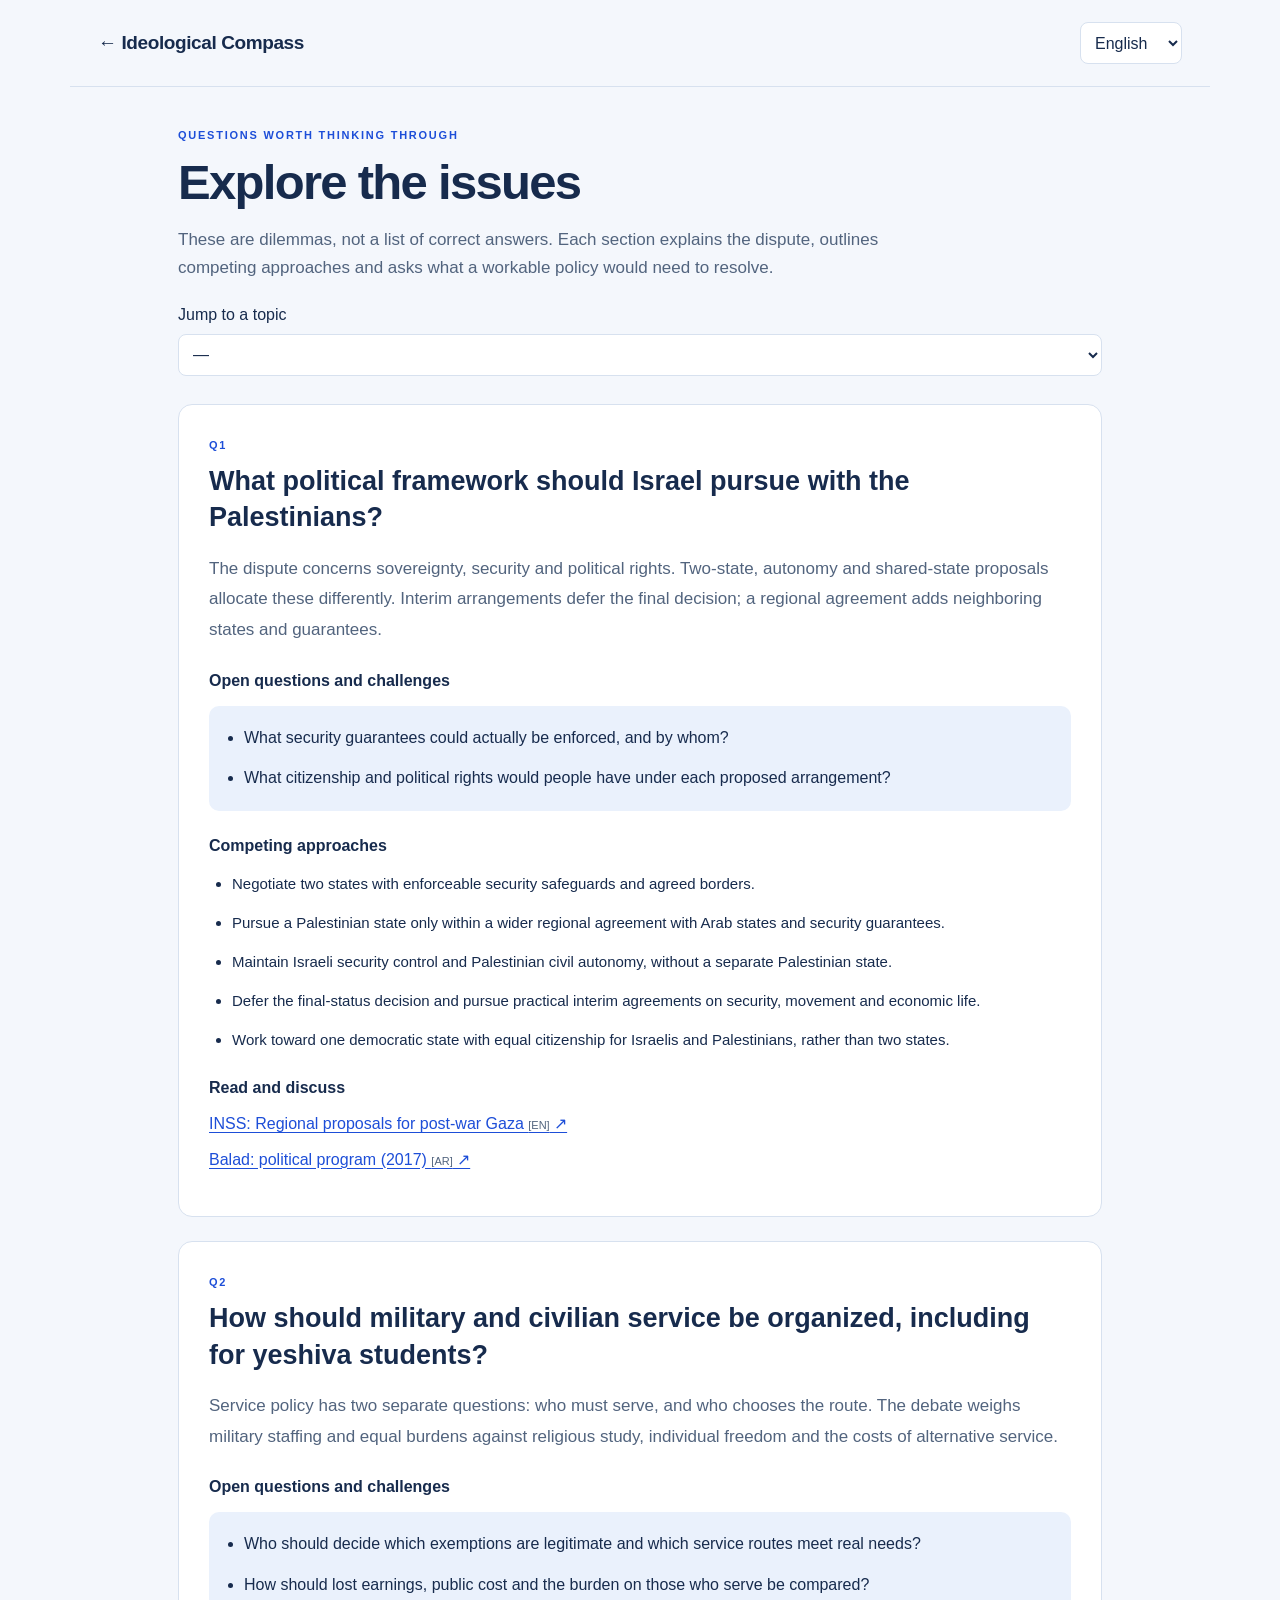
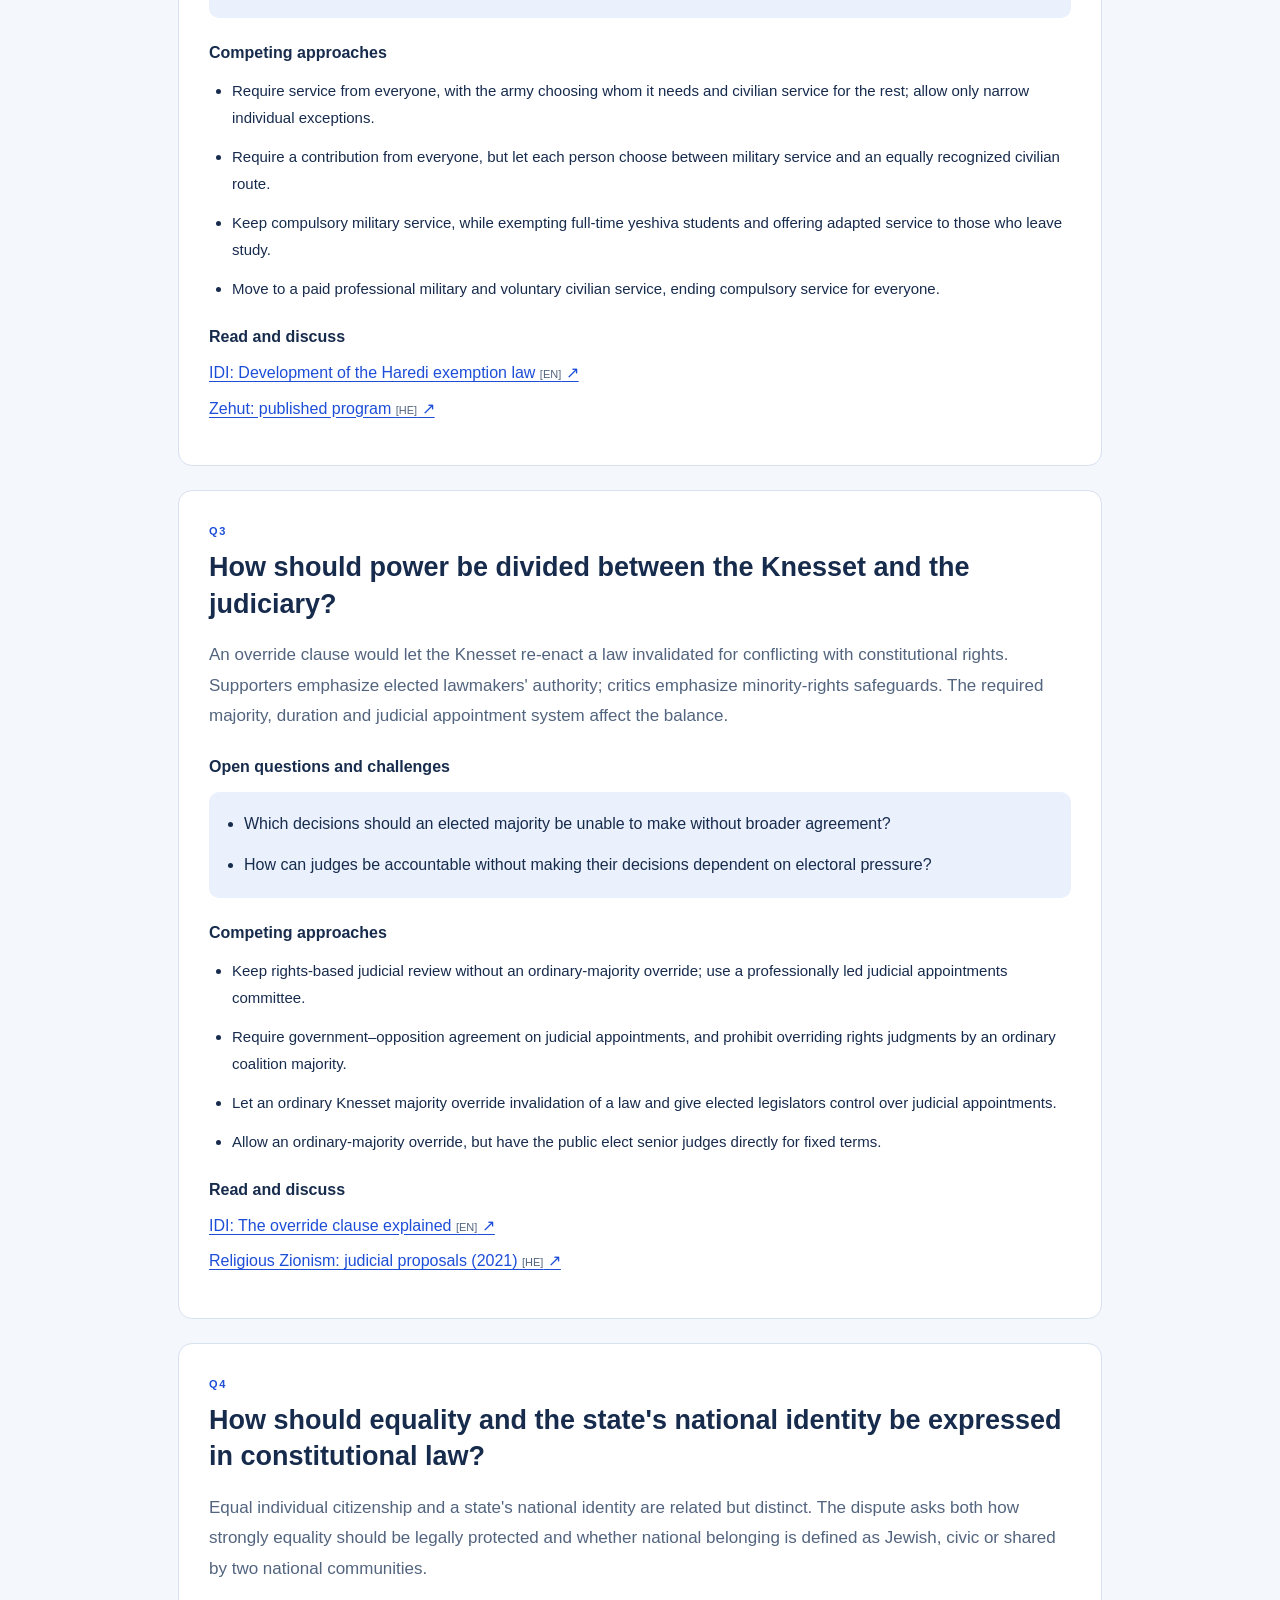
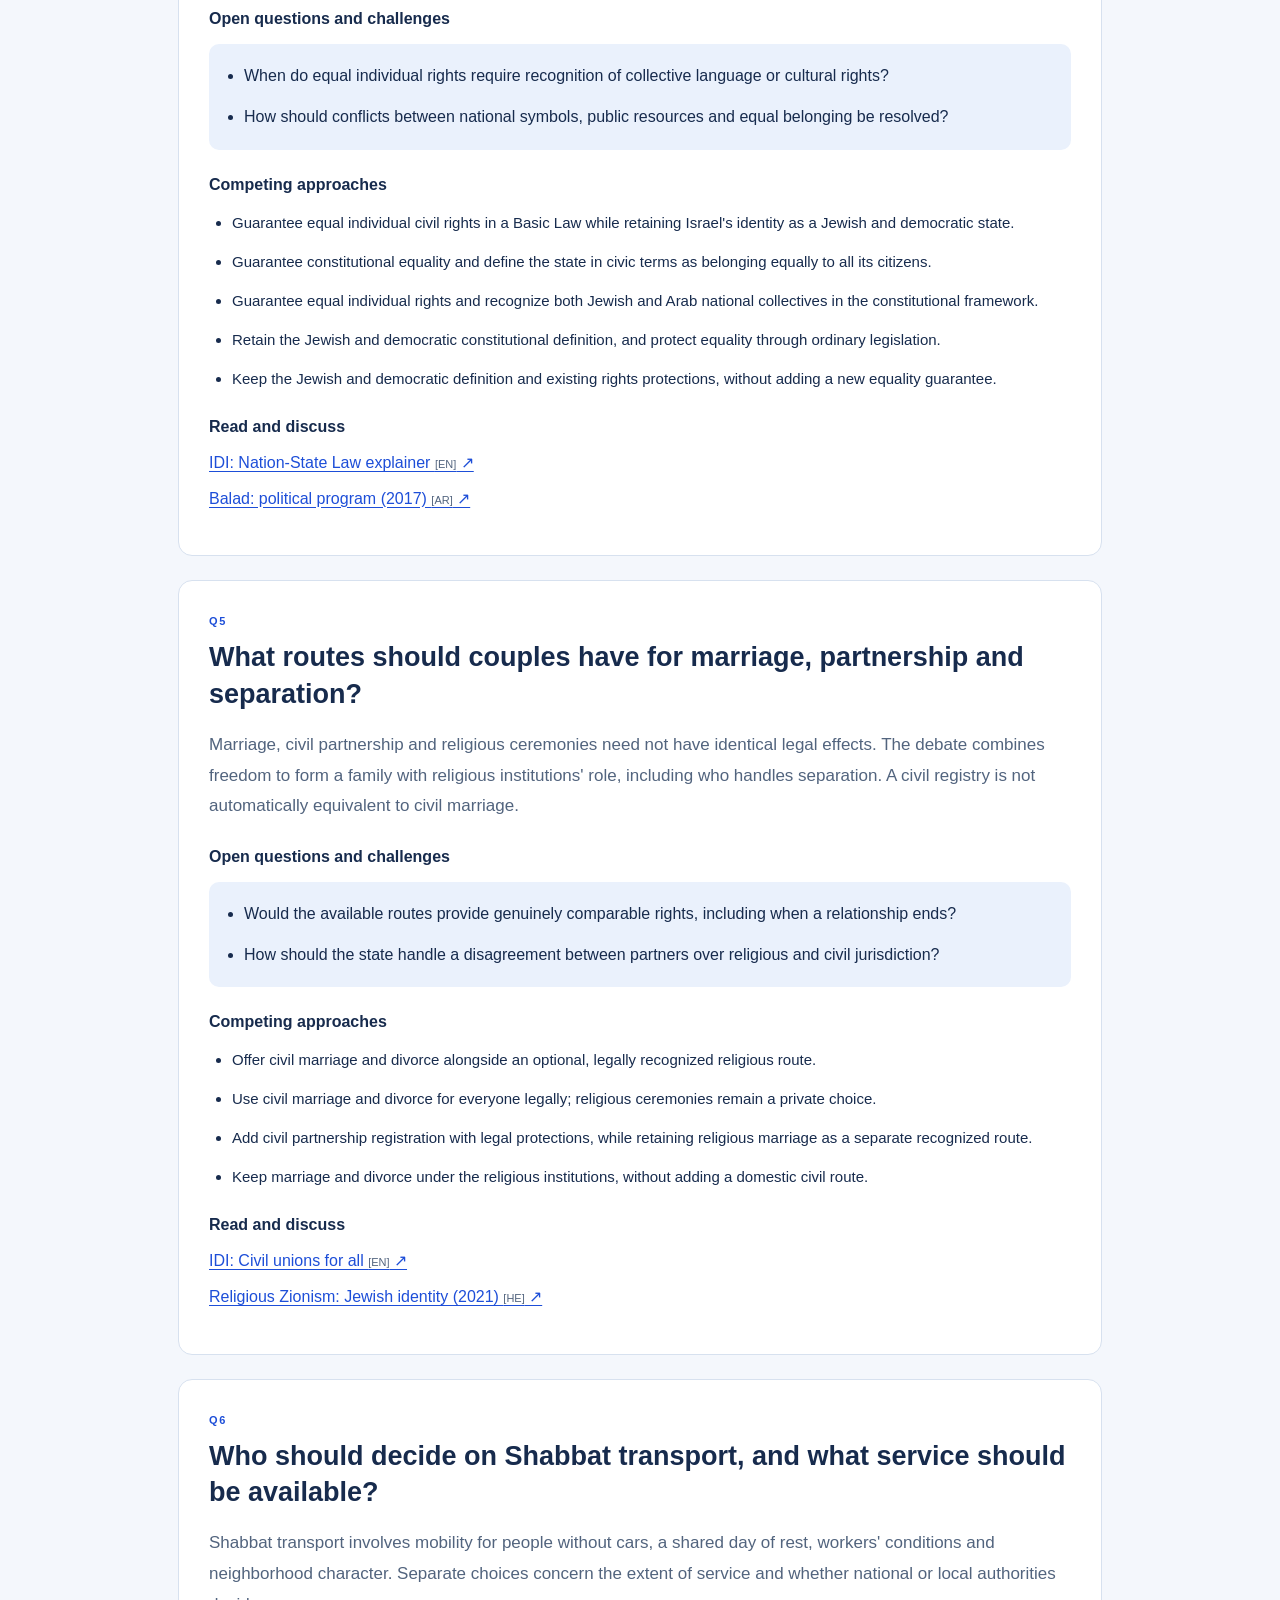
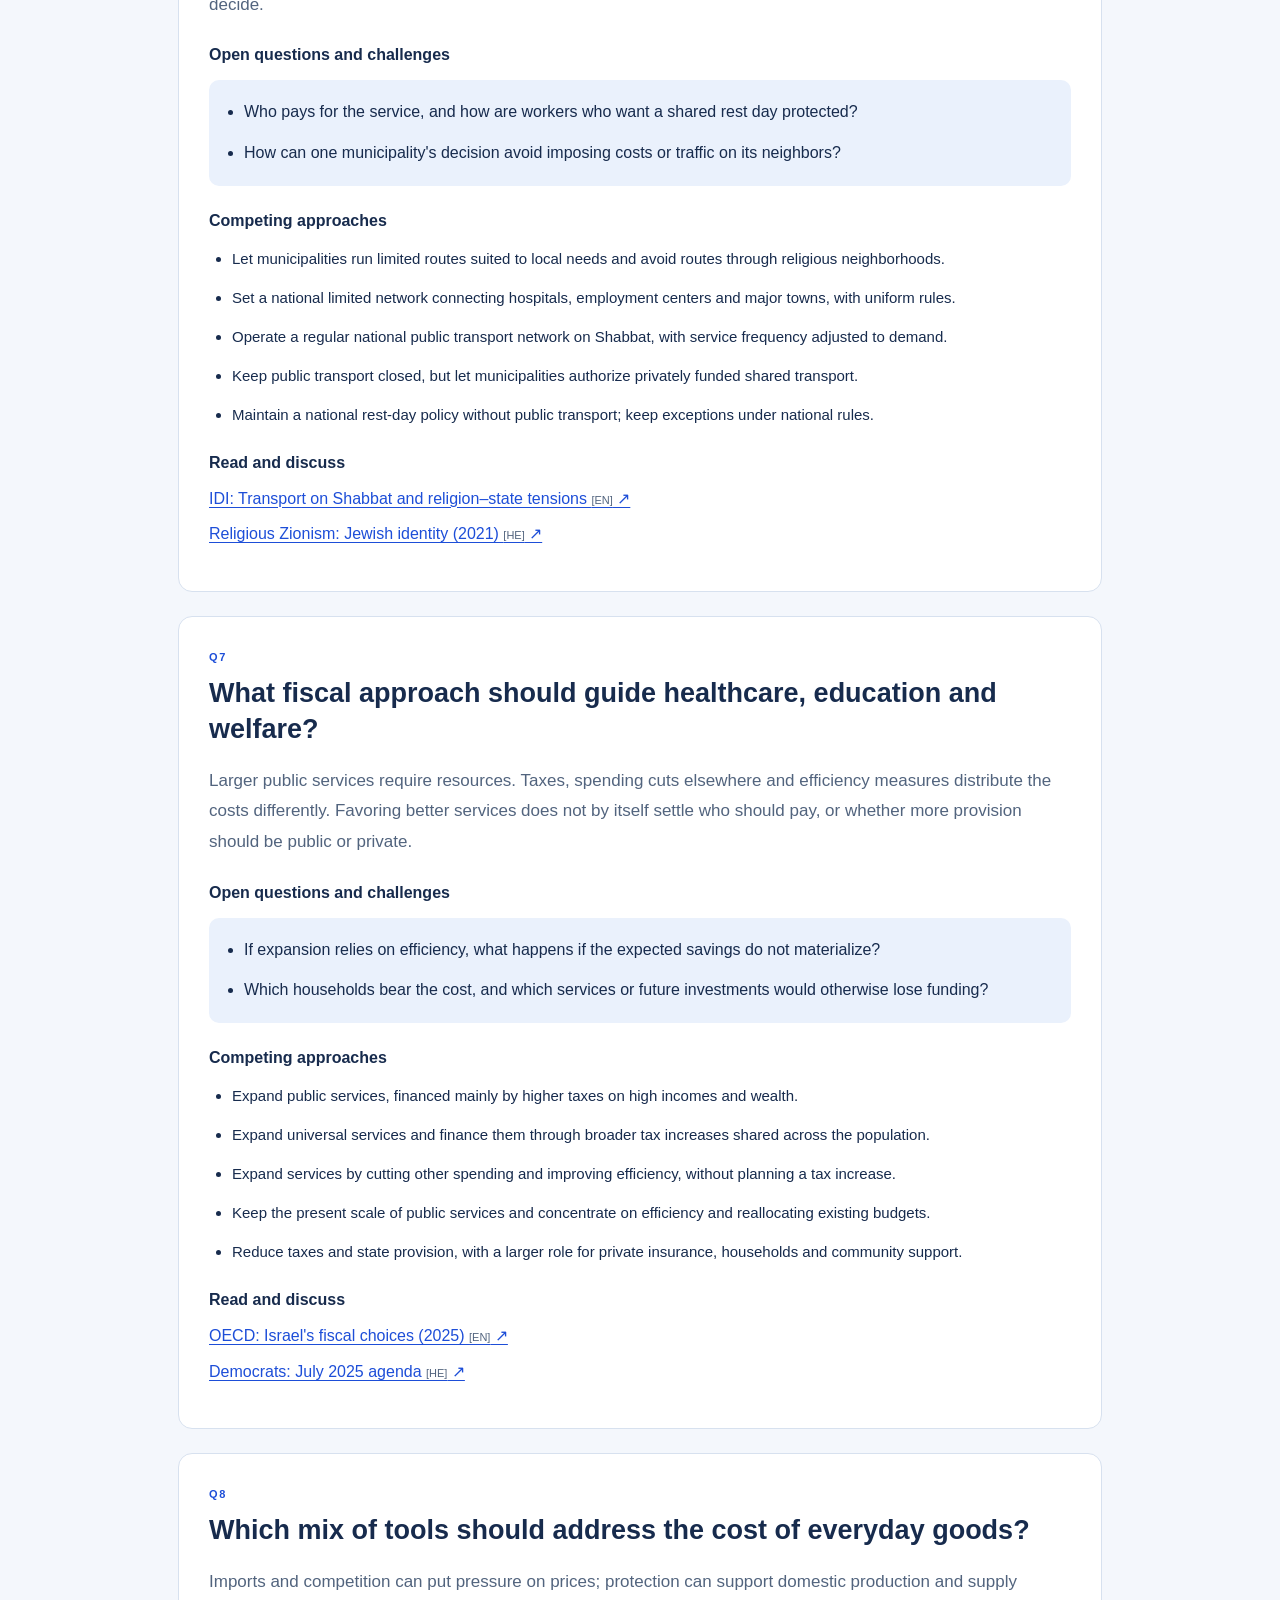
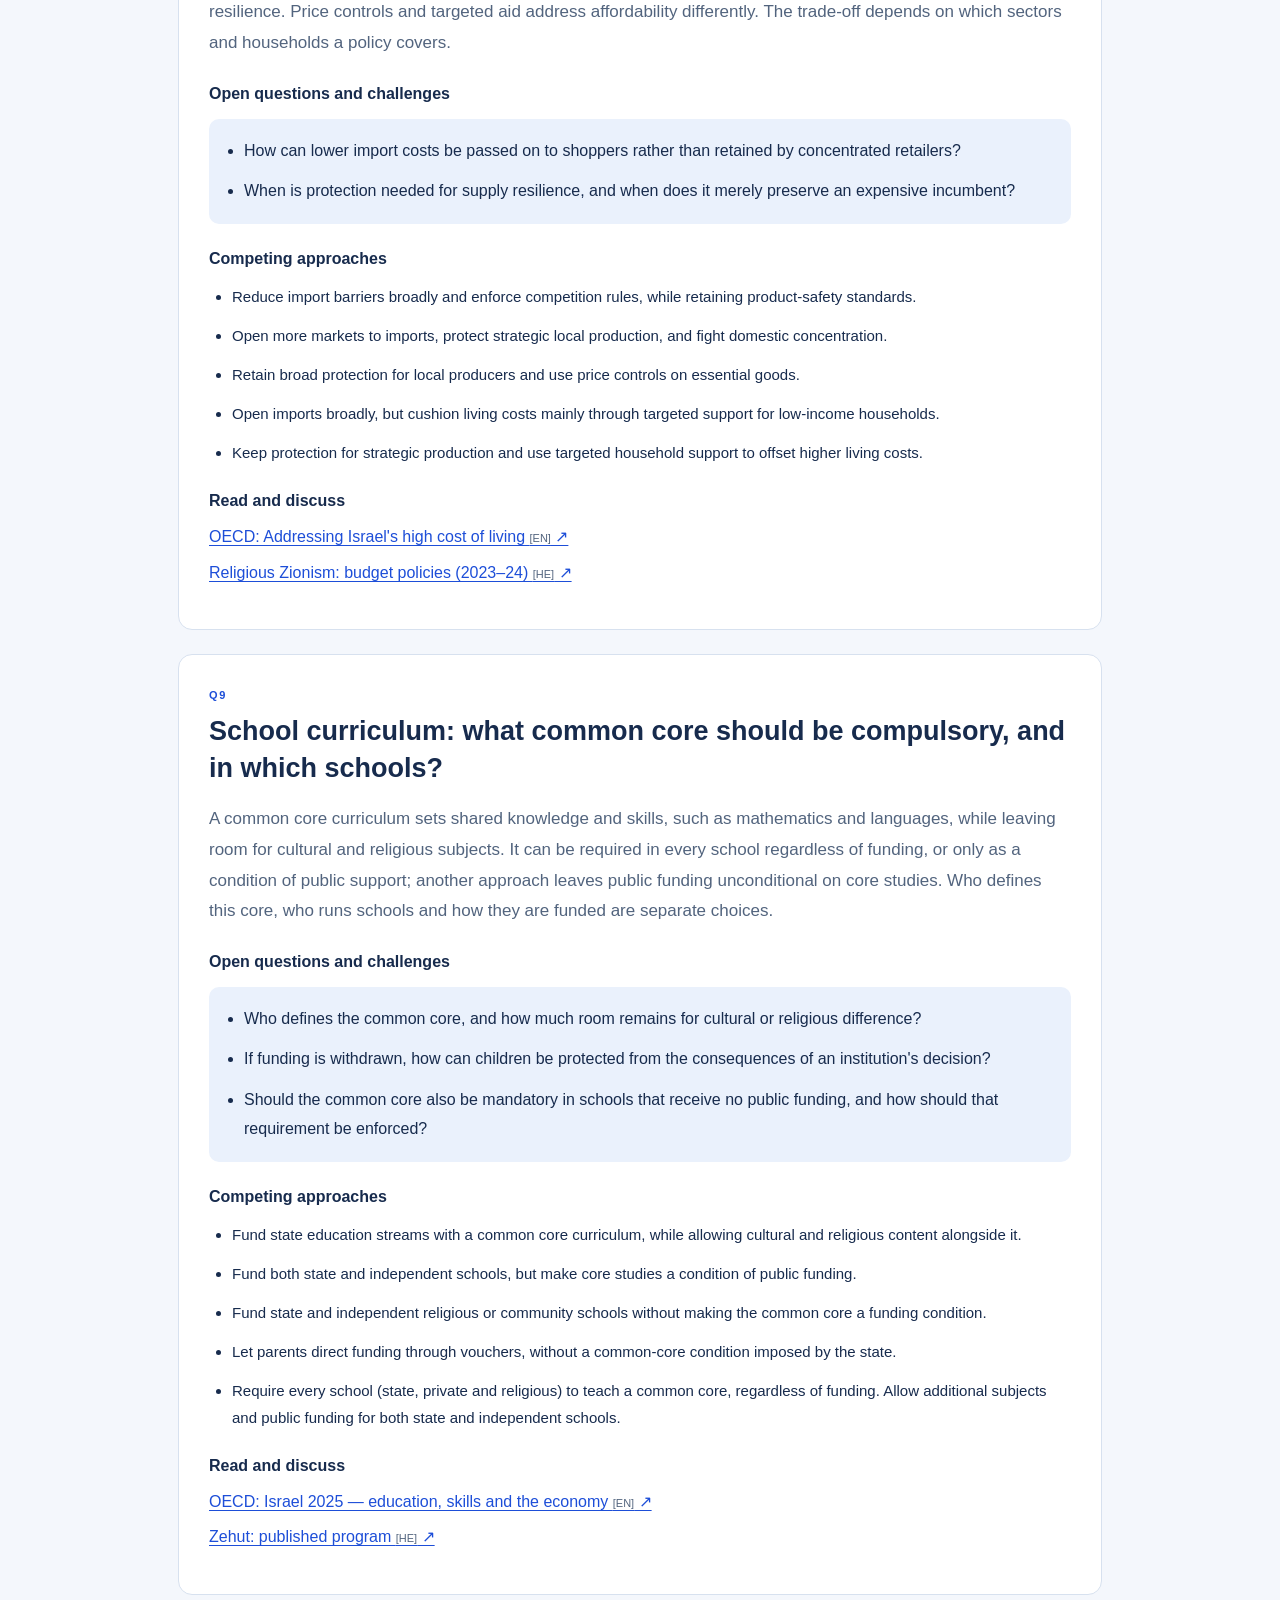
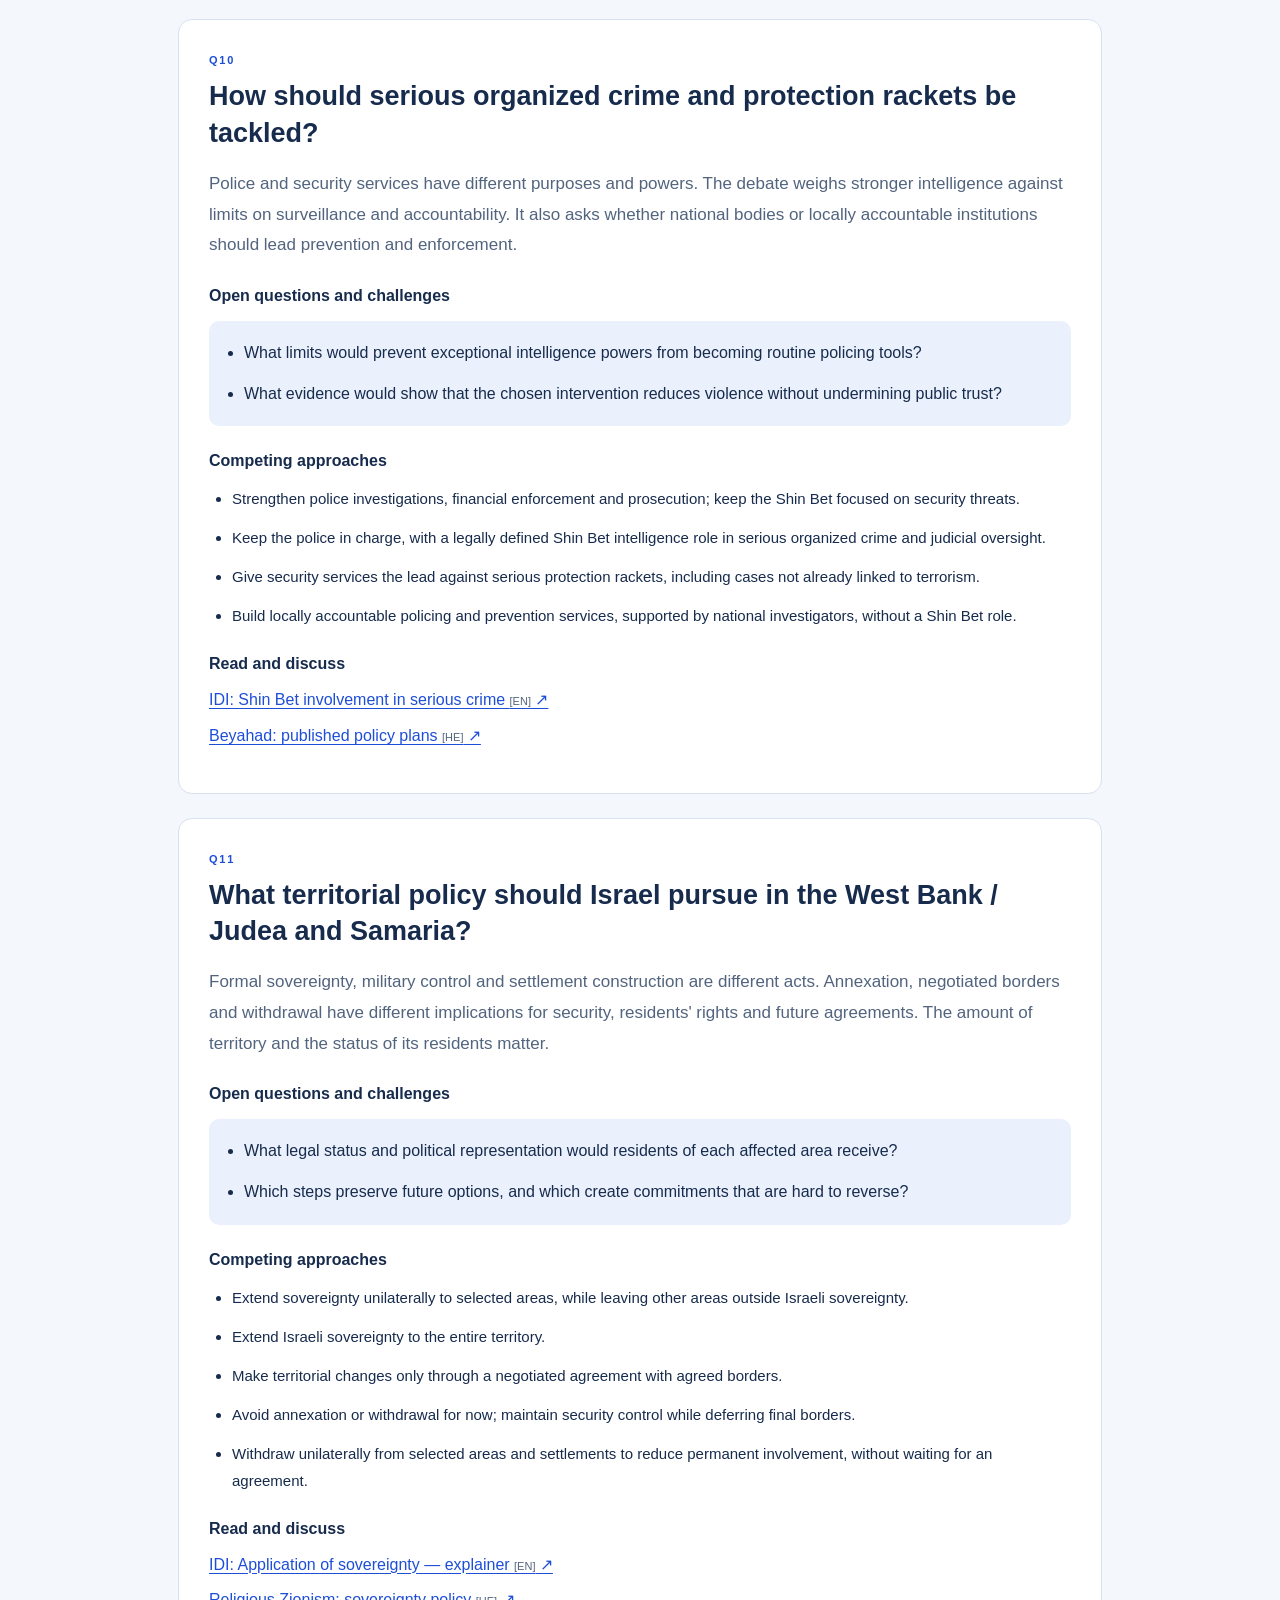
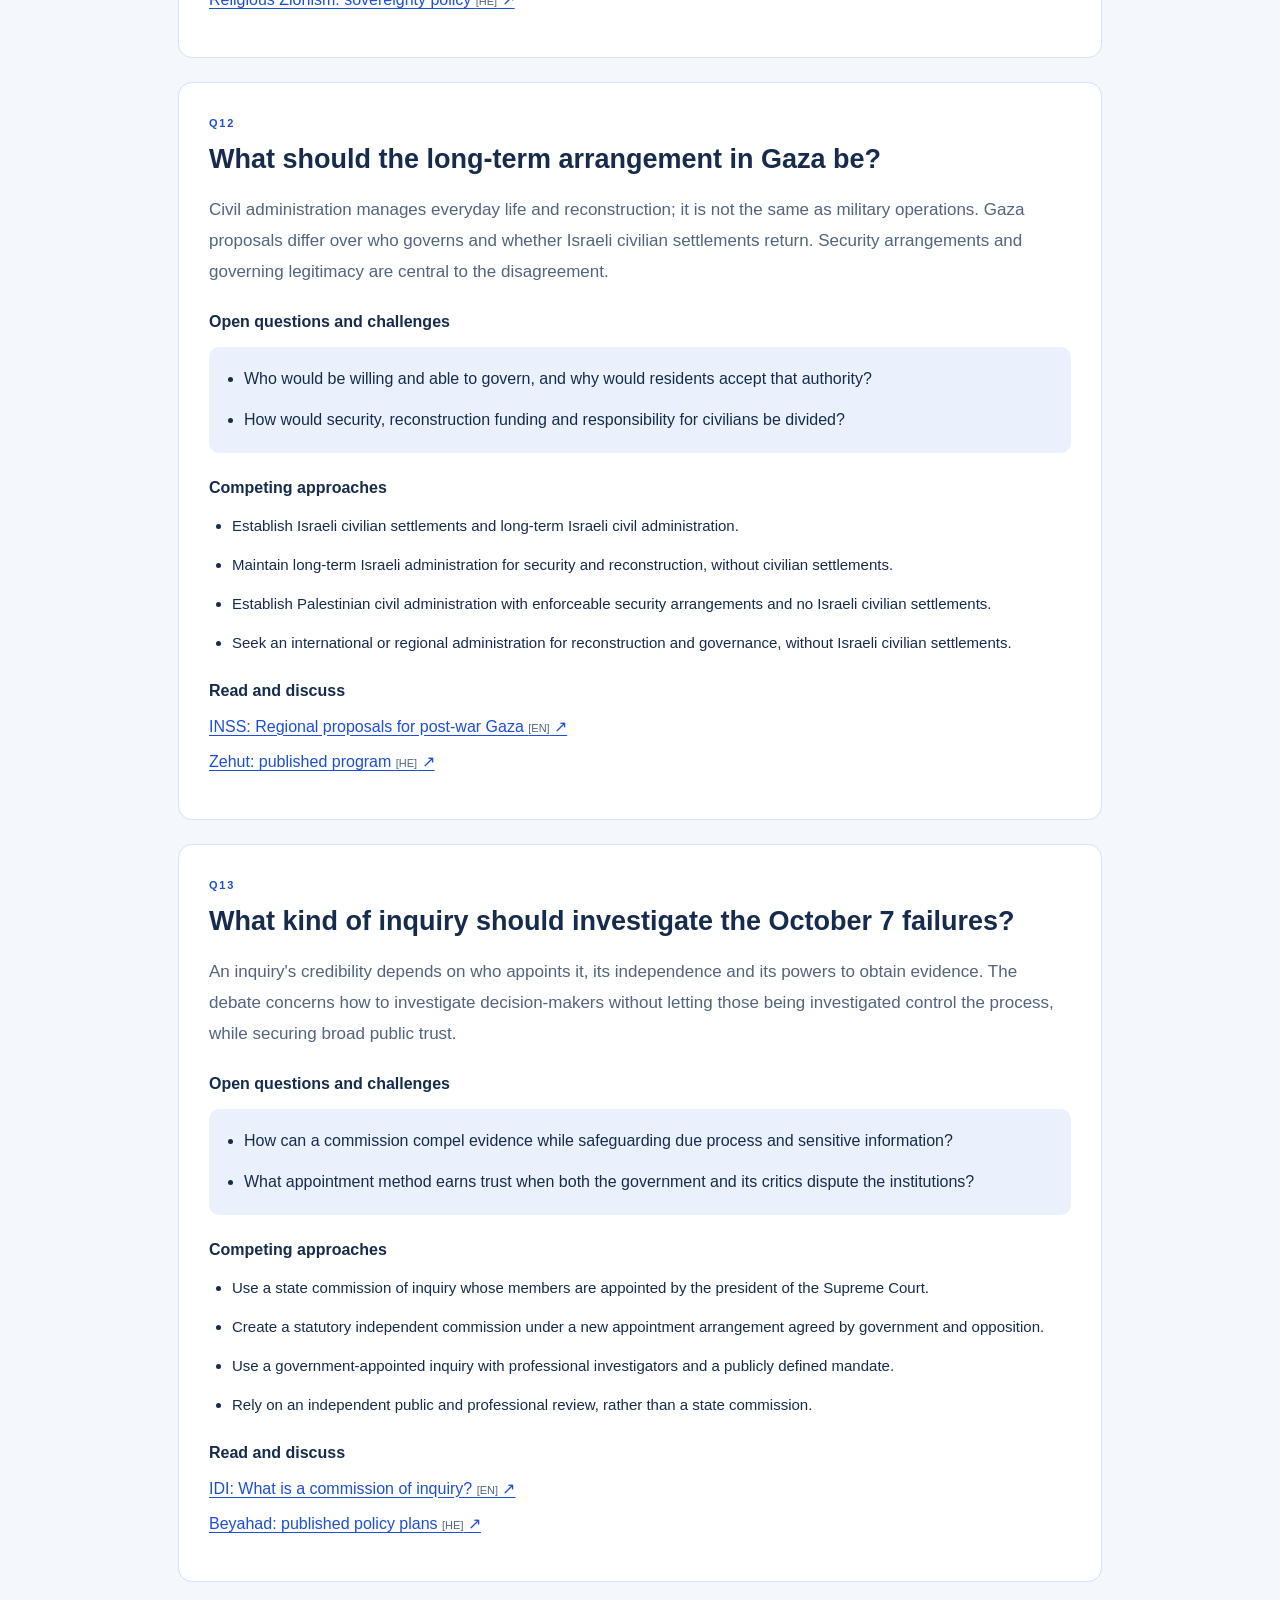
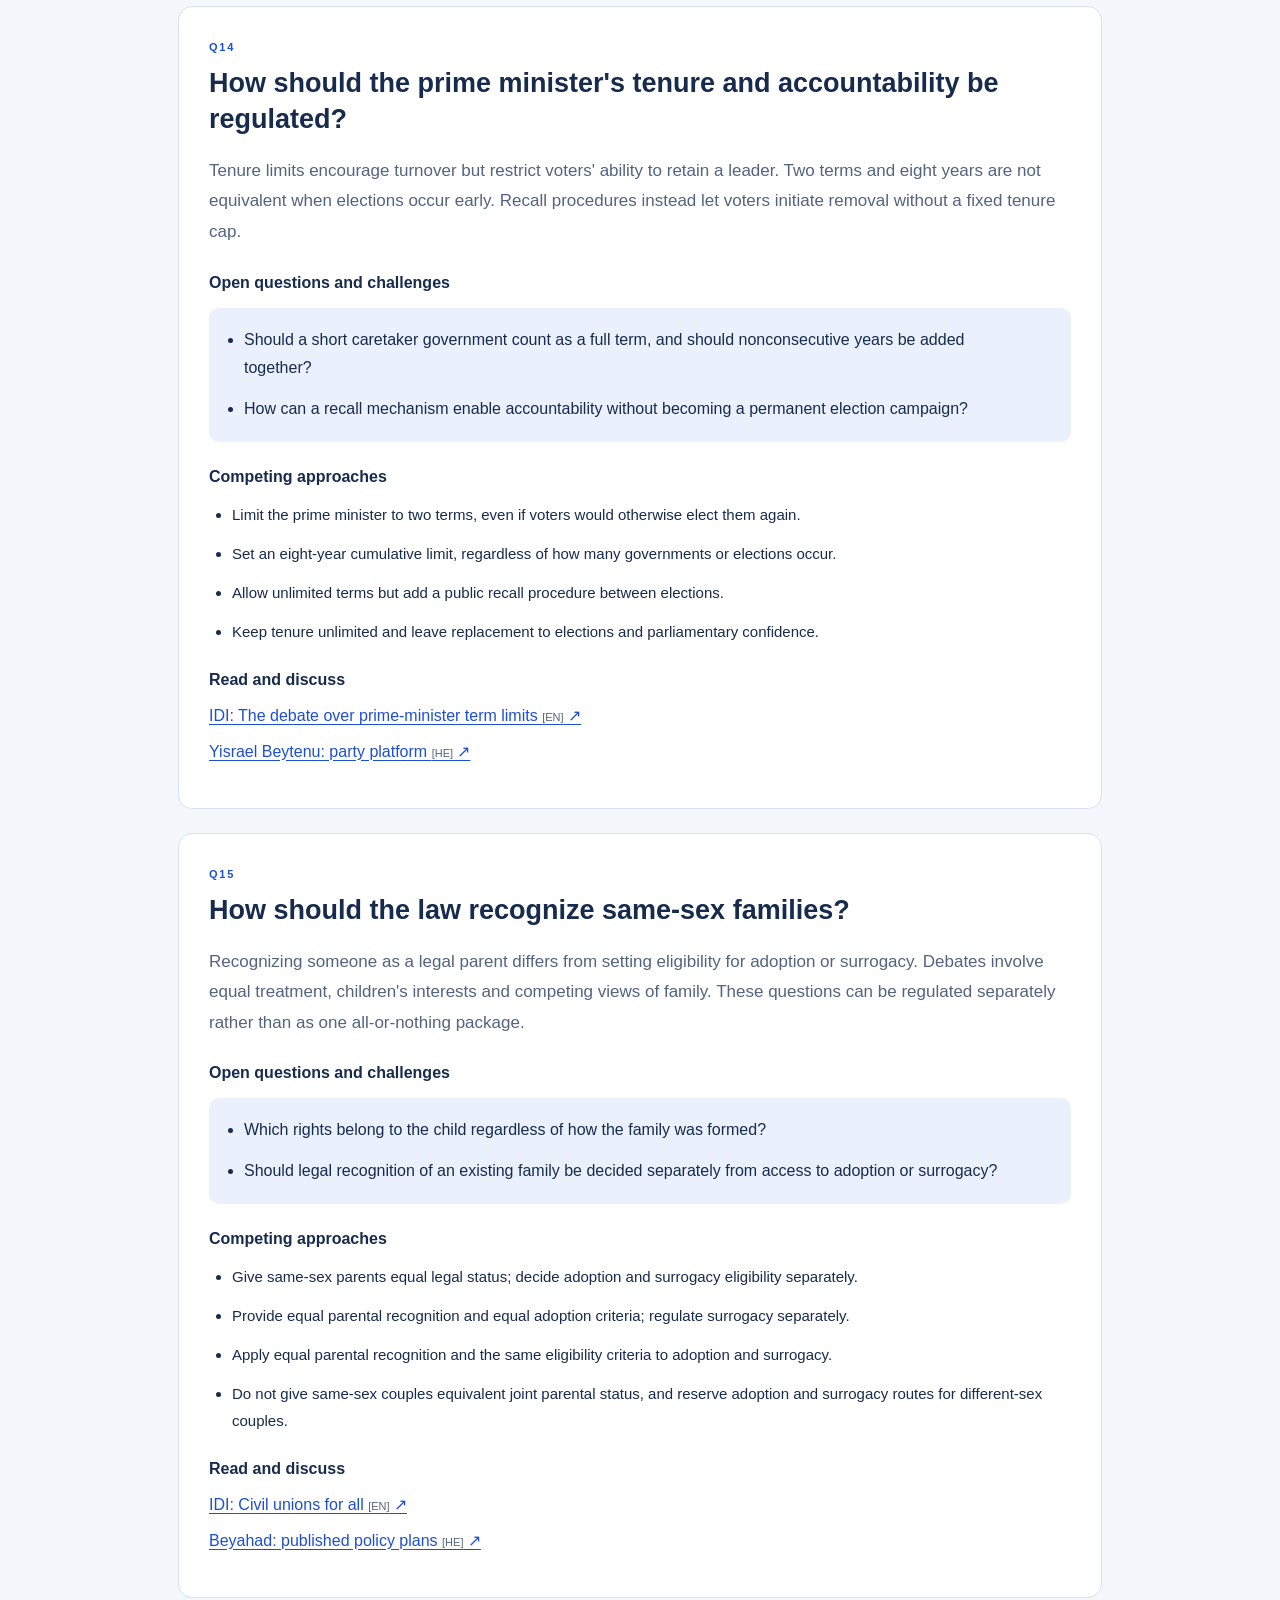
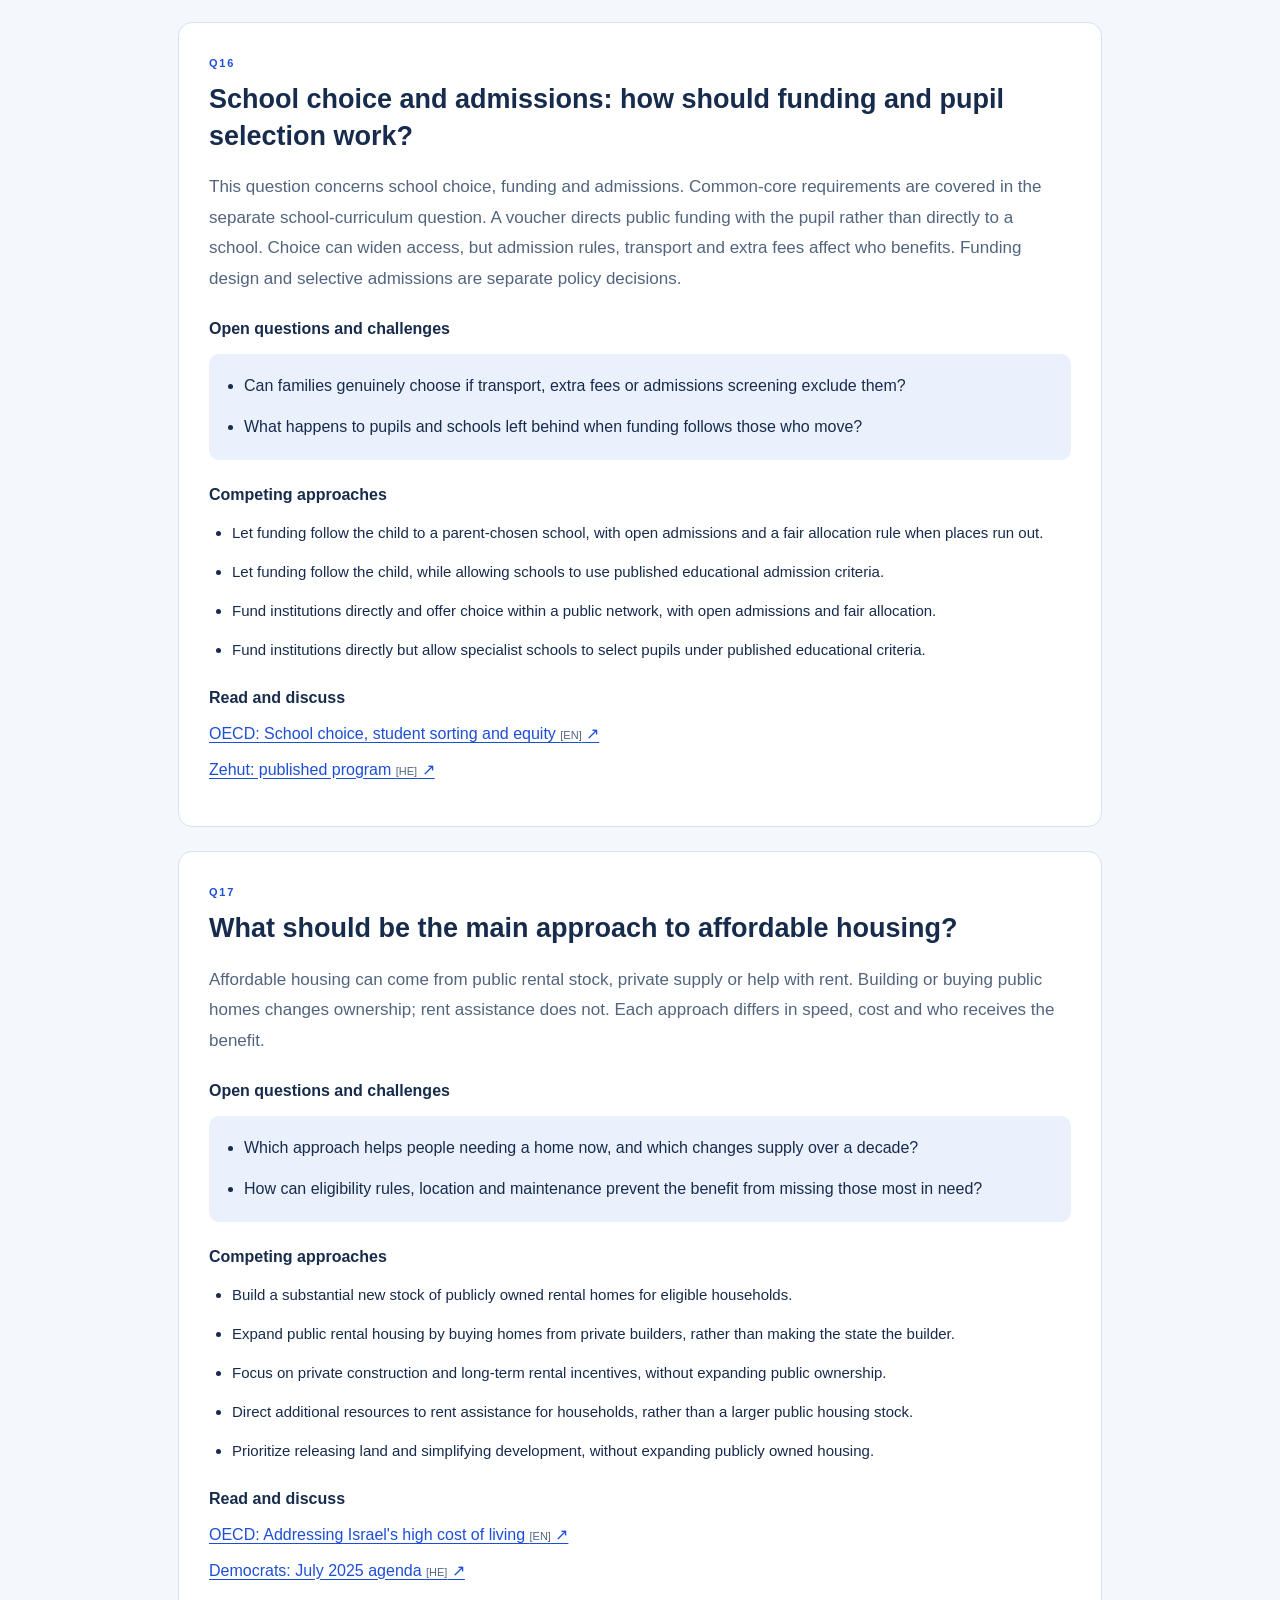
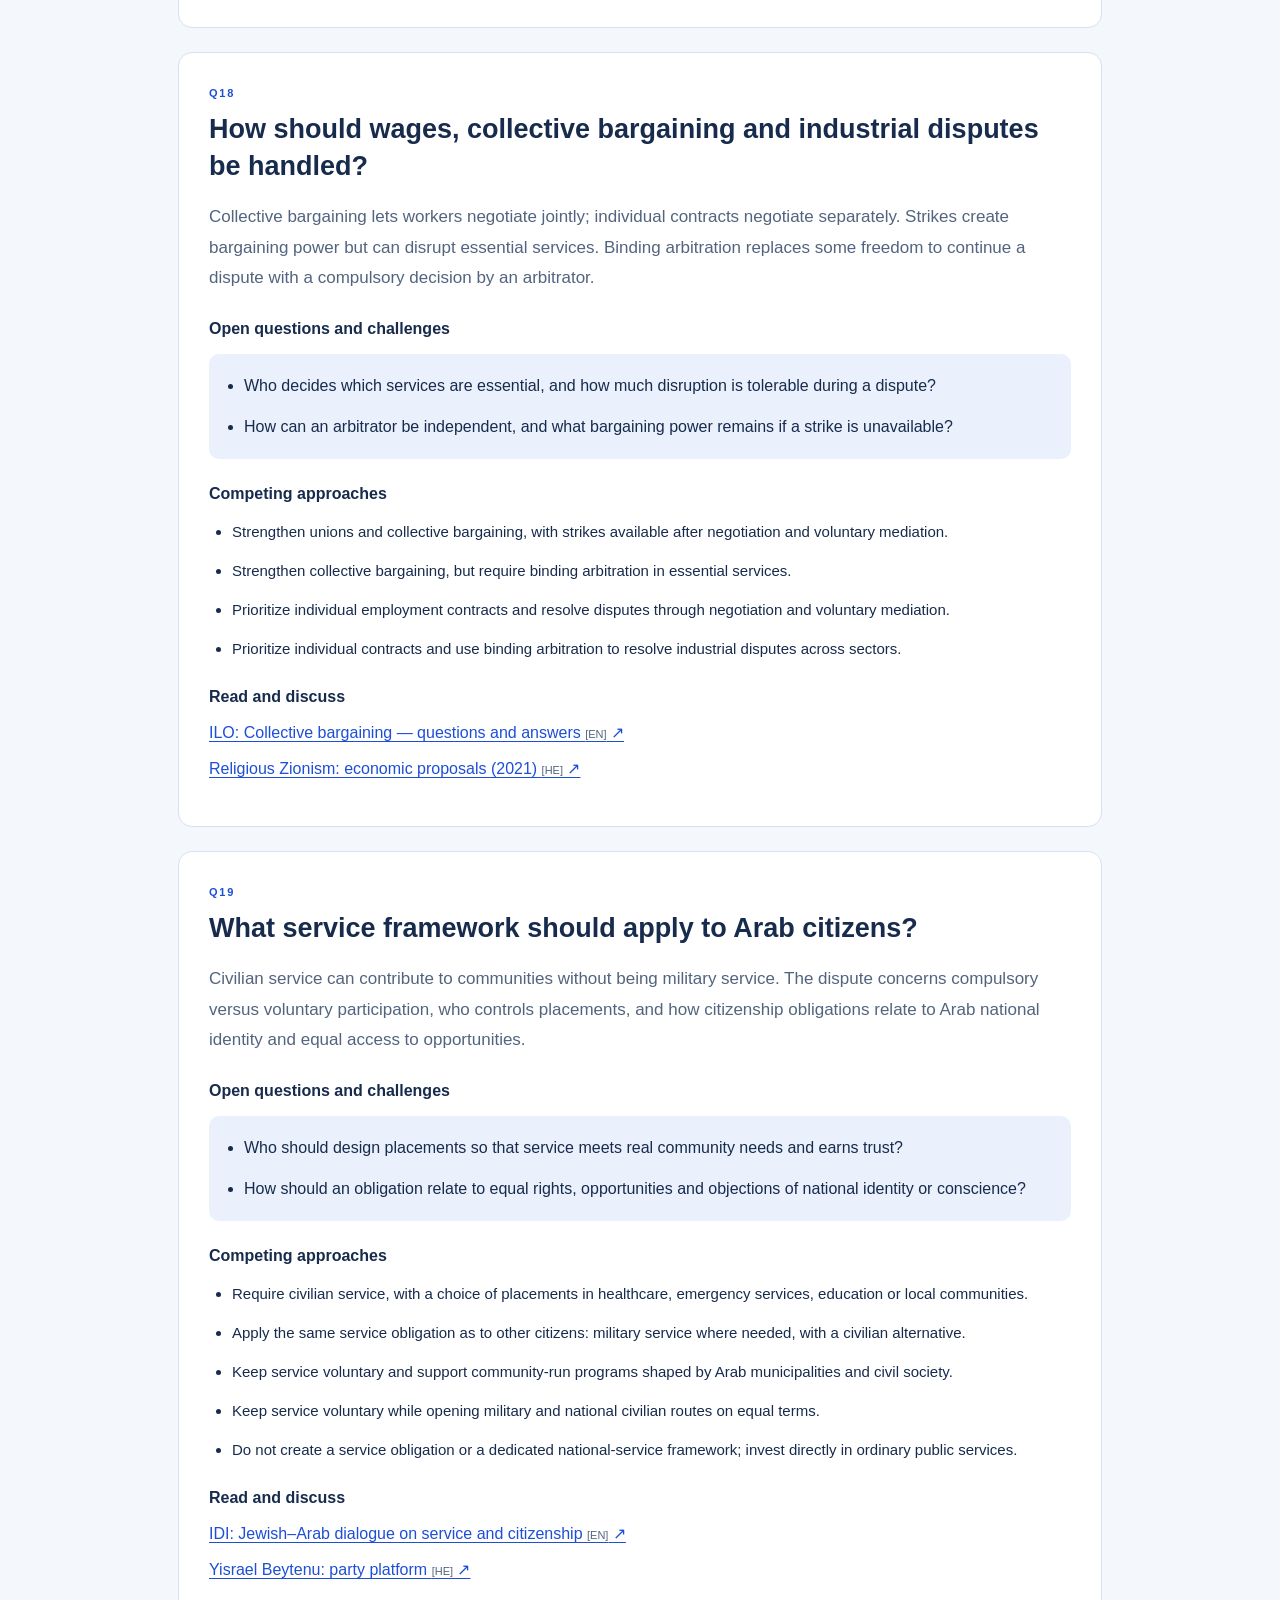
<file: issues.html>
<!doctype html>
<html lang="en" dir="ltr">
<head><meta charset="utf-8"><meta name="theme-color" content="#1d4ed8"><meta name="viewport" content="width=device-width,initial-scale=1,viewport-fit=cover"><title>Explore the issues</title><style>:root{font-family:Inter,-apple-system,BlinkMacSystemFont,"Segoe UI",Arial,sans-serif;color:#172b4d;background:#f4f7fc;font-synthesis:none;--accent:#1d4ed8;--line:#d7e1ef;--muted:#52647e}*{box-sizing:border-box}body{margin:0}button,input{font:inherit}button{cursor:pointer;border:1px solid var(--line);background:#fff;color:inherit;border-radius:9px;padding:10px 15px;min-height:42px}button:hover{border-color:var(--accent);background:#edf4ff}button:focus-visible,a:focus-visible,summary:focus-visible,input:focus-visible{outline:3px solid #3b82f6;outline-offset:4px}button:disabled{opacity:.45;cursor:default}button[aria-pressed=true],button.primary{background:var(--accent);color:#fff;border-color:var(--accent)}a{color:var(--accent);text-underline-offset:3px}.topbar{max-width:1140px;margin:auto;padding:22px 28px;display:flex;align-items:center;justify-content:space-between;border-bottom:1px solid var(--line)}.brand{text-decoration:none;color:#172b4d;font-weight:750;font-size:19px;letter-spacing:-.4px}.top-actions{display:flex;gap:14px;align-items:center}.badge{font-size:11px;letter-spacing:.07em;text-transform:uppercase;color:#78623a;background:#efe7d6;border-radius:30px;padding:7px 11px}main{max-width:1000px;margin:auto;padding:0 28px 30px}.intro{padding:42px 0 24px;max-width:770px}.eyebrow{font-size:11px;font-weight:750;letter-spacing:.16em;text-transform:uppercase;color:var(--accent);margin:0 0 14px}h1{font-size:clamp(32px,5vw,49px);line-height:1.12;letter-spacing:-1.7px;margin:0 0 16px;font-weight:700}.intro>p:last-child{font-size:17px;line-height:1.65;color:var(--muted);margin:0}.toolbar{display:flex;gap:16px;align-items:center;justify-content:space-between;padding:16px 0}.segments,.toolbar-actions{display:flex;gap:7px}.progress-line{display:flex;justify-content:space-between;gap:14px;font-size:12px;color:var(--muted);margin:12px 0 7px}progress{display:block;width:100%;height:5px;border:0;border-radius:6px;overflow:hidden;background:#dce5f3}progress::-webkit-progress-bar{background:#dce5f3}progress::-webkit-progress-value{background:var(--accent)}progress::-moz-progress-bar{background:var(--accent)}.tabs{display:flex;gap:8px;margin:26px 0 20px}.tabs button{border-radius:30px;min-width:135px}.question{background:#fff;border:1px solid var(--line);border-radius:14px;margin-bottom:16px;padding:24px}.question-meta{display:flex;gap:10px;align-items:center;margin-bottom:12px;font-size:11px;font-weight:700;color:var(--accent);text-transform:uppercase;letter-spacing:.07em}.question-number{display:inline-grid;place-items:center;background:#eaf1fc;border-radius:6px;padding:5px 7px;min-width:31px}.question fieldset{padding:0;border:0;margin:0;min-width:0}.question legend{font-size:19px;line-height:1.5;font-weight:600;margin-bottom:18px;padding:0;max-width:100%}.choices{display:grid;grid-template-columns:repeat(5,1fr);gap:7px}.choice{position:relative;display:flex;align-items:center;justify-content:center;text-align:center;cursor:pointer;border:1px solid var(--line);border-radius:8px;min-height:58px;padding:9px;font-size:13px;line-height:1.35}.choice:has(input:checked){background:#e8f0fe;border-color:var(--accent);box-shadow:inset 0 0 0 1px var(--accent);color:#17438e}.choice:has(input:focus-visible){outline:3px solid #3b82f6;outline-offset:3px}.choice input{position:absolute;opacity:0;width:1px;height:1px}.choice.skip{grid-column:1/-1;justify-self:start;border:0;min-height:32px;padding:5px 8px;color:var(--muted);margin-top:2px}.question details{margin-top:9px;font-size:12px;color:var(--muted)}summary{cursor:pointer;padding:6px 0}details p{line-height:1.6}.finish{display:flex;justify-content:space-between;align-items:center;gap:20px;margin:24px 0}.finish p{max-width:550px;font-size:13px;color:var(--muted);line-height:1.6}.primary{font-weight:650;padding:14px 25px}.result-heading{display:flex;justify-content:space-between;align-items:center;gap:15px;margin:27px 0 20px}.result-heading h2{font-size:29px;letter-spacing:-.7px;margin:0 0 8px}.result-heading p{margin:0;color:var(--muted);font-size:14px;line-height:1.6}.research-options{display:flex;flex-wrap:wrap;gap:12px 26px;background:#eaf1fc;border:1px solid var(--line);border-radius:10px;padding:17px;font-size:13px}.research-options label{display:flex;gap:9px;align-items:center;cursor:pointer}.research-options input{accent-color:var(--accent);width:17px;height:17px}.notice{border-inline-start:3px solid #6b9fdf;background:#eef4ff;padding:12px 16px;font-size:13px;line-height:1.6;color:#334c70}.result-card{background:#fff;border:1px solid var(--line);border-radius:12px;margin-bottom:13px;padding:21px}.result-main{display:flex;justify-content:space-between;align-items:flex-start;gap:18px}.result-main h3{font-size:19px;margin:0 0 8px}.result-meta{font-size:12px;color:var(--muted);line-height:1.6}.score{text-align:end;font-size:31px;font-weight:700;white-space:nowrap;color:var(--accent)}.score small{display:block;max-width:200px;white-space:normal;font-weight:500;font-size:11px;line-height:1.5;color:var(--muted)}.score.missing{font-size:13px;max-width:210px;white-space:normal;line-height:1.5;color:var(--muted);font-weight:500}.score.partial{color:#866823}.score-track{height:6px;background:#eaf0fa;border-radius:5px;margin:15px 0;overflow:hidden}.score-track span{display:block;height:100%;background:var(--accent)}.result-card>details{font-size:12px;margin-top:12px}.evidence{padding:15px 0;border-top:1px solid var(--line);line-height:1.6}.evidence h4{font-size:14px;font-weight:600;margin:0 0 8px}.evidence p{margin:6px 0;color:var(--muted)}.evidence .values{font-weight:650;color:#244b7b}.evidence a{margin-inline-end:14px;display:inline-block}.evidence-tag{font-size:11px;background:#edf2f9;border-radius:4px;padding:3px 6px}.bounds{font-size:12px;color:var(--muted);line-height:1.6}.method{border-top:1px solid var(--line);padding-top:15px;font-size:13px;line-height:1.7;margin-top:27px}.empty{padding:35px;border:1px dashed var(--line);text-align:center;line-height:1.7;color:var(--muted)}footer{border-top:1px solid var(--line);margin-top:40px;padding-top:22px;color:var(--muted);font-size:12px;line-height:1.7}[hidden]{display:none!important}[dir=rtl] h1{letter-spacing:-.6px}[dir=rtl] .eyebrow,[dir=rtl] .question-meta{letter-spacing:0}@media(max-width:650px){main{padding:0 17px 24px}.topbar{padding:17px}.top-actions{gap:7px}.badge{display:none}.intro{padding-top:29px}.toolbar{flex-direction:column;align-items:stretch}.segments button{flex:1}.toolbar-actions{justify-content:flex-end}.question{padding:18px}.question legend{font-size:17px}.choices{grid-template-columns:repeat(2,1fr)}.choice:nth-child(3){grid-column:1/-1;grid-row:3}.choice.skip{grid-row:4}.choice{min-height:50px}.finish{align-items:stretch;flex-direction:column}.finish p{margin-bottom:0}.progress-line{font-size:11px}.result-main{gap:12px}.result-card{padding:17px}.result-heading{align-items:flex-start}.score.missing{max-width:130px}.score small{max-width:145px}.research-options{flex-direction:column}.result-heading h2{font-size:25px}}

/* Policy packages need readable sentences, not a row of scale buttons. */
.choices{display:flex;flex-direction:column;gap:9px}
.choice{justify-content:flex-start;align-items:center;text-align:start;gap:13px;min-height:64px;padding:14px 16px;font-size:15px;line-height:1.55}
.option-letter{display:grid;place-items:center;flex:0 0 30px;height:30px;border:1px solid var(--line);border-radius:50%;font-size:12px;font-weight:700;color:var(--muted)}
.choice:has(input:checked) .option-letter{background:var(--accent);border-color:var(--accent);color:#fff}
.choice.skip{align-self:flex-start;min-height:34px;max-width:100%;font-size:13px}
.component{margin:12px 0;padding:12px 15px;background:#f3f6fc;border-radius:8px}
.component h5{font-size:13px;margin:0 0 7px}
.component .component-match{color:var(--accent);font-weight:650}
@media(max-width:650px){.choice{font-size:14px;padding:12px;gap:10px}.option-letter{flex-basis:25px;height:25px}.choice.skip{font-size:12px}.component{padding:11px}.question legend{font-size:19px}}
select{font:inherit;color:inherit;background:#fff;border:1px solid var(--line);border-radius:8px;padding:10px;max-width:100%;min-height:42px}
select:focus-visible{outline:3px solid #3b82f6;outline-offset:3px}
.intro>a{display:inline-block;margin-top:17px;font-size:14px}
.help-wrap{position:relative;margin-inline-start:auto;text-transform:none;letter-spacing:normal}
.help-button{padding:0;min-height:28px;width:28px;height:28px;border-radius:50%;font-size:16px;font-weight:700}
.issue-tooltip{position:absolute;z-index:5;inset-inline-end:0;top:36px;width:min(440px,calc(100vw - 72px));background:#17386b;color:#fff;padding:18px;border-radius:12px;box-shadow:0 10px 30px #132f5730;font-size:14px;line-height:1.65;font-weight:400}
.issue-tooltip::before{content:'';position:absolute;top:-12px;inset-inline:0;height:14px}
.issue-tooltip a{display:block;color:#d6e6ff;font-weight:650;margin-top:12px}
.reading-links{display:flex;flex-direction:column;gap:10px;margin:14px 0;line-height:1.6}
.reading-links bdi{font-size:11px;white-space:nowrap;color:var(--muted)}
.explore-issue{display:inline-block;margin-top:12px;font-size:13px}
.overlap-details{color:var(--muted);margin-top:15px}
.table-scroll{max-width:100%;overflow:auto}.overlap-table{border-collapse:collapse;margin-top:10px;width:100%;max-width:470px;font-size:12px;font-variant-numeric:tabular-nums}
.overlap-table caption{text-align:start;padding:8px 0;font-weight:650}.overlap-table td,.overlap-table th{padding:9px;border:1px solid var(--line);text-align:center}.overlap-table th{background:#eaf1fc}
.replacement:empty{display:none}.replacement{padding:14px;background:#edf3fc;border-radius:8px;margin:12px 0;font-size:13px;line-height:1.6}
.replacement-label{display:block;margin-bottom:8px}.replacement-controls{display:flex;gap:8px}.replacement-controls select{flex:1;min-width:0;width:0}.replacement-controls button{flex-shrink:0}
.no-spares{margin:0}.evidence-gap{font-size:13px;line-height:1.6;color:var(--muted);background:#eef3fb;border-radius:7px;padding:12px}.evidence-gap button{font-size:12px;margin-top:8px;display:block}
.question-match{font-size:13px}.issues-page{max-width:980px}#contents{display:flex;flex-direction:column;gap:10px;margin:0 0 28px}#topic-jump{width:100%}
.coverage-note{font-size:13px;line-height:1.7;color:var(--muted);margin:16px 0 22px}
.question-importance{display:grid;grid-template-columns:minmax(0,1fr) auto;align-items:center;gap:8px 16px;border-bottom:1px solid var(--line);margin:0 0 16px;padding-bottom:16px;font-size:13px;line-height:1.5}.question-importance label{font-weight:600}.question-importance small{grid-column:1/-1;color:var(--muted);font-size:12px}.importance-select{width:210px}
@media(max-width:650px){.question-importance{grid-template-columns:minmax(0,1fr)}.importance-select{width:100%}}
.issue-section{scroll-margin-top:20px;padding:30px;background:white;border:1px solid var(--line);border-radius:14px;margin:24px 0}.issue-section h2{font-size:27px;line-height:1.35;margin:10px 0 18px}.issue-section h3{font-size:16px;margin:26px 0 12px}.issue-introduction{font-size:17px;line-height:1.8;color:var(--muted)}.open-questions{background:#eaf1fc;border-radius:10px;padding:18px 35px;line-height:1.8}.open-questions li+li,.approach-list li+li{margin-top:12px}.approach-list{font-size:15px;line-height:1.8;padding-inline-start:23px}
@media(max-width:650px){.replacement-controls{flex-direction:column}.replacement-controls select{width:100%}.issue-section{padding:20px}.issue-section h2{font-size:22px}.issue-introduction{font-size:16px}.topbar{gap:10px}.brand{font-size:17px}.top-actions{min-width:0}.top-actions select{max-width:125px}}

.change-question-control{display:flex;align-items:center;gap:10px;flex-wrap:wrap}.change-question-control small{font-size:12px;color:var(--muted)}.change-question{font-size:13px}
.topic-list{list-style:none;display:flex;flex-wrap:wrap;gap:8px 20px;padding:0;margin:0 0 20px;font-size:14px;line-height:1.6;color:var(--muted)}.topic-list li::before{content:'•';color:var(--accent);margin-inline-end:8px}.topbar .brand{min-width:0;line-height:1.35}.top-actions{flex-shrink:0}
.question-navigation{display:flex;align-items:center;justify-content:space-between;gap:16px;margin-bottom:14px;scroll-margin-top:16px}.question-navigation span{font-size:14px;color:var(--muted);font-weight:600}.step-actions{flex-shrink:0}.question legend:focus{outline:none}
@media(max-width:650px){.step-actions button{width:100%}.step-actions{width:100%}}

#subtitle{white-space:pre-line}

/* Phone layouts keep text readable and controls large enough to tap. */
html{-webkit-text-size-adjust:100%;text-size-adjust:100%}
.question-domain{min-width:0;overflow-wrap:anywhere}
.question-number,.help-wrap{flex-shrink:0}
.reading-links a,.evidence a{overflow-wrap:anywhere}
@media(max-width:650px){
  main{padding:0 max(14px,env(safe-area-inset-right)) max(24px,env(safe-area-inset-bottom)) max(14px,env(safe-area-inset-left))}
  .topbar{padding:12px max(14px,env(safe-area-inset-right)) 12px max(14px,env(safe-area-inset-left));gap:12px}
  .topbar .brand{font-size:16px;letter-spacing:0}
  button,select{min-height:48px;font-size:16px;touch-action:manipulation}
  #language{width:112px;padding:8px;flex-shrink:0}
  .intro{padding:24px 0 12px}
  h1{font-size:clamp(28px,8vw,36px);line-height:1.2;letter-spacing:-.6px;text-wrap:balance}
  .topic-list{gap:4px 16px;margin-bottom:16px;line-height:1.5}
  #subtitle{font-size:16px;line-height:1.6;color:var(--muted)}
  .intro>a{margin-top:8px;padding:10px 0;min-height:44px}
  .toolbar{gap:10px;padding:12px 0}
  .segments{width:100%}.segments button{min-width:0;padding:10px;line-height:1.4}
  .progress-line{flex-wrap:wrap;gap:4px 12px;line-height:1.5;font-size:12px}
  .tabs{margin:20px 0 14px}.tabs button{flex:1;min-width:0}
  .question-navigation{position:sticky;top:0;z-index:6;background:#f4f7fc;padding:8px 0;margin-bottom:8px;scroll-margin-top:0;border-bottom:1px solid var(--line)}
  .question-navigation span{text-align:end}
  .question{padding:16px;border-radius:12px}
  .question-meta{gap:8px;line-height:1.5;margin-bottom:12px}
  .help-button{width:44px;height:44px;min-height:44px}
  .issue-tooltip{top:50px;width:min(440px,calc(100vw - 64px));max-height:60vh;max-height:60dvh;overflow:auto;font-size:15px;padding:16px}
  .question legend{font-size:20px;line-height:1.45;margin-bottom:16px}
  .question-importance{gap:8px;font-size:14px}
  .question-importance small{font-size:13px;line-height:1.5}
  .choice{font-size:16px;line-height:1.55;padding:13px 12px;gap:10px;min-height:52px}
  .option-letter{flex:0 0 26px;height:26px}
  .choice>span:last-child{min-width:0;overflow-wrap:anywhere}
  .choice.skip{align-self:stretch;font-size:14px;min-height:44px;padding:10px 12px;background:#f3f6fc}
  .change-question-control{gap:6px}.change-question{width:100%;font-size:16px}
  .question summary,.result-card>details>summary,.method>summary{min-height:44px;padding:12px 0;font-size:14px;line-height:1.5}
  .explore-issue{display:block;min-height:44px;font-size:14px;padding:10px 0;line-height:1.5;margin-top:4px}
  .finish{gap:14px;margin:16px 0}.finish p{font-size:14px}
  .result-heading{flex-direction:column;align-items:stretch}.result-heading button{align-self:flex-start}
  .result-main{display:grid;grid-template-columns:minmax(0,1fr) minmax(88px,116px);gap:12px}
  .result-main>div:first-child{display:contents}
  .result-main h3{grid-column:1;grid-row:1;font-size:19px;line-height:1.4;overflow-wrap:anywhere}
  .result-meta{grid-column:1/-1;grid-row:2;font-size:13px}
  .score{grid-column:2;grid-row:1;font-size:32px;line-height:1.2}
  .score small{font-size:12px;margin-top:5px;max-width:none}
  .research-options{font-size:14px}.research-options label{align-items:flex-start;line-height:1.6}
  .research-options input{flex-shrink:0;width:20px;height:20px;margin-top:2px}
  .notice,.coverage-note,.evidence-gap{font-size:14px}
  .evidence-gap button{font-size:14px;max-width:100%}
  .evidence,.component{font-size:14px}.evidence h4{font-size:16px}
  .issue-section{padding:18px 16px}.issue-section h2{font-size:23px;overflow-wrap:anywhere}
  .open-questions{padding:16px;padding-inline-start:32px}
  .approach-list{font-size:16px}.reading-links{font-size:15px}
}
@media(prefers-reduced-motion:reduce){*{scroll-behavior:auto!important}}
@media(pointer:coarse){button,select{min-height:48px;font-size:16px}.help-button{width:44px;height:44px;min-height:44px}.issue-tooltip{top:50px}}
.choice{transition:background-color 140ms ease,border-color 140ms ease,color 140ms ease,box-shadow 140ms ease}
.choice.is-confirmed:has(input:checked){background:var(--accent);border-color:var(--accent);color:white;box-shadow:inset 0 0 0 1px var(--accent)}
.choice.is-confirmed:has(input:checked) .option-letter{background:white;color:var(--accent);border-color:white}
@media(prefers-reduced-motion:reduce){.choice{transition:none}}
.score-breakdown{font-size:13px;line-height:1.6;color:var(--muted);margin:12px 0}
.evidence .inference-note{background:#eef4ff;border-inline-start:3px solid var(--accent);padding:8px 10px}
</style></head>
<body>
<header class="topbar"><a class="brand" id="back" href="index.html">Ideological Compass</a><select id="language" aria-label="Language / שפה / Язык"><option value="en">English</option><option value="he">עברית</option><option value="ru">Русский</option></select></header>
<main class="issues-page"><section class="intro"><p class="eyebrow" id="eyebrow"></p><h1 id="title"></h1><p id="intro"></p></section><nav id="contents" aria-label="Topics"></nav><div id="issue-sections"></div><footer id="footer"></footer></main>
<script id="compass-data" type="application/json">{"questions": [{"id": "Q1", "short": true, "domain": "security", "en": "What political framework should Israel pursue with the Palestinians?", "he": "איזו מסגרת מדינית על ישראל לקדם ביחס לפלסטינים?", "dimensions": [{"id": "statehood", "en": "A separate Palestinian state", "he": "מדינה פלסטינית נפרדת", "weight": 1, "values": [{"id": "yes", "en": "Pursue a state with security conditions", "he": "לקדם מדינה בתנאי ביטחון", "ru": "Создание государства при соблюдении условий безопасности"}, {"id": "no", "en": "No separate Palestinian state", "he": "ללא מדינה פלסטינית נפרדת", "ru": "Без отдельного палестинского государства"}, {"id": "defer", "en": "Defer the final-status decision", "he": "לדחות הכרעה על הסדר הקבע", "ru": "Отложить решение об окончательном статусе"}], "ru": "Отдельное палестинское государство", "similarity": {"matrix": {"yes": {"yes": 1, "no": 0, "defer": 0.5}, "no": {"yes": 0, "no": 1, "defer": 0.5}, "defer": {"yes": 0.5, "no": 0.5, "defer": 1}}, "rationale": {"en": "Deferral leaves either final outcome open; accepting and rejecting a separate state are opposed.", "he": "דחיית ההכרעה משאירה את שתי התוצאות פתוחות; תמיכה במדינה נפרדת ושלילתה מנוגדות.", "ru": "Отсрочка оставляет открытыми оба исхода; поддержка и отрицание отдельного государства противоположны."}}}, {"id": "framework", "en": "Political framework", "he": "המסגרת המדינית", "weight": 1, "values": [{"id": "bilateral", "en": "Bilateral negotiated agreement", "he": "הסכם במשא ומתן ישיר", "ru": "Двустороннее соглашение"}, {"id": "regional", "en": "Regional agreement", "he": "הסדר אזורי", "ru": "Региональное соглашение"}, {"id": "autonomy", "en": "Autonomy under Israeli security control", "he": "אוטונומיה תחת שליטה ביטחונית ישראלית", "ru": "Автономия под израильским контролем безопасности"}, {"id": "interim", "en": "Interim arrangements", "he": "הסדרי ביניים", "ru": "Промежуточные договорённости"}, {"id": "shared", "en": "One shared democratic state", "he": "מדינה דמוקרטית משותפת", "ru": "Одно общее демократическое государство"}], "ru": "Политическая модель", "similarity": {"matrix": {"bilateral": {"bilateral": 1, "regional": 0.75, "autonomy": 0.25, "interim": 0.5, "shared": 0}, "regional": {"bilateral": 0.75, "regional": 1, "autonomy": 0.25, "interim": 0.5, "shared": 0}, "autonomy": {"bilateral": 0.25, "regional": 0.25, "autonomy": 1, "interim": 0.5, "shared": 0}, "interim": {"bilateral": 0.5, "regional": 0.5, "autonomy": 0.5, "interim": 1, "shared": 0}, "shared": {"bilateral": 0, "regional": 0, "autonomy": 0, "interim": 0, "shared": 1}}, "rationale": {"en": "Negotiated frameworks overlap strongly; interim arrangements share practical tools with several end-state models.", "he": "מסגרות של הסכם חופפות במידה רבה; להסדרי ביניים כלים משותפים עם כמה מודלים של הסדר קבע.", "ru": "Переговорные модели сильно пересекаются; временные договорённости разделяют практические инструменты с несколькими конечными моделями."}}}], "options": [{"id": "negotiated", "en": "Negotiate two states with enforceable security safeguards and agreed borders.", "he": "לנהל משא ומתן לשתי מדינות, עם הסדרי ביטחון ניתנים לאכיפה וגבולות מוסכמים.", "profile": {"statehood": "yes", "framework": "bilateral"}, "ru": "Вести переговоры о двух государствах с проверяемыми гарантиями безопасности и согласованными границами."}, {"id": "regional", "en": "Pursue a Palestinian state only within a wider regional agreement with Arab states and security guarantees.", "he": "לקדם מדינה פלסטינית רק כחלק מהסדר אזורי רחב עם מדינות ערב וערבויות ביטחוניות.", "profile": {"statehood": "yes", "framework": "regional"}, "ru": "Добиваться создания палестинского государства только в рамках более широкого регионального соглашения с арабскими странами и гарантиями безопасности."}, {"id": "autonomy", "en": "Maintain Israeli security control and Palestinian civil autonomy, without a separate Palestinian state.", "he": "לקיים שליטה ביטחונית ישראלית ואוטונומיה אזרחית פלסטינית, ללא מדינה פלסטינית נפרדת.", "profile": {"statehood": "no", "framework": "autonomy"}, "ru": "Сохранить израильский контроль в сфере безопасности и палестинскую гражданскую автономию без отдельного палестинского государства."}, {"id": "interim", "en": "Defer the final-status decision and pursue practical interim agreements on security, movement and economic life.", "he": "לדחות את ההכרעה על הסדר הקבע ולקדם הסכמי ביניים בנושאי ביטחון, תנועה וכלכלה.", "profile": {"statehood": "defer", "framework": "interim"}, "ru": "Отложить решение об окончательном статусе и заключать промежуточные соглашения по безопасности, передвижению и экономике."}, {"id": "shared", "en": "Work toward one democratic state with equal citizenship for Israelis and Palestinians, rather than two states.", "he": "לפעול למדינה דמוקרטית אחת עם אזרחות שווה לישראלים ולפלסטינים, במקום שתי מדינות.", "profile": {"statehood": "no", "framework": "shared"}, "ru": "Стремиться к одному демократическому государству с равным гражданством для израильтян и палестинцев вместо двух государств."}], "note": "Choose the policy package closest to your view. Each package has two separately scored components; choosing a package does not establish views beyond its wording.", "note_he": "בחרו את חבילת המדיניות הקרובה ביותר לעמדתכם. בכל חלופה שני מרכיבים שמושווים בנפרד; הבחירה אינה מעידה על עמדות מעבר למה שנכתב.", "ru": "Какой политический подход Израилю следует выбрать в отношениях с палестинцами?", "note_ru": "Выберите пакет политики, наиболее близкий к вашей позиции. Его два компонента сравниваются отдельно; выбор не означает согласия с положениями, которые здесь не указаны.", "help": {"overview": {"en": "The dispute concerns sovereignty, security and political rights. Two-state, autonomy and shared-state proposals allocate these differently. Interim arrangements defer the final decision; a regional agreement adds neighboring states and guarantees.", "he": "המחלוקת עוסקת בריבונות, בביטחון ובזכויות פוליטיות. שתי מדינות, אוטונומיה ומדינה משותפת מחלקות אותם אחרת. הסדר ביניים דוחה הכרעה סופית; הסדר אזורי מוסיף מדינות שכנות וערבויות.", "ru": "Спор касается суверенитета, безопасности и политических прав. Два государства, автономия и общее государство распределяют их по-разному. Временные договорённости откладывают окончательное решение, а региональное соглашение привлекает соседние страны и гарантии."}, "links": [{"url": "https://www.inss.org.il/publication/the-day-after/", "title": {"en": "INSS: Regional proposals for post-war Gaza", "he": "INSS: מתווים אזוריים לעזה לאחר המלחמה", "ru": "INSS: региональные варианты послевоенного устройства Газы"}, "kind": "analysis", "language": "en"}, {"url": "https://www.altajamoa.org/نصوص-مؤسسة/2017/03/29/البرنامج-السياسي", "title": {"en": "Balad: political program (2017)", "he": "בל״ד: תוכנית פוליטית (2017)", "ru": "БАЛАД: политическая программа (2017)"}, "kind": "party", "language": "ar"}], "discussion": {"en": ["What security guarantees could actually be enforced, and by whom?", "What citizenship and political rights would people have under each proposed arrangement?"], "he": ["אילו ערבויות ביטחוניות אפשר לאכוף בפועל, ועל ידי מי?", "אילו זכויות אזרחיות ופוליטיות יהיו לתושבים בכל הסדר מוצע?"], "ru": ["Какие гарантии безопасности реально исполнимы и кто их обеспечит?", "Какие гражданские и политические права получат жители при каждом устройстве?"]}}}, {"id": "Q2", "short": true, "domain": "security", "en": "How should military and civilian service be organized, including for yeshiva students?", "he": "כיצד יש להסדיר שירות צבאי ואזרחי, כולל לתלמידי ישיבות?", "dimensions": [{"id": "obligation", "en": "Who is obliged to serve?", "he": "על מי חלה החובה?", "weight": 1, "values": [{"id": "universal", "en": "Universal obligation with narrow individual exceptions", "he": "חובה כללית עם חריגים אישיים מצומצמים", "ru": "Всеобщая обязанность с узкими индивидуальными исключениями"}, {"id": "sector_exemption", "en": "Exemption for full-time yeshiva study", "he": "פטור ללימוד מלא בישיבה", "ru": "Освобождение при очной учёбе в иешиве"}, {"id": "voluntary", "en": "Voluntary service for everyone", "he": "שירות מרצון לכולם", "ru": "Добровольная служба для всех"}], "ru": "Кто обязан служить?", "similarity": {"matrix": {"universal": {"universal": 1, "sector_exemption": 0.5, "voluntary": 0}, "sector_exemption": {"universal": 0.5, "sector_exemption": 1, "voluntary": 0.25}, "voluntary": {"universal": 0, "sector_exemption": 0.25, "voluntary": 1}}, "rationale": {"en": "Universal and sector-exemption models retain conscription; an exemption shares only limited voluntariness with an all-volunteer system.", "he": "חובה כללית ופטור מגזרי משמרים גיוס חובה; לפטור יש רק חפיפה מוגבלת עם שירות מרצון לכולם.", "ru": "Всеобщая обязанность и секторные исключения сохраняют призыв; исключение лишь частично сходно с полностью добровольной системой."}}}, {"id": "pathway", "en": "Service pathway", "he": "מסלול השירות", "weight": 1, "values": [{"id": "military_priority", "en": "Military service takes priority", "he": "עדיפות לשירות צבאי", "ru": "Приоритет потребностей армии"}, {"id": "equal_choice", "en": "Equal choice of military or civilian service", "he": "בחירה שווה בין שירות צבאי לאזרחי", "ru": "Равный выбор военной или гражданской службы"}], "ru": "Порядок выбора службы", "similarity": {"matrix": {"military_priority": {"military_priority": 1, "equal_choice": 0.5}, "equal_choice": {"military_priority": 0.5, "equal_choice": 1}}, "rationale": {"en": "Both provide military and civilian routes, but differ over who chooses the route.", "he": "בשני המודלים קיימים מסלולים צבאיים ואזרחיים, אך זהות הגורם הבוחר שונה.", "ru": "Обе модели предусматривают военный и гражданский пути, но различаются тем, кто выбирает путь."}}}], "options": [{"id": "universal_military", "en": "Require service from everyone, with the army choosing whom it needs and civilian service for the rest; allow only narrow individual exceptions.", "he": "לחייב את כולם בשירות: הצבא יבחר את מי שנחוץ לו, והשאר ישרתו בשירות אזרחי; לאפשר רק חריגים אישיים מצומצמים.", "profile": {"obligation": "universal", "pathway": "military_priority"}, "ru": "Ввести обязанность служить для всех: армия определяет, кто ей нужен, остальные проходят гражданскую службу. Допускать лишь узкие индивидуальные исключения."}, {"id": "universal_choice", "en": "Require a contribution from everyone, but let each person choose between military service and an equally recognized civilian route.", "he": "לחייב את כולם בתרומה, אך לאפשר לכל אדם לבחור בין שירות צבאי למסלול אזרחי בעל מעמד שווה.", "profile": {"obligation": "universal", "pathway": "equal_choice"}, "ru": "Требовать службы от всех, но позволить каждому выбирать между военной и равноценной гражданской службой."}, {"id": "yeshiva_exemption", "en": "Keep compulsory military service, while exempting full-time yeshiva students and offering adapted service to those who leave study.", "he": "להשאיר שירות צבאי חובה, לפטור תלמידי ישיבות הלומדים במשרה מלאה ולהציע שירות מותאם למי שעוזבים את הלימודים.", "profile": {"obligation": "sector_exemption", "pathway": "military_priority"}, "ru": "Сохранить обязательную военную службу, освобождая тех, кто учится в иешиве полный день, и предлагая подходящие условия службы тем, кто прекращает учёбу."}, {"id": "professional", "en": "Move to a paid professional military and voluntary civilian service, ending compulsory service for everyone.", "he": "לעבור לצבא מקצועי בשכר ולשירות אזרחי מרצון, ולבטל את חובת השירות לכולם.", "profile": {"obligation": "voluntary", "pathway": "equal_choice"}, "ru": "Перейти к оплачиваемой профессиональной армии и добровольной гражданской службе, отменив обязательную службу для всех."}], "note": "Choose the policy package closest to your view. Each package has two separately scored components; choosing a package does not establish views beyond its wording.", "note_he": "בחרו את חבילת המדיניות הקרובה ביותר לעמדתכם. בכל חלופה שני מרכיבים שמושווים בנפרד; הבחירה אינה מעידה על עמדות מעבר למה שנכתב.", "ru": "Как организовать военную и гражданскую службу, в том числе для учащихся иешив?", "note_ru": "Выберите пакет политики, наиболее близкий к вашей позиции. Его два компонента сравниваются отдельно; выбор не означает согласия с положениями, которые здесь не указаны.", "help": {"overview": {"en": "Service policy has two separate questions: who must serve, and who chooses the route. The debate weighs military staffing and equal burdens against religious study, individual freedom and the costs of alternative service.", "he": "מדיניות השירות כוללת שתי שאלות נפרדות: מי חייב לשרת ומי בוחר את המסלול. הדיון מאזן בין צורכי כוח האדם והשוויון בנטל לבין לימוד תורה, חירות הפרט ועלות המסלולים החלופיים.", "ru": "Политика службы ставит два вопроса: кто обязан служить и кто выбирает путь. Обсуждаются потребности армии и равенство обязанностей, а также религиозная учёба, личная свобода и стоимость альтернативной службы."}, "links": [{"url": "https://en.idi.org.il/articles/53301", "title": {"en": "IDI: Development of the Haredi exemption law", "he": "IDI: התפתחות הסדרי הפטור לחרדים", "ru": "IDI: история освобождения харедим от службы"}, "kind": "analysis", "language": "en"}, {"url": "https://zehut.org.il/platform/full", "title": {"en": "Zehut: published program", "he": "זהות: המצע המפורסם", "ru": "Зеут: опубликованная программа"}, "kind": "party", "language": "he"}], "discussion": {"en": ["Who should decide which exemptions are legitimate and which service routes meet real needs?", "How should lost earnings, public cost and the burden on those who serve be compared?"], "he": ["מי יקבע אילו פטורים מוצדקים ואילו מסלולי שירות עונים על צרכים אמיתיים?", "כיצד משווים אובדן הכנסה, עלות ציבורית והנטל על המשרתים?"], "ru": ["Кто определяет обоснованные исключения и реально нужные виды службы?", "Как сопоставить потерянный заработок, бюджетные расходы и нагрузку на служащих?"]}}}, {"id": "Q3", "short": true, "domain": "institutions", "en": "How should power be divided between the Knesset and the judiciary?", "he": "כיצד יש לחלק את הכוח בין הכנסת למערכת המשפט?", "dimensions": [{"id": "ordinary_override", "en": "Override by an ordinary coalition majority", "he": "התגברות ברוב קואליציוני רגיל", "weight": 1, "values": [{"id": "yes", "en": "Yes", "he": "כן", "ru": "Да"}, {"id": "no", "en": "No", "he": "לא", "ru": "Нет"}], "ru": "Преодоление судебного решения обычным коалиционным большинством", "similarity": {"matrix": {"yes": {"yes": 1, "no": 0}, "no": {"yes": 0, "no": 1}}, "rationale": {"en": "These are opposed answers to this explicit policy commitment; shared aspects are scored in the other component.", "he": "אלה תשובות מנוגדות להתחייבות המדיניות המפורשת; היבטים משותפים נבחנים במרכיב האחר.", "ru": "Это противоположные ответы на конкретный вопрос политики; общие аспекты учитываются другим компонентом."}}}, {"id": "appointments", "en": "Who selects judges?", "he": "מי בוחר שופטים?", "weight": 1, "values": [{"id": "professional", "en": "Professional committee", "he": "ועדה מקצועית", "ru": "Профессиональная комиссия"}, {"id": "shared", "en": "Government–opposition agreement", "he": "הסכמה בין קואליציה לאופוזיציה", "ru": "Соглашение коалиции и оппозиции"}, {"id": "parliament", "en": "Parliamentary majority", "he": "רוב בכנסת", "ru": "Парламентское большинство"}, {"id": "direct", "en": "Direct public election", "he": "בחירה ישירה בציבור", "ru": "Прямые выборы гражданами"}], "ru": "Кто выбирает судей?", "similarity": {"matrix": {"professional": {"professional": 1, "shared": 0.75, "parliament": 0.25, "direct": 0}, "shared": {"professional": 0.75, "shared": 1, "parliament": 0.5, "direct": 0.25}, "parliament": {"professional": 0.25, "shared": 0.5, "parliament": 1, "direct": 0.5}, "direct": {"professional": 0, "shared": 0.25, "parliament": 0.5, "direct": 1}}, "rationale": {"en": "Credit reflects shared professional checks or electoral accountability, not the identity of a party supporting a model.", "he": "החפיפה מבוססת על בקרה מקצועית או אחריות לנבחרים, ולא על המפלגה התומכת במודל.", "ru": "Сходство отражает общие профессиональные сдержки или выборную подотчётность, а не партийную принадлежность."}}}], "options": [{"id": "professional_review", "en": "Keep rights-based judicial review without an ordinary-majority override; use a professionally led judicial appointments committee.", "he": "לשמור על ביקורת שיפוטית להגנת זכויות ללא התגברות ברוב רגיל; למנות שופטים בוועדה בהובלה מקצועית.", "profile": {"ordinary_override": "no", "appointments": "professional"}, "ru": "Сохранить судебный контроль для защиты прав без возможности преодолеть его обычным большинством; назначать судей через комиссию под руководством профессионалов."}, {"id": "shared_review", "en": "Require government–opposition agreement on judicial appointments, and prohibit overriding rights judgments by an ordinary coalition majority.", "he": "לחייב הסכמה בין קואליציה לאופוזיציה במינוי שופטים, ולא לאפשר לרוב קואליציוני רגיל להתגבר על פסיקות המגינות על זכויות.", "profile": {"ordinary_override": "no", "appointments": "shared"}, "ru": "Назначать судей по соглашению коалиции и оппозиции и не позволять обычному коалиционному большинству преодолевать решения о защите прав."}, {"id": "parliamentary", "en": "Let an ordinary Knesset majority override invalidation of a law and give elected legislators control over judicial appointments.", "he": "לאפשר לרוב רגיל בכנסת להתגבר על פסילת חוק ולהעניק לנבחרי הציבור שליטה במינוי שופטים.", "profile": {"ordinary_override": "yes", "appointments": "parliament"}, "ru": "Разрешить обычному большинству Кнессета преодолевать отмену закона судом и передать избранным депутатам контроль над назначением судей."}, {"id": "direct_election", "en": "Allow an ordinary-majority override, but have the public elect senior judges directly for fixed terms.", "he": "לאפשר התגברות ברוב רגיל, אך לבחור שופטים בכירים בבחירה ישירה של הציבור לתקופות קצובות.", "profile": {"ordinary_override": "yes", "appointments": "direct"}, "ru": "Разрешить преодоление обычным большинством, но избирать высших судей прямым голосованием граждан на фиксированный срок."}], "note": "Choose the policy package closest to your view. Each package has two separately scored components; choosing a package does not establish views beyond its wording.", "note_he": "בחרו את חבילת המדיניות הקרובה ביותר לעמדתכם. בכל חלופה שני מרכיבים שמושווים בנפרד; הבחירה אינה מעידה על עמדות מעבר למה שנכתב.", "ru": "Как распределить полномочия между Кнессетом и судебной системой?", "note_ru": "Выберите пакет политики, наиболее близкий к вашей позиции. Его два компонента сравниваются отдельно; выбор не означает согласия с положениями, которые здесь не указаны.", "help": {"overview": {"en": "An override clause would let the Knesset re-enact a law invalidated for conflicting with constitutional rights. Supporters emphasize elected lawmakers' authority; critics emphasize minority-rights safeguards. The required majority, duration and judicial appointment system affect the balance.", "he": "פסקת התגברות נועדה לאפשר לכנסת לחוקק מחדש חוק שנפסל בשל סתירה לזכויות חוקתיות. תומכים מדגישים את סמכות הנבחרים; מתנגדים מדגישים הגנה על זכויות מיעוט. הרוב הדרוש, משך ההתגברות ושיטת מינוי השופטים משפיעים על האיזון.", "ru": "Положение о преодолении судебного вето позволило бы Кнессету вновь принять закон, отменённый судом из-за нарушения конституционных прав. Сторонники подчёркивают полномочия избранных законодателей, критики — защиту меньшинств. Баланс зависит от требуемого большинства, срока действия и порядка назначения судей."}, "links": [{"url": "https://en.idi.org.il/articles/46387", "title": {"en": "IDI: The override clause explained", "he": "IDI: הסבר על פסקת ההתגברות", "ru": "IDI: что такое преодоление судебного вето"}, "kind": "analysis", "language": "en"}, {"url": "https://zionutdatit.org.il/wp-content/uploads/2021/12/משפט.pdf", "title": {"en": "Religious Zionism: judicial proposals (2021)", "he": "הציונות הדתית: הצעות בתחום המשפט (2021)", "ru": "Религиозный сионизм: судебные предложения (2021)"}, "kind": "party", "language": "he"}], "discussion": {"en": ["Which decisions should an elected majority be unable to make without broader agreement?", "How can judges be accountable without making their decisions dependent on electoral pressure?"], "he": ["אילו החלטות רוב נבחר לא צריך להיות רשאי לקבל בלי הסכמה רחבה יותר?", "כיצד יוצרים אחריות של שופטים בלי להכפיף את פסיקותיהם ללחץ אלקטורלי?"], "ru": ["Какие решения избранное большинство не должно принимать без более широкого согласия?", "Как обеспечить подотчётность судей без зависимости решений от избирательного давления?"]}}}, {"id": "Q4", "short": true, "domain": "institutions", "en": "How should equality and the state's national identity be expressed in constitutional law?", "he": "כיצד יש לבטא את השוויון ואת הזהות הלאומית של המדינה בחוקי היסוד?", "dimensions": [{"id": "equality", "en": "Legal protection for equal civil rights", "he": "עיגון שוויון הזכויות האזרחיות", "weight": 1, "values": [{"id": "constitutional", "en": "Explicit constitutional guarantee", "he": "עיגון מפורש בחוק יסוד", "ru": "Прямая конституционная гарантия"}, {"id": "ordinary", "en": "Ordinary legislation", "he": "חקיקה רגילה", "ru": "Обычное законодательство"}, {"id": "existing", "en": "Retain existing protections", "he": "להשאיר את ההגנות הקיימות", "ru": "Сохранение существующей защиты"}], "ru": "Правовая защита равных гражданских прав", "similarity": {"matrix": {"constitutional": {"constitutional": 1, "ordinary": 0.5, "existing": 0.25}, "ordinary": {"constitutional": 0.5, "ordinary": 1, "existing": 0.5}, "existing": {"constitutional": 0.25, "ordinary": 0.5, "existing": 1}}, "rationale": {"en": "All refer to rights protection but differ in explicitness and legal entrenchment.", "he": "האפשרויות עוסקות בהגנת זכויות אך שונות במפורשות ובעוצמת העיגון המשפטי.", "ru": "Все варианты касаются защиты прав, но различаются её прямотой и уровнем правового закрепления."}}}, {"id": "identity", "en": "National identity", "he": "זהות לאומית", "weight": 1, "values": [{"id": "jewish_democratic", "en": "Jewish and democratic", "he": "יהודית ודמוקרטית", "ru": "Еврейское и демократическое государство"}, {"id": "civic", "en": "Civic state of all citizens", "he": "מדינה אזרחית של כלל אזרחיה", "ru": "Гражданское государство всех граждан"}, {"id": "binational", "en": "Recognition of two national collectives", "he": "הכרה בשני קולקטיבים לאומיים", "ru": "Признание двух национальных общностей"}], "ru": "Национальный характер", "similarity": {"matrix": {"jewish_democratic": {"jewish_democratic": 1, "civic": 0.25, "binational": 0.25}, "civic": {"jewish_democratic": 0.25, "civic": 1, "binational": 0.75}, "binational": {"jewish_democratic": 0.25, "civic": 0.75, "binational": 1}}, "rationale": {"en": "Civic and binational models overlap in equal belonging; national definitions remain a substantive distinction.", "he": "למודל אזרחי ולמודל דו־לאומי חפיפה בשייכות שווה; ההגדרה הלאומית היא הבדל מהותי.", "ru": "Гражданская и двунациональная модели близки по равной принадлежности; национальное определение остаётся существенным различием."}}}], "options": [{"id": "jewish_equal", "en": "Guarantee equal individual civil rights in a Basic Law while retaining Israel's identity as a Jewish and democratic state.", "he": "לעגן בחוק יסוד שוויון זכויות אזרחיות אישיות, לצד זהותה של ישראל כמדינה יהודית ודמוקרטית.", "profile": {"equality": "constitutional", "identity": "jewish_democratic"}, "ru": "Закрепить равные личные гражданские права в Основном законе, сохранив характер Израиля как еврейского и демократического государства."}, {"id": "civic_equal", "en": "Guarantee constitutional equality and define the state in civic terms as belonging equally to all its citizens.", "he": "לעגן שוויון חוקתי ולהגדיר את המדינה במונחים אזרחיים כשייכת באופן שווה לכל אזרחיה.", "profile": {"equality": "constitutional", "identity": "civic"}, "ru": "Гарантировать конституционное равенство и определить государство как гражданское, в равной мере принадлежащее всем его гражданам."}, {"id": "collective_equal", "en": "Guarantee equal individual rights and recognize both Jewish and Arab national collectives in the constitutional framework.", "he": "לעגן שוויון זכויות אישיות ולהכיר במסגרת החוקתית הן בקולקטיב הלאומי היהודי והן בקולקטיב הלאומי הערבי.", "profile": {"equality": "constitutional", "identity": "binational"}, "ru": "Гарантировать равные личные права и признать в конституционном устройстве как еврейскую, так и арабскую национальную общность."}, {"id": "ordinary_equal", "en": "Retain the Jewish and democratic constitutional definition, and protect equality through ordinary legislation.", "he": "להשאיר את ההגדרה החוקתית היהודית והדמוקרטית ולהגן על השוויון בחקיקה רגילה.", "profile": {"equality": "ordinary", "identity": "jewish_democratic"}, "ru": "Сохранить конституционное определение еврейского и демократического государства, защищая равноправие обычными законами."}, {"id": "existing", "en": "Keep the Jewish and democratic definition and existing rights protections, without adding a new equality guarantee.", "he": "להשאיר את ההגדרה היהודית והדמוקרטית ואת הגנות הזכויות הקיימות, ללא עיגון חדש של השוויון.", "profile": {"equality": "existing", "identity": "jewish_democratic"}, "ru": "Сохранить определение еврейского и демократического государства и действующие гарантии прав, не добавляя новой гарантии равенства."}], "note": "Choose the policy package closest to your view. Each package has two separately scored components; choosing a package does not establish views beyond its wording.", "note_he": "בחרו את חבילת המדיניות הקרובה ביותר לעמדתכם. בכל חלופה שני מרכיבים שמושווים בנפרד; הבחירה אינה מעידה על עמדות מעבר למה שנכתב.", "ru": "Как закрепить равноправие и национальный характер государства в Основных законах?", "note_ru": "Выберите пакет политики, наиболее близкий к вашей позиции. Его два компонента сравниваются отдельно; выбор не означает согласия с положениями, которые здесь не указаны.", "help": {"overview": {"en": "Equal individual citizenship and a state's national identity are related but distinct. The dispute asks both how strongly equality should be legally protected and whether national belonging is defined as Jewish, civic or shared by two national communities.", "he": "שוויון אזרחי אישי וזהותה הלאומית של מדינה קשורים אך אינם זהים. המחלוקת עוסקת בעוצמת העיגון המשפטי של השוויון ובשאלה אם השייכות הלאומית מוגדרת כיהודית, אזרחית או משותפת לשתי קהילות לאומיות.", "ru": "Равное личное гражданство и национальный характер государства связаны, но не тождественны. Спор касается силы правовой защиты равенства и определения принадлежности: еврейской, гражданской или общей для двух национальных сообществ."}, "links": [{"url": "https://en.idi.org.il/articles/24241", "title": {"en": "IDI: Nation-State Law explainer", "he": "IDI: הסבר על חוק הלאום", "ru": "IDI: разбор Закона о национальном государстве"}, "kind": "analysis", "language": "en"}, {"url": "https://www.altajamoa.org/نصوص-مؤسسة/2017/03/29/البرنامج-السياسي", "title": {"en": "Balad: political program (2017)", "he": "בל״ד: תוכנית פוליטית (2017)", "ru": "БАЛАД: политическая программа (2017)"}, "kind": "party", "language": "ar"}], "discussion": {"en": ["When do equal individual rights require recognition of collective language or cultural rights?", "How should conflicts between national symbols, public resources and equal belonging be resolved?"], "he": ["מתי שוויון זכויות אישי מחייב הכרה בזכויות לשוניות או תרבותיות קיבוציות?", "כיצד פותרים התנגשות בין סמלים לאומיים, משאבים ציבוריים ושייכות שווה?"], "ru": ["Когда равные личные права требуют признания коллективных языковых или культурных прав?", "Как разрешать конфликты между национальными символами, ресурсами и равной принадлежностью?"]}}}, {"id": "Q5", "short": true, "domain": "religion", "en": "What routes should couples have for marriage, partnership and separation?", "he": "אילו מסלולים יש להציע לזוגות לנישואים, לזוגיות ולפרידה?", "dimensions": [{"id": "civil_route", "en": "Civil legal route", "he": "המסלול האזרחי", "weight": 1, "values": [{"id": "marriage", "en": "Civil marriage and divorce for all", "he": "נישואים וגירושים אזרחיים לכולם", "ru": "Гражданский брак и развод для всех"}, {"id": "registration", "en": "Civil partnership registration", "he": "רישום זוגיות אזרחית", "ru": "Регистрация гражданского партнёрства"}, {"id": "none", "en": "No domestic civil route", "he": "ללא מסלול אזרחי בישראל", "ru": "Без гражданского порядка внутри Израиля"}], "ru": "Гражданский правовой порядок", "similarity": {"matrix": {"marriage": {"marriage": 1, "registration": 0.75, "none": 0}, "registration": {"marriage": 0.75, "registration": 1, "none": 0.25}, "none": {"marriage": 0, "registration": 0.25, "none": 1}}, "rationale": {"en": "Civil registration shares legal protection outside religious marriage, but is not assumed legally equivalent to marriage and divorce.", "he": "רישום אזרחי מעניק הגנות מחוץ לנישואים דתיים, אך אינו נחשב זהה משפטית לנישואים ולגירושים.", "ru": "Гражданская регистрация даёт защиту вне религиозного брака, но не считается юридически равной браку и разводу."}}}, {"id": "religious_role", "en": "Role of religious institutions", "he": "תפקיד המוסדות הדתיים", "weight": 1, "values": [{"id": "optional", "en": "Optional legally recognized religious route", "he": "מסלול דתי מוכר לפי בחירה", "ru": "Религиозный порядок по выбору с юридическим признанием"}, {"id": "private", "en": "Religious ceremonies are private", "he": "טקסים דתיים הם עניין פרטי", "ru": "Религиозные церемонии — частное дело"}, {"id": "exclusive", "en": "Religious institutions have exclusive jurisdiction", "he": "סמכות בלעדית למוסדות הדת", "ru": "Исключительная компетенция религиозных учреждений"}], "ru": "Роль религиозных учреждений", "similarity": {"matrix": {"optional": {"optional": 1, "private": 0.5, "exclusive": 0.25}, "private": {"optional": 0.5, "private": 1, "exclusive": 0}, "exclusive": {"optional": 0.25, "private": 0, "exclusive": 1}}, "rationale": {"en": "Optional and private routes share freedom of choice; optional and exclusive routes retain some formal religious role.", "he": "מסלול לבחירה וטקס פרטי חולקים חופש בחירה; מסלול לבחירה וסמכות בלעדית משמרים תפקיד דתי רשמי כלשהו.", "ru": "Добровольный и частный пути разделяют свободу выбора; добровольный и исключительный сохраняют некоторую официальную роль религии."}}}], "options": [{"id": "parallel", "en": "Offer civil marriage and divorce alongside an optional, legally recognized religious route.", "he": "להציע נישואים וגירושים אזרחיים לצד מסלול דתי מוכר לבחירת הזוג.", "profile": {"civil_route": "marriage", "religious_role": "optional"}, "ru": "Предоставить гражданский брак и развод наряду с добровольно выбираемым, юридически признанным религиозным порядком."}, {"id": "civil_only", "en": "Use civil marriage and divorce for everyone legally; religious ceremonies remain a private choice.", "he": "להסדיר את הנישואים והגירושים של כולם במערכת אזרחית; טקס דתי יישאר בחירה פרטית.", "profile": {"civil_route": "marriage", "religious_role": "private"}, "ru": "Юридически оформлять все браки и разводы в гражданской системе, оставив религиозные церемонии личным выбором."}, {"id": "registration", "en": "Add civil partnership registration with legal protections, while retaining religious marriage as a separate recognized route.", "he": "להוסיף רישום זוגיות אזרחית עם הגנות משפטיות, לצד נישואים דתיים כמסלול מוכר נפרד.", "profile": {"civil_route": "registration", "religious_role": "optional"}, "ru": "Добавить регистрацию гражданского партнёрства с правовой защитой, сохранив религиозный брак как отдельный признанный путь."}, {"id": "religious", "en": "Keep marriage and divorce under the religious institutions, without adding a domestic civil route.", "he": "להשאיר את הנישואים והגירושים בסמכות מוסדות הדת, ללא הוספת מסלול אזרחי בישראל.", "profile": {"civil_route": "none", "religious_role": "exclusive"}, "ru": "Оставить брак и развод в ведении религиозных учреждений, не вводя гражданского порядка внутри Израиля."}], "note": "Choose the policy package closest to your view. Each package has two separately scored components; choosing a package does not establish views beyond its wording.", "note_he": "בחרו את חבילת המדיניות הקרובה ביותר לעמדתכם. בכל חלופה שני מרכיבים שמושווים בנפרד; הבחירה אינה מעידה על עמדות מעבר למה שנכתב.", "ru": "Какие правовые пути должны быть доступны парам для брака, партнёрства и расставания?", "note_ru": "Выберите пакет политики, наиболее близкий к вашей позиции. Его два компонента сравниваются отдельно; выбор не означает согласия с положениями, которые здесь не указаны.", "help": {"overview": {"en": "Marriage, civil partnership and religious ceremonies need not have identical legal effects. The debate combines freedom to form a family with religious institutions' role, including who handles separation. A civil registry is not automatically equivalent to civil marriage.", "he": "לנישואים, לרישום זוגיות ולטקס דתי אין בהכרח אותן תוצאות משפטיות. הדיון משלב חופש להקים משפחה עם תפקיד מוסדות הדת, כולל סמכות בענייני פרידה. רישום אזרחי אינו בהכרח זהה לנישואים אזרחיים.", "ru": "Брак, гражданское партнёрство и религиозная церемония не обязательно имеют одинаковые правовые последствия. Спор соединяет свободу создания семьи с ролью религиозных учреждений, включая расставание. Регистрация не автоматически равна гражданскому браку."}, "links": [{"url": "https://en.idi.org.il/articles/6539", "title": {"en": "IDI: Civil unions for all", "he": "IDI: ברית זוגיות לכולם", "ru": "IDI: гражданские союзы для всех"}, "kind": "analysis", "language": "en"}, {"url": "https://zionutdatit.org.il/wp-content/uploads/2021/12/זהות-יהודית.pdf", "title": {"en": "Religious Zionism: Jewish identity (2021)", "he": "הציונות הדתית: זהות יהודית (2021)", "ru": "Религиозный сионизм: еврейский характер (2021)"}, "kind": "party", "language": "he"}], "discussion": {"en": ["Would the available routes provide genuinely comparable rights, including when a relationship ends?", "How should the state handle a disagreement between partners over religious and civil jurisdiction?"], "he": ["האם המסלולים יספקו זכויות מקבילות בפועל, גם כשהקשר מסתיים?", "כיצד המדינה תטפל במחלוקת בין בני זוג על סמכות דתית או אזרחית?"], "ru": ["Дадут ли разные пути сопоставимые права, в том числе при расставании?", "Как государству решать разногласия партнёров о религиозной и гражданской юрисдикции?"]}}}, {"id": "Q6", "short": true, "domain": "religion", "en": "Who should decide on Shabbat transport, and what service should be available?", "he": "מי צריך להחליט על תחבורה בשבת, ואיזה שירות צריך להיות זמין?", "dimensions": [{"id": "service", "en": "Public transport on Shabbat", "he": "תחבורה ציבורית בשבת", "weight": 1, "values": [{"id": "limited", "en": "Limited public service", "he": "שירות ציבורי מצומצם", "ru": "Ограниченное общественное сообщение"}, {"id": "full", "en": "Regular public network", "he": "רשת ציבורית רגילה", "ru": "Обычная общественная сеть"}, {"id": "none", "en": "No public service", "he": "ללא שירות ציבורי", "ru": "Без общественного сообщения"}], "ru": "Общественный транспорт в шаббат", "similarity": {"matrix": {"limited": {"limited": 1, "full": 0.75, "none": 0.25}, "full": {"limited": 0.75, "full": 1, "none": 0}, "none": {"limited": 0.25, "full": 0, "none": 1}}, "rationale": {"en": "Limited and regular service both provide public mobility; limited service retains more rest-day restrictions.", "he": "שירות מצומצם ורגיל מספקים ניידות ציבורית; שירות מצומצם משמר יותר מגבלות של יום מנוחה.", "ru": "Ограниченное и обычное сообщение обеспечивают общественную мобильность; ограниченное сохраняет больше ограничений дня отдыха."}}}, {"id": "authority", "en": "Decision-making level", "he": "מי מחליט?", "weight": 1, "values": [{"id": "local", "en": "Municipalities", "he": "רשויות מקומיות", "ru": "Муниципалитеты"}, {"id": "national", "en": "National government", "he": "הממשלה", "ru": "Центральное правительство"}], "ru": "Уровень принятия решений", "similarity": {"matrix": {"local": {"local": 1, "national": 0}, "national": {"local": 0, "national": 1}}, "rationale": {"en": "Local discretion and a uniform national decision are different allocations of authority.", "he": "שיקול דעת מקומי והכרעה ארצית אחידה הם חלוקות סמכות שונות.", "ru": "Местное усмотрение и единое общенациональное решение по-разному распределяют полномочия."}}}], "options": [{"id": "local_limited", "en": "Let municipalities run limited routes suited to local needs and avoid routes through religious neighborhoods.", "he": "לאפשר לרשויות להפעיל קווים מצומצמים לפי הצורך המקומי, תוך הימנעות ממעבר בשכונות דתיות.", "profile": {"service": "limited", "authority": "local"}, "ru": "Разрешить муниципалитетам организовывать ограниченные маршруты по местным потребностям, избегая проезда через религиозные кварталы."}, {"id": "national_limited", "en": "Set a national limited network connecting hospitals, employment centers and major towns, with uniform rules.", "he": "לקבוע רשת ארצית מצומצמת המחברת בתי חולים, מוקדי תעסוקה ויישובים מרכזיים, לפי כללים אחידים.", "profile": {"service": "limited", "authority": "national"}, "ru": "Создать ограниченную общенациональную сеть между больницами, центрами занятости и крупными населёнными пунктами по единым правилам."}, {"id": "national_regular", "en": "Operate a regular national public transport network on Shabbat, with service frequency adjusted to demand.", "he": "להפעיל בשבת רשת תחבורה ציבורית ארצית רגילה, בתדירות המותאמת לביקוש.", "profile": {"service": "full", "authority": "national"}, "ru": "Обеспечить обычную общенациональную сеть общественного транспорта в шаббат, регулируя частоту по спросу."}, {"id": "private_local", "en": "Keep public transport closed, but let municipalities authorize privately funded shared transport.", "he": "להשאיר את התחבורה הציבורית סגורה, אך לאפשר לרשויות להתיר תחבורה שיתופית במימון פרטי.", "profile": {"service": "none", "authority": "local"}, "ru": "Не запускать общественный транспорт, но разрешить муниципалитетам одобрять совместные перевозки с частным финансированием."}, {"id": "national_rest", "en": "Maintain a national rest-day policy without public transport; keep exceptions under national rules.", "he": "לקיים מדיניות יום מנוחה ארצית ללא תחבורה ציבורית, עם חריגים לפי כללים ארציים.", "profile": {"service": "none", "authority": "national"}, "ru": "Сохранить общенациональный день отдыха без общественного транспорта, с исключениями по государственным правилам."}], "note": "Choose the policy package closest to your view. Each package has two separately scored components; choosing a package does not establish views beyond its wording.", "note_he": "בחרו את חבילת המדיניות הקרובה ביותר לעמדתכם. בכל חלופה שני מרכיבים שמושווים בנפרד; הבחירה אינה מעידה על עמדות מעבר למה שנכתב.", "ru": "Кто должен решать вопрос о транспорте в шаббат и какое сообщение должно быть доступно?", "note_ru": "Выберите пакет политики, наиболее близкий к вашей позиции. Его два компонента сравниваются отдельно; выбор не означает согласия с положениями, которые здесь не указаны.", "help": {"overview": {"en": "Shabbat transport involves mobility for people without cars, a shared day of rest, workers' conditions and neighborhood character. Separate choices concern the extent of service and whether national or local authorities decide.", "he": "תחבורה בשבת נוגעת לניידות של מי שאין להם רכב, ליום מנוחה משותף, לתנאי עובדים ולאופי השכונות. שתי הכרעות נפרדות הן היקף השירות וזהות הגורם המחליט — הממשלה או הרשות המקומית.", "ru": "Транспорт в шаббат затрагивает мобильность людей без автомобиля, общий день отдыха, условия работников и характер районов. Отдельные решения касаются объёма сообщения и того, кто решает — государство или муниципалитет."}, "links": [{"url": "https://en.idi.org.il/articles/5269", "title": {"en": "IDI: Transport on Shabbat and religion–state tensions", "he": "IDI: תחבורה בשבת ומחלוקת דת ומדינה", "ru": "IDI: транспорт в шаббат и отношения религии и государства"}, "kind": "analysis", "language": "en"}, {"url": "https://zionutdatit.org.il/wp-content/uploads/2021/12/זהות-יהודית.pdf", "title": {"en": "Religious Zionism: Jewish identity (2021)", "he": "הציונות הדתית: זהות יהודית (2021)", "ru": "Религиозный сионизм: еврейский характер (2021)"}, "kind": "party", "language": "he"}], "discussion": {"en": ["Who pays for the service, and how are workers who want a shared rest day protected?", "How can one municipality's decision avoid imposing costs or traffic on its neighbors?"], "he": ["מי מממן את השירות, וכיצד מגינים על עובדים המעוניינים ביום מנוחה משותף?", "כיצד מונעים מהחלטה ברשות אחת להטיל עלויות או תנועה על שכנותיה?"], "ru": ["Кто оплачивает сообщение и как защитить работников, желающих общего дня отдыха?", "Как избежать переноса расходов и трафика из одного муниципалитета в соседние?"]}}}, {"id": "Q7", "short": true, "domain": "economy", "en": "What fiscal approach should guide healthcare, education and welfare?", "he": "איזו מדיניות תקציבית צריכה להנחות את הבריאות, החינוך והרווחה?", "dimensions": [{"id": "services", "en": "Scale of publicly funded services", "he": "היקף השירותים במימון ציבורי", "weight": 1, "values": [{"id": "expand", "en": "Expand", "he": "להרחיב", "ru": "Расширить"}, {"id": "maintain", "en": "Maintain", "he": "לשמר", "ru": "Сохранить"}, {"id": "reduce", "en": "Reduce state provision", "he": "לצמצם את השירות המדינתי", "ru": "Сократить государственное предоставление"}], "ru": "Объём услуг с государственным финансированием", "similarity": {"matrix": {"expand": {"expand": 1, "maintain": 0.5, "reduce": 0}, "maintain": {"expand": 0.5, "maintain": 1, "reduce": 0.5}, "reduce": {"expand": 0, "maintain": 0.5, "reduce": 1}}, "rationale": {"en": "Maintaining scale is intermediate between expanding and reducing it.", "he": "שימור ההיקף הוא מצב ביניים בין הרחבה לצמצום.", "ru": "Сохранение объёма занимает промежуточное положение между расширением и сокращением."}}}, {"id": "funding", "en": "Main funding approach", "he": "דרך המימון העיקרית", "weight": 1, "values": [{"id": "progressive", "en": "Higher taxes on high incomes and wealth", "he": "הגדלת מסים על הכנסות גבוהות והון", "ru": "Повысить налоги на высокие доходы и капитал"}, {"id": "broad", "en": "Broader tax increases", "he": "העלאת מסים רחבה", "ru": "Повысить налоги для более широкого круга плательщиков"}, {"id": "reprioritize", "en": "Reallocate existing spending", "he": "שינוי סדרי עדיפויות בתקציב", "ru": "Перераспределить существующие расходы"}, {"id": "lower_taxes", "en": "Lower taxes and private provision", "he": "הפחתת מסים ומענה פרטי", "ru": "Снизить налоги и расширить частное предоставление"}], "ru": "Основной подход к финансированию", "similarity": {"matrix": {"progressive": {"progressive": 1, "broad": 0.5, "reprioritize": 0.25, "lower_taxes": 0}, "broad": {"progressive": 0.5, "broad": 1, "reprioritize": 0.25, "lower_taxes": 0}, "reprioritize": {"progressive": 0.25, "broad": 0.25, "reprioritize": 1, "lower_taxes": 0.25}, "lower_taxes": {"progressive": 0, "broad": 0, "reprioritize": 0.25, "lower_taxes": 1}}, "rationale": {"en": "Tax increases overlap as revenue tools; reallocations have limited overlap with either tax-based expansion or tax reduction.", "he": "העלאות מס חופפות ככלי הכנסה; לשינוי סדרי עדיפויות חפיפה מוגבלת עם הרחבה במיסוי או עם הפחתת מס.", "ru": "Повышения налогов близки как источник доходов; перераспределение лишь частично сходно с расширением за счёт налогов или их снижением."}}}], "options": [{"id": "progressive_expansion", "en": "Expand public services, financed mainly by higher taxes on high incomes and wealth.", "he": "להרחיב שירותים ציבוריים, בעיקר באמצעות הגדלת המס על הכנסות גבוהות ועל הון.", "profile": {"services": "expand", "funding": "progressive"}, "ru": "Расширять государственно финансируемые услуги, главным образом за счёт повышения налогов на высокие доходы и капитал."}, {"id": "broad_expansion", "en": "Expand universal services and finance them through broader tax increases shared across the population.", "he": "להרחיב שירותים אוניברסליים ולממן אותם בהעלאות מס רחבות המתחלקות על פני האוכלוסייה.", "profile": {"services": "expand", "funding": "broad"}, "ru": "Расширять всеобщие услуги и финансировать их более широким повышением налогов для населения."}, {"id": "reallocate", "en": "Expand services by cutting other spending and improving efficiency, without planning a tax increase.", "he": "להרחיב שירותים באמצעות קיצוץ הוצאות אחרות והתייעלות, ללא העלאת מס מתוכננת.", "profile": {"services": "expand", "funding": "reprioritize"}, "ru": "Расширять услуги за счёт сокращения других расходов и повышения эффективности, не планируя повышения налогов."}, {"id": "maintain", "en": "Keep the present scale of public services and concentrate on efficiency and reallocating existing budgets.", "he": "לשמר את היקף השירותים הציבוריים ולהתמקד בהתייעלות ובחלוקה מחדש של התקציבים הקיימים.", "profile": {"services": "maintain", "funding": "reprioritize"}, "ru": "Сохранить нынешний объём общественных услуг, сосредоточившись на эффективности и перераспределении имеющихся бюджетов."}, {"id": "smaller_state", "en": "Reduce taxes and state provision, with a larger role for private insurance, households and community support.", "he": "להפחית מסים ואת היקף השירות המדינתי, ולהרחיב את תפקיד הביטוח הפרטי, משקי הבית והסיוע הקהילתי.", "profile": {"services": "reduce", "funding": "lower_taxes"}, "ru": "Снизить налоги и объём государственных услуг, увеличив роль частного страхования, домохозяйств и общинной поддержки."}], "note": "Choose the policy package closest to your view. Each package has two separately scored components; choosing a package does not establish views beyond its wording.", "note_he": "בחרו את חבילת המדיניות הקרובה ביותר לעמדתכם. בכל חלופה שני מרכיבים שמושווים בנפרד; הבחירה אינה מעידה על עמדות מעבר למה שנכתב.", "ru": "Какой бюджетный подход выбрать для здравоохранения, образования и социальной поддержки?", "note_ru": "Выберите пакет политики, наиболее близкий к вашей позиции. Его два компонента сравниваются отдельно; выбор не означает согласия с положениями, которые здесь не указаны.", "help": {"overview": {"en": "Larger public services require resources. Taxes, spending cuts elsewhere and efficiency measures distribute the costs differently. Favoring better services does not by itself settle who should pay, or whether more provision should be public or private.", "he": "הרחבת שירותים ציבוריים דורשת משאבים. מסים, קיצוץ בסעיפים אחרים והתייעלות מחלקים את העלות אחרת. תמיכה בשירות טוב יותר אינה קובעת לבדה מי ישלם, או אם ההרחבה תהיה ציבורית או פרטית.", "ru": "Расширение общественных услуг требует ресурсов. Налоги, сокращение других расходов и эффективность по-разному распределяют издержки. Желание лучших услуг само по себе не определяет, кто платит и кто их предоставляет."}, "links": [{"url": "https://www.oecd.org/en/publications/oecd-economic-surveys-israel-2025_d6dd02bc-en/full-report/maintaining-macroeconomic-stability_329dd12a.html", "title": {"en": "OECD: Israel's fiscal choices (2025)", "he": "OECD: אפשרויות המדיניות התקציבית בישראל (2025)", "ru": "ОЭСР: бюджетные решения Израиля (2025)"}, "kind": "research", "language": "en"}, {"url": "https://democrats.org.il/wp-content/uploads/2025/09/agenda2025.pdf", "title": {"en": "Democrats: July 2025 agenda", "he": "הדמוקרטים: תוכנית יולי 2025", "ru": "Демократы: программа июля 2025 года"}, "kind": "party", "language": "he"}], "discussion": {"en": ["If expansion relies on efficiency, what happens if the expected savings do not materialize?", "Which households bear the cost, and which services or future investments would otherwise lose funding?"], "he": ["אם ההרחבה נשענת על התייעלות, מה קורה כשהחיסכון הצפוי אינו מתממש?", "אילו משקי בית נושאים בעלות, ואילו שירותים או השקעות עתידיות עלולים לאבד מימון?"], "ru": ["Что делать, если расширение опирается на эффективность, а экономия не возникает?", "Какие семьи несут расходы и какие услуги или будущие инвестиции теряют финансирование?"]}}}, {"id": "Q8", "short": true, "domain": "economy", "en": "Which mix of tools should address the cost of everyday goods?", "he": "באיזה שילוב כלים יש לטפל ביוקר המוצרים היומיומיים?", "dimensions": [{"id": "imports", "en": "Import policy", "he": "מדיניות יבוא", "weight": 1, "values": [{"id": "open", "en": "Broadly reduce import barriers", "he": "צמצום רחב של חסמי יבוא", "ru": "Широкое снижение импортных барьеров"}, {"id": "selective", "en": "Selective opening with strategic protection", "he": "פתיחה סלקטיבית עם הגנה על ענפים אסטרטגיים", "ru": "Выборочное открытие с защитой стратегических отраслей"}, {"id": "protect", "en": "Retain broad import protection", "he": "שימור הגנה רחבה מפני יבוא", "ru": "Сохранение широкой защиты от импорта"}], "ru": "Импортная политика", "similarity": {"matrix": {"open": {"open": 1, "selective": 0.5, "protect": 0}, "selective": {"open": 0.5, "selective": 1, "protect": 0.5}, "protect": {"open": 0, "selective": 0.5, "protect": 1}}, "rationale": {"en": "Selective opening shares liberalization with open trade and protection with the protected model.", "he": "פתיחה סלקטיבית חולקת פתיחת שווקים עם יבוא פתוח והגנה עם המודל המוגן.", "ru": "Выборочное открытие разделяет либерализацию с открытым импортом и защиту с протекционизмом."}}}, {"id": "consumer_tool", "en": "Main consumer policy tool", "he": "כלי המדיניות המרכזי לצרכן", "weight": 1, "values": [{"id": "competition", "en": "Competition and antitrust enforcement", "he": "תחרות ואכיפה נגד ריכוזיות", "ru": "Конкуренция и антимонопольный контроль"}, {"id": "prices", "en": "Price controls", "he": "פיקוח מחירים", "ru": "Регулирование цен"}, {"id": "support", "en": "Targeted household support", "he": "סיוע ממוקד למשקי בית", "ru": "Адресная помощь домохозяйствам"}], "ru": "Основной инструмент поддержки потребителей", "similarity": {"matrix": {"competition": {"competition": 1, "prices": 0, "support": 0.25}, "prices": {"competition": 0, "prices": 1, "support": 0.5}, "support": {"competition": 0.25, "prices": 0.5, "support": 1}}, "rationale": {"en": "Price controls and household support both intervene directly in affordability, but through different mechanisms.", "he": "פיקוח מחירים וסיוע למשקי בית מתערבים ישירות ביכולת הקנייה, אך במנגנונים שונים.", "ru": "Контроль цен и помощь домохозяйствам прямо влияют на доступность товаров, но разными механизмами."}}}], "options": [{"id": "open_competition", "en": "Reduce import barriers broadly and enforce competition rules, while retaining product-safety standards.", "he": "לצמצם חסמי יבוא באופן רחב ולאכוף תחרות, תוך שמירה על תקני בטיחות למוצרים.", "profile": {"imports": "open", "consumer_tool": "competition"}, "ru": "Широко снижать импортные барьеры и обеспечивать конкуренцию, сохраняя стандарты безопасности товаров."}, {"id": "selective_competition", "en": "Open more markets to imports, protect strategic local production, and fight domestic concentration.", "he": "לפתוח שווקים נוספים ליבוא, להגן על ייצור מקומי אסטרטגי ולהיאבק בריכוזיות המקומית.", "profile": {"imports": "selective", "consumer_tool": "competition"}, "ru": "Открывать больше рынков для импорта, защищать стратегически важное местное производство и бороться с концентрацией рынка."}, {"id": "protect_prices", "en": "Retain broad protection for local producers and use price controls on essential goods.", "he": "לשמור על הגנה רחבה ליצרנים מקומיים ולהפעיל פיקוח מחירים על מוצרי יסוד.", "profile": {"imports": "protect", "consumer_tool": "prices"}, "ru": "Сохранить широкую защиту местных производителей и регулировать цены на основные товары."}, {"id": "open_support", "en": "Open imports broadly, but cushion living costs mainly through targeted support for low-income households.", "he": "לפתוח את היבוא באופן רחב, אך להקל על יוקר המחיה בעיקר בסיוע ממוקד למשקי בית מעוטי הכנסה.", "profile": {"imports": "open", "consumer_tool": "support"}, "ru": "Широко открыть импорт, но смягчать дороговизну прежде всего адресной помощью малообеспеченным домохозяйствам."}, {"id": "selective_support", "en": "Keep protection for strategic production and use targeted household support to offset higher living costs.", "he": "להשאיר הגנה על ייצור אסטרטגי ולפצות על יוקר המחיה באמצעות סיוע ממוקד למשקי בית.", "profile": {"imports": "selective", "consumer_tool": "support"}, "ru": "Сохранить защиту стратегического производства и компенсировать дороговизну адресной помощью домохозяйствам."}], "note": "Choose the policy package closest to your view. Each package has two separately scored components; choosing a package does not establish views beyond its wording.", "note_he": "בחרו את חבילת המדיניות הקרובה ביותר לעמדתכם. בכל חלופה שני מרכיבים שמושווים בנפרד; הבחירה אינה מעידה על עמדות מעבר למה שנכתב.", "ru": "Каким сочетанием мер снижать стоимость повседневных товаров?", "note_ru": "Выберите пакет политики, наиболее близкий к вашей позиции. Его два компонента сравниваются отдельно; выбор не означает согласия с положениями, которые здесь не указаны.", "help": {"overview": {"en": "Imports and competition can put pressure on prices; protection can support domestic production and supply resilience. Price controls and targeted aid address affordability differently. The trade-off depends on which sectors and households a policy covers.", "he": "יבוא ותחרות יכולים ללחוץ להורדת מחירים; הגנה יכולה לתמוך בייצור מקומי ובחוסן האספקה. פיקוח מחירים וסיוע ממוקד מטפלים ביכולת הקנייה בדרכים שונות. הפשרה תלויה בענפים ובמשקי הבית שהמדיניות מכסה.", "ru": "Импорт и конкуренция могут сдерживать цены, а защита — поддерживать местное производство и устойчивость поставок. Контроль цен и адресная помощь действуют по-разному. Компромисс зависит от охваченных отраслей и домохозяйств."}, "links": [{"url": "https://www.oecd.org/en/publications/oecd-economic-surveys-israel-2025_d6dd02bc-en/full-report/addressing-the-high-cost-of-living_bfe408a2.html", "title": {"en": "OECD: Addressing Israel's high cost of living", "he": "OECD: התמודדות עם יוקר המחיה בישראל", "ru": "ОЭСР: борьба с дороговизной в Израиле"}, "kind": "research", "language": "en"}, {"url": "https://zionutdatit.org.il/budget/", "title": {"en": "Religious Zionism: budget policies (2023–24)", "he": "הציונות הדתית: מדיניות תקציב (2023–24)", "ru": "Религиозный сионизм: бюджетная политика (2023–24)"}, "kind": "party", "language": "he"}], "discussion": {"en": ["How can lower import costs be passed on to shoppers rather than retained by concentrated retailers?", "When is protection needed for supply resilience, and when does it merely preserve an expensive incumbent?"], "he": ["כיצד מבטיחים שהוזלת היבוא תגיע לקונים ולא תישאר אצל קמעונאים ריכוזיים?", "מתי הגנה נדרשת לחוסן האספקה, ומתי היא רק משמרת ספק יקר?"], "ru": ["Как передать снижение импортных затрат покупателям, а не крупным торговым сетям?", "Когда защита нужна для устойчивости поставок, а когда лишь сохраняет дорогого действующего поставщика?"]}}}, {"id": "Q9", "short": true, "domain": "services", "en": "School curriculum: what common core should be compulsory, and in which schools?", "he": "תוכנית הלימודים: איזו ליבה משותפת צריכה להיות חובה, ובאילו בתי ספר?", "dimensions": [{"id": "core_condition", "en": "Scope of the common-core requirement", "he": "היקף החובה ללימודי ליבה", "weight": 1, "values": [{"id": "yes", "en": "Required for public funding", "he": "חובה כתנאי למימון ציבורי", "ru": "Условие бюджетного финансирования"}, {"id": "no", "en": "Not a condition of public funding", "he": "אינו תנאי למימון ציבורי", "ru": "Не является условием бюджетного финансирования"}, {"id": "universal", "en": "Required in every school, regardless of funding", "he": "חובה בכל בית ספר, ללא תלות במימון", "ru": "Обязательно во всех школах независимо от финансирования"}], "ru": "На какие школы распространяется обязательное общее ядро", "similarity": {"matrix": {"yes": {"yes": 1, "no": 0, "universal": 0.75}, "no": {"yes": 0, "no": 1, "universal": 0}, "universal": {"yes": 0.75, "no": 0, "universal": 1}}, "rationale": {"en": "A universal requirement and a funding condition both require core studies in publicly funded schools, but differ on schools without public funding; their similarity is estimated at 0.75. Support for a funding condition alone does not establish support for a universal mandate. Neither requirement overlaps with leaving public funding unconditional on core studies. Governance is scored separately.", "he": "חובה כללית ותנאי למימון מחייבים שניהם לימודי ליבה בבתי ספר המקבלים מימון ציבורי, אך שונים ביחס לבתי ספר שאינם מקבלים אותו; הדמיון מוערך ב־0.75. תמיכה בתנאי למימון לבדה אינה מעידה על תמיכה בחובה כללית. שתי הדרישות מנוגדות למימון ללא תנאי ליבה. מודל הניהול נבחן בנפרד.", "ru": "Всеобщая обязанность и условие финансирования требуют общего ядра в бюджетно финансируемых школах, но различаются в отношении школ без бюджетной поддержки; сходство оценено в 0,75. Поддержка условия финансирования сама по себе не доказывает поддержку всеобщей обязанности. Оба требования противоположны финансированию без условия общего ядра. Модель управления сравнивается отдельно."}}}, {"id": "school_model", "en": "School funding and governance", "he": "מודל המימון והניהול", "weight": 1, "values": [{"id": "state", "en": "Publicly funded state streams only", "he": "מימון ציבורי לזרמים ממלכתיים בלבד", "ru": "Финансирование только государственных направлений"}, {"id": "mixed", "en": "State and independent schools", "he": "בתי ספר ממלכתיים ועצמאיים", "ru": "Государственные и независимые школы"}, {"id": "voucher", "en": "Parent-directed vouchers", "he": "שוברים לבחירת ההורים", "ru": "Ваучеры по выбору родителей"}], "ru": "Модель финансирования и управления школами", "similarity": {"matrix": {"state": {"state": 1, "mixed": 0.5, "voucher": 0.25}, "mixed": {"state": 0.5, "mixed": 1, "voucher": 0.5}, "voucher": {"state": 0.25, "mixed": 0.5, "voucher": 1}}, "rationale": {"en": "Mixed provision shares public institutions with a state model and plural providers with vouchers.", "he": "מודל מעורב חולק מוסדות ציבוריים עם המודל הממלכתי וריבוי ספקים עם שוברים.", "ru": "Смешанная модель разделяет государственные учреждения с государственной моделью и разнообразие поставщиков с ваучерной."}}}], "options": [{"id": "state_core", "en": "Fund state education streams with a common core curriculum, while allowing cultural and religious content alongside it.", "he": "לממן זרמי חינוך ממלכתיים עם ליבה משותפת, לצד תכנים תרבותיים ודתיים.", "profile": {"core_condition": "yes", "school_model": "state"}, "ru": "Финансировать государственные образовательные направления с общей базовой программой, допуская дополнительные культурные и религиозные предметы."}, {"id": "mixed_core", "en": "Fund both state and independent schools, but make core studies a condition of public funding.", "he": "לממן בתי ספר ממלכתיים ועצמאיים, אך להתנות מימון ציבורי בלימודי ליבה.", "profile": {"core_condition": "yes", "school_model": "mixed"}, "ru": "Финансировать государственные и независимые школы, но требовать базовую программу как условие бюджетной поддержки."}, {"id": "autonomous", "en": "Fund state and independent religious or community schools without making the common core a funding condition.", "he": "לממן בתי ספר ממלכתיים וקהילתיים או דתיים עצמאיים, בלי להתנות את המימון בליבה משותפת.", "profile": {"core_condition": "no", "school_model": "mixed"}, "ru": "Финансировать государственные и независимые религиозные или общинные школы без обязательной общей базовой программы как условия поддержки."}, {"id": "voucher_autonomy", "en": "Let parents direct funding through vouchers, without a common-core condition imposed by the state.", "he": "לאפשר להורים לכוון את המימון בשוברים, בלי שהמדינה תתנה אותו בליבה משותפת.", "profile": {"core_condition": "no", "school_model": "voucher"}, "ru": "Позволить родителям направлять финансирование через ваучеры без установленного государством условия общей базовой программы."}, {"id": "universal_core", "en": "Require every school (state, private and religious) to teach a common core, regardless of funding. Allow additional subjects and public funding for both state and independent schools.", "he": "לחייב כל בית ספר (ממלכתי, פרטי ודתי) ללמד ליבה משותפת, ללא תלות במקור המימון. לאפשר מקצועות נוספים ומימון ציבורי לבתי ספר ממלכתיים ועצמאיים.", "profile": {"core_condition": "universal", "school_model": "mixed"}, "ru": "Обязать все школы преподавать общее ядро программы (core), включая государственные, частные и религиозные школы, независимо от финансирования. Разрешить дополнительные предметы и бюджетную поддержку государственных и независимых школ."}], "note": "Choose the policy package closest to your view. Each package has two separately scored components; choosing a package does not establish views beyond its wording.", "note_he": "בחרו את חבילת המדיניות הקרובה ביותר לעמדתכם. בכל חלופה שני מרכיבים שמושווים בנפרד; הבחירה אינה מעידה על עמדות מעבר למה שנכתב.", "ru": "Школьная программа: какое общее ядро должно быть обязательным и в каких школах?", "note_ru": "Выберите пакет политики, наиболее близкий к вашей позиции. Его два компонента сравниваются отдельно; выбор не означает согласия с положениями, которые здесь не указаны.", "help": {"overview": {"en": "A common core curriculum sets shared knowledge and skills, such as mathematics and languages, while leaving room for cultural and religious subjects. It can be required in every school regardless of funding, or only as a condition of public support; another approach leaves public funding unconditional on core studies. Who defines this core, who runs schools and how they are funded are separate choices.", "he": "תוכנית ליבה משותפת קובעת ידע ומיומנויות משותפים, כגון מתמטיקה ושפות, לצד מקום לתכנים תרבותיים ודתיים. אפשר לחייב אותה בכל בית ספר ללא תלות במימון, או רק כתנאי לתמיכה ציבורית; גישה אחרת אינה מתנה מימון בלימודי ליבה. מי מגדיר את הליבה, מי מנהל את בתי הספר וכיצד מממנים אותם הן בחירות נפרדות.", "ru": "Общее ядро программы задаёт общие знания и навыки, например по математике и языкам, оставляя место культурным и религиозным предметам. Его можно сделать обязательным во всех школах независимо от финансирования или только условием бюджетной поддержки; ещё один подход — не связывать финансирование с общим ядром. Кто определяет ядро, кто управляет школами и как их финансировать — отдельные вопросы."}, "links": [{"url": "https://www.oecd.org/en/publications/oecd-economic-surveys-israel-2025_d6dd02bc-en.html", "title": {"en": "OECD: Israel 2025 — education, skills and the economy", "he": "OECD: ישראל 2025 — חינוך, מיומנויות וכלכלה", "ru": "ОЭСР: Израиль 2025 — образование, навыки и экономика"}, "kind": "research", "language": "en"}, {"url": "https://zehut.org.il/platform/full", "title": {"en": "Zehut: published program", "he": "זהות: המצע המפורסם", "ru": "Зеут: опубликованная программа"}, "kind": "party", "language": "he"}], "discussion": {"en": ["Who defines the common core, and how much room remains for cultural or religious difference?", "If funding is withdrawn, how can children be protected from the consequences of an institution's decision?", "Should the common core also be mandatory in schools that receive no public funding, and how should that requirement be enforced?"], "he": ["מי מגדיר את הליבה המשותפת, וכמה מקום נותר לשונות תרבותית או דתית?", "אם המימון נשלל, כיצד מגינים על ילדים מפני השלכות החלטת המוסד?", "האם הליבה צריכה להיות חובה גם בבתי ספר שאינם מקבלים מימון ציבורי, וכיצד יש לאכוף זאת?"], "ru": ["Кто определяет базовую программу и сколько места остаётся культурным и религиозным различиям?", "Как защитить детей от последствий решения учреждения, если его финансирование отзывают?", "Должно ли общее ядро быть обязательным и в школах без бюджетной поддержки, и как обеспечивать выполнение этого требования?"]}}}, {"id": "Q10", "short": true, "domain": "services", "en": "How should serious organized crime and protection rackets be tackled?", "he": "כיצד יש להתמודד עם פשיעה מאורגנת חמורה וגביית דמי חסות?", "dimensions": [{"id": "security_role", "en": "Shin Bet role beyond terrorism", "he": "תפקיד לשב״כ גם מעבר לטרור", "weight": 1, "values": [{"id": "yes", "en": "Yes", "he": "כן", "ru": "Да"}, {"id": "no", "en": "No", "he": "לא", "ru": "Нет"}], "ru": "Роль ШАБАКа за пределами борьбы с терроризмом", "similarity": {"matrix": {"yes": {"yes": 1, "no": 0}, "no": {"yes": 0, "no": 1}}, "rationale": {"en": "These are opposed answers to this explicit policy commitment; shared aspects are scored in the other component.", "he": "אלה תשובות מנוגדות להתחייבות המדיניות המפורשת; היבטים משותפים נבחנים במרכיב האחר.", "ru": "Это противоположные ответы на конкретный вопрос политики; общие аспекты учитываются другим компонентом."}}}, {"id": "lead", "en": "Institutional lead", "he": "הגוף המוביל", "weight": 1, "values": [{"id": "national_police", "en": "National police and prosecution", "he": "משטרה ארצית ופרקליטות", "ru": "Общенациональная полиция и прокуратура"}, {"id": "local_police", "en": "Locally accountable policing", "he": "שיטור באחריות מקומית", "ru": "Полиция, подотчётная местному сообществу"}, {"id": "security", "en": "Security-service leadership", "he": "הובלה של שירותי הביטחון", "ru": "Руководство спецслужб"}], "ru": "Ведущее ведомство", "similarity": {"matrix": {"national_police": {"national_police": 1, "local_police": 0.75, "security": 0.25}, "local_police": {"national_police": 0.75, "local_police": 1, "security": 0}, "security": {"national_police": 0.25, "local_police": 0, "security": 1}}, "rationale": {"en": "National and local police remain civilian policing; security-service leadership is a different institutional mandate.", "he": "משטרה ארצית ומקומית הן שיטור אזרחי; הובלת שירותי ביטחון היא מנדט מוסדי שונה.", "ru": "Национальная и местная полиция остаются гражданской полицией; руководство спецслужб означает иной мандат."}}}], "options": [{"id": "police_only", "en": "Strengthen police investigations, financial enforcement and prosecution; keep the Shin Bet focused on security threats.", "he": "לחזק חקירות משטרה, אכיפה כלכלית ופרקליטות; להשאיר את השב״כ ממוקד באיומים ביטחוניים.", "profile": {"security_role": "no", "lead": "national_police"}, "ru": "Укреплять полицейское следствие, финансовый контроль и прокуратуру, оставив ШАБАКу угрозы безопасности."}, {"id": "police_assisted", "en": "Keep the police in charge, with a legally defined Shin Bet intelligence role in serious organized crime and judicial oversight.", "he": "להשאיר את ההובלה במשטרה, עם תפקיד מודיעיני מוגדר בחוק לשב״כ בפשיעה מאורגנת חמורה ובפיקוח שיפוטי.", "profile": {"security_role": "yes", "lead": "national_police"}, "ru": "Оставить руководство полиции, предусмотрев законом разведывательную роль ШАБАКа в тяжёлой организованной преступности под судебным надзором."}, {"id": "security_led", "en": "Give security services the lead against serious protection rackets, including cases not already linked to terrorism.", "he": "להעניק לשירותי הביטחון הובלה במאבק בגביית דמי חסות חמורה, גם במקרים שטרם נקשרו לטרור.", "profile": {"security_role": "yes", "lead": "security"}, "ru": "Передать спецслужбам ведущую роль в борьбе с тяжёлым вымогательством, включая случаи, ещё не связанные с терроризмом."}, {"id": "local_policing", "en": "Build locally accountable policing and prevention services, supported by national investigators, without a Shin Bet role.", "he": "לבנות שיטור ושירותי מניעה באחריות מקומית ובסיוע חוקרים ארציים, ללא תפקיד לשב״כ.", "profile": {"security_role": "no", "lead": "local_police"}, "ru": "Развивать подотчётную местному сообществу полицию и профилактику с поддержкой общенациональных следователей, без участия ШАБАКа."}], "note": "Choose the policy package closest to your view. Each package has two separately scored components; choosing a package does not establish views beyond its wording.", "note_he": "בחרו את חבילת המדיניות הקרובה ביותר לעמדתכם. בכל חלופה שני מרכיבים שמושווים בנפרד; הבחירה אינה מעידה על עמדות מעבר למה שנכתב.", "ru": "Как бороться с тяжёлой организованной преступностью и вымогательством?", "note_ru": "Выберите пакет политики, наиболее близкий к вашей позиции. Его два компонента сравниваются отдельно; выбор не означает согласия с положениями, которые здесь не указаны.", "help": {"overview": {"en": "Police and security services have different purposes and powers. The debate weighs stronger intelligence against limits on surveillance and accountability. It also asks whether national bodies or locally accountable institutions should lead prevention and enforcement.", "he": "למשטרה ולשירותי הביטחון מטרות וסמכויות שונות. הדיון מאזן בין יכולות מודיעין חזקות יותר לבין מגבלות מעקב ופיקוח. הוא עוסק גם בשאלה אם גופים ארציים או מוסדות באחריות מקומית יובילו מניעה ואכיפה.", "ru": "У полиции и спецслужб разные задачи и полномочия. Спор сопоставляет разведывательные возможности с ограничением слежки и подотчётностью. Он также касается национального или местного руководства профилактикой и правоприменением."}, "links": [{"url": "https://en.idi.org.il/articles/65195", "title": {"en": "IDI: Shin Bet involvement in serious crime", "he": "IDI: מעורבות השב״כ בפשיעה חמורה", "ru": "IDI: участие ШАБАКа в борьбе с тяжёлой преступностью"}, "kind": "analysis", "language": "en"}, {"url": "https://be-yahad.org.il/plans/?bennett_plans_cat=198", "title": {"en": "Beyahad: published policy plans", "he": "ביחד: תוכניות המדיניות", "ru": "Беяхад: опубликованные планы"}, "kind": "party", "language": "he"}], "discussion": {"en": ["What limits would prevent exceptional intelligence powers from becoming routine policing tools?", "What evidence would show that the chosen intervention reduces violence without undermining public trust?"], "he": ["אילו מגבלות ימנעו מסמכויות מודיעין חריגות להפוך לכלי שיטור שגרתי?", "איזה מידע יראה שההתערבות מפחיתה אלימות בלי לפגוע באמון הציבור?"], "ru": ["Что помешает превращению исключительных разведывательных полномочий в обычный полицейский инструмент?", "Какие данные покажут снижение насилия без подрыва общественного доверия?"]}}}, {"id": "Q11", "short": false, "domain": "security", "en": "What territorial policy should Israel pursue in the West Bank / Judea and Samaria?", "he": "איזו מדיניות טריטוריאלית על ישראל לקדם ביהודה ושומרון / הגדה המערבית?", "dimensions": [{"id": "unilateral_sovereignty", "en": "Unilateral extension of sovereignty", "he": "החלת ריבונות חד־צדדית", "weight": 1, "values": [{"id": "yes", "en": "Yes", "he": "כן", "ru": "Да"}, {"id": "no", "en": "No", "he": "לא", "ru": "Нет"}], "ru": "Одностороннее распространение суверенитета", "similarity": {"matrix": {"yes": {"yes": 1, "no": 0}, "no": {"yes": 0, "no": 1}}, "rationale": {"en": "These are opposed answers to this explicit policy commitment; shared aspects are scored in the other component.", "he": "אלה תשובות מנוגדות להתחייבות המדיניות המפורשת; היבטים משותפים נבחנים במרכיב האחר.", "ru": "Это противоположные ответы на конкретный вопрос политики; общие аспекты учитываются другим компонентом."}}}, {"id": "territorial_route", "en": "Territorial approach", "he": "המסלול הטריטוריאלי", "weight": 1, "values": [{"id": "partial", "en": "Annex selected areas", "he": "סיפוח אזורים נבחרים", "ru": "Аннексия отдельных районов"}, {"id": "all", "en": "Annex the whole territory", "he": "סיפוח השטח כולו", "ru": "Аннексия всей территории"}, {"id": "agreement", "en": "Negotiated borders", "he": "גבולות במשא ומתן", "ru": "Границы по соглашению"}, {"id": "freeze", "en": "No final border change for now", "he": "ללא שינוי גבול קבוע כעת", "ru": "Без окончательного изменения границ сейчас"}, {"id": "withdraw", "en": "Unilateral withdrawal", "he": "נסיגה חד־צדדית", "ru": "Односторонний вывод"}], "ru": "Территориальный подход", "similarity": {"matrix": {"partial": {"partial": 1, "all": 0.75, "agreement": 0, "freeze": 0.25, "withdraw": 0}, "all": {"partial": 0.75, "all": 1, "agreement": 0, "freeze": 0, "withdraw": 0}, "agreement": {"partial": 0, "all": 0, "agreement": 1, "freeze": 0.5, "withdraw": 0.5}, "freeze": {"partial": 0.25, "all": 0, "agreement": 0.5, "freeze": 1, "withdraw": 0.25}, "withdraw": {"partial": 0, "all": 0, "agreement": 0.5, "freeze": 0.25, "withdraw": 1}}, "rationale": {"en": "Partial and full annexation share the sovereignty instrument; agreement and withdrawal may share separation but differ on consent and process.", "he": "סיפוח חלקי ומלא חולקים החלת ריבונות; הסכם ונסיגה עשויים לחלוק הפרדה אך נבדלים בהסכמה ובתהליך.", "ru": "Частичная и полная аннексия используют суверенитет; соглашение и вывод могут разделять идею размежевания, но отличаются процессом и согласием."}}}], "options": [{"id": "partial", "en": "Extend sovereignty unilaterally to selected areas, while leaving other areas outside Israeli sovereignty.", "he": "להחיל ריבונות באופן חד־צדדי על אזורים נבחרים, ולהשאיר אזורים אחרים מחוץ לריבונות ישראל.", "profile": {"unilateral_sovereignty": "yes", "territorial_route": "partial"}, "ru": "Односторонне распространить суверенитет на отдельные районы, оставив остальные вне израильского суверенитета."}, {"id": "all", "en": "Extend Israeli sovereignty to the entire territory.", "he": "להחיל ריבונות ישראלית על השטח כולו.", "profile": {"unilateral_sovereignty": "yes", "territorial_route": "all"}, "ru": "Распространить израильский суверенитет на всю территорию."}, {"id": "agreement", "en": "Make territorial changes only through a negotiated agreement with agreed borders.", "he": "לבצע שינויים טריטוריאליים רק במסגרת הסכם וגבולות מוסכמים.", "profile": {"unilateral_sovereignty": "no", "territorial_route": "agreement"}, "ru": "Менять территориальный статус только через соглашение с согласованными границами."}, {"id": "freeze", "en": "Avoid annexation or withdrawal for now; maintain security control while deferring final borders.", "he": "להימנע כעת מסיפוח ומנסיגה, ולשמר שליטה ביטחונית תוך דחיית ההכרעה על גבולות הקבע.", "profile": {"unilateral_sovereignty": "no", "territorial_route": "freeze"}, "ru": "Пока отказаться и от аннексии, и от вывода, сохраняя контроль безопасности и отложив решение об окончательных границах."}, {"id": "withdraw", "en": "Withdraw unilaterally from selected areas and settlements to reduce permanent involvement, without waiting for an agreement.", "he": "לסגת באופן חד־צדדי מאזורים ומיישובים נבחרים כדי לצמצם מעורבות קבועה, בלי להמתין להסכם.", "profile": {"unilateral_sovereignty": "no", "territorial_route": "withdraw"}, "ru": "Односторонне уйти из отдельных районов и поселений, чтобы сократить постоянное присутствие, не дожидаясь соглашения."}], "note": "Choose the policy package closest to your view. Each package has two separately scored components; choosing a package does not establish views beyond its wording.", "note_he": "בחרו את חבילת המדיניות הקרובה ביותר לעמדתכם. בכל חלופה שני מרכיבים שמושווים בנפרד; הבחירה אינה מעידה על עמדות מעבר למה שנכתב.", "ru": "Какую территориальную политику проводить на Западном берегу / в Иудее и Самарии?", "note_ru": "Выберите пакет политики, наиболее близкий к вашей позиции. Его два компонента сравниваются отдельно; выбор не означает согласия с положениями, которые здесь не указаны.", "help": {"overview": {"en": "Formal sovereignty, military control and settlement construction are different acts. Annexation, negotiated borders and withdrawal have different implications for security, residents' rights and future agreements. The amount of territory and the status of its residents matter.", "he": "ריבונות רשמית, שליטה צבאית ובניית יישובים הן פעולות שונות. לסיפוח, לגבולות מוסכמים ולנסיגה השלכות שונות על ביטחון, זכויות תושבים והסכמים עתידיים. היקף השטח ומעמד התושבים חשובים.", "ru": "Формальный суверенитет, военный контроль и строительство поселений — разные действия. Аннексия, согласованные границы и вывод по-разному влияют на безопасность, права жителей и будущие соглашения. Важны площадь территории и статус жителей."}, "links": [{"url": "https://en.idi.org.il/articles/31883", "title": {"en": "IDI: Application of sovereignty — explainer", "he": "IDI: הסבר על החלת ריבונות", "ru": "IDI: распространение суверенитета — разбор"}, "kind": "analysis", "language": "en"}, {"url": "https://zionutdatit.org.il/hityashvut/sovereignty/", "title": {"en": "Religious Zionism: sovereignty policy", "he": "הציונות הדתית: מדיניות הריבונות", "ru": "Религиозный сионизм: политика суверенитета"}, "kind": "party", "language": "he"}], "discussion": {"en": ["What legal status and political representation would residents of each affected area receive?", "Which steps preserve future options, and which create commitments that are hard to reverse?"], "he": ["איזה מעמד משפטי וייצוג פוליטי יקבלו תושבי כל אזור מושפע?", "אילו צעדים משמרים אפשרויות עתידיות, ואילו יוצרים מחויבויות שקשה להפוך?"], "ru": ["Какой правовой статус и политическое представительство получат жители затронутых районов?", "Какие шаги сохраняют будущие варианты, а какие создают труднообратимые обязательства?"]}}}, {"id": "Q12", "short": false, "domain": "security", "en": "What should the long-term arrangement in Gaza be?", "he": "מה צריך להיות ההסדר ארוך הטווח ברצועת עזה?", "dimensions": [{"id": "settlements", "en": "Israeli civilian settlements", "he": "יישובים אזרחיים ישראליים", "weight": 1, "values": [{"id": "yes", "en": "Yes", "he": "כן", "ru": "Да"}, {"id": "no", "en": "No", "he": "לא", "ru": "Нет"}], "ru": "Израильские гражданские поселения", "similarity": {"matrix": {"yes": {"yes": 1, "no": 0}, "no": {"yes": 0, "no": 1}}, "rationale": {"en": "These are opposed answers to this explicit policy commitment; shared aspects are scored in the other component.", "he": "אלה תשובות מנוגדות להתחייבות המדיניות המפורשת; היבטים משותפים נבחנים במרכיב האחר.", "ru": "Это противоположные ответы на конкретный вопрос политики; общие аспекты учитываются другим компонентом."}}}, {"id": "administration", "en": "Civil administration", "he": "המנהל האזרחי", "weight": 1, "values": [{"id": "israeli", "en": "Israeli administration", "he": "מנהל ישראלי", "ru": "Израильская администрация"}, {"id": "palestinian", "en": "Palestinian administration", "he": "מנהל פלסטיני", "ru": "Палестинская администрация"}, {"id": "international", "en": "International or regional administration", "he": "מנהל בינלאומי או אזורי", "ru": "Международная или региональная администрация"}], "ru": "Гражданская администрация", "similarity": {"matrix": {"israeli": {"israeli": 1, "palestinian": 0, "international": 0.25}, "palestinian": {"israeli": 0, "palestinian": 1, "international": 0.5}, "international": {"israeli": 0.25, "palestinian": 0.5, "international": 1}}, "rationale": {"en": "International administration has some overlap with non-Israeli governance and limited overlap with externally administered reconstruction.", "he": "למנהל בינלאומי חפיפה מסוימת עם שלטון שאינו ישראלי וחפיפה מוגבלת עם ניהול שיקום חיצוני.", "ru": "Международная администрация частично сходна с неизраильским управлением и в меньшей степени — с внешним управлением восстановлением."}}}], "options": [{"id": "israeli_settlements", "en": "Establish Israeli civilian settlements and long-term Israeli civil administration.", "he": "להקים יישובים אזרחיים ישראליים ומנהל אזרחי ישראלי ארוך טווח.", "profile": {"settlements": "yes", "administration": "israeli"}, "ru": "Создать израильские гражданские поселения и долгосрочную израильскую гражданскую администрацию."}, {"id": "israeli_no_settlements", "en": "Maintain long-term Israeli administration for security and reconstruction, without civilian settlements.", "he": "לקיים מנהל ישראלי ארוך טווח לצורכי ביטחון ושיקום, ללא יישובים אזרחיים.", "profile": {"settlements": "no", "administration": "israeli"}, "ru": "Сохранить долгосрочную израильскую администрацию для безопасности и восстановления, без гражданских поселений."}, {"id": "palestinian", "en": "Establish Palestinian civil administration with enforceable security arrangements and no Israeli civilian settlements.", "he": "להקים מנהל אזרחי פלסטיני עם הסדרי ביטחון ניתנים לאכיפה וללא יישובים אזרחיים ישראליים.", "profile": {"settlements": "no", "administration": "palestinian"}, "ru": "Создать палестинскую гражданскую администрацию с проверяемыми механизмами безопасности и без израильских гражданских поселений."}, {"id": "international", "en": "Seek an international or regional administration for reconstruction and governance, without Israeli civilian settlements.", "he": "לפעול למנהל בינלאומי או אזורי לשיקום ולניהול אזרחי, ללא יישובים אזרחיים ישראליים.", "profile": {"settlements": "no", "administration": "international"}, "ru": "Добиваться международной или региональной администрации для восстановления и управления, без израильских гражданских поселений."}], "note": "Choose the policy package closest to your view. Each package has two separately scored components; choosing a package does not establish views beyond its wording.", "note_he": "בחרו את חבילת המדיניות הקרובה ביותר לעמדתכם. בכל חלופה שני מרכיבים שמושווים בנפרד; הבחירה אינה מעידה על עמדות מעבר למה שנכתב.", "ru": "Каким должно быть долгосрочное устройство сектора Газа?", "note_ru": "Выберите пакет политики, наиболее близкий к вашей позиции. Его два компонента сравниваются отдельно; выбор не означает согласия с положениями, которые здесь не указаны.", "help": {"overview": {"en": "Civil administration manages everyday life and reconstruction; it is not the same as military operations. Gaza proposals differ over who governs and whether Israeli civilian settlements return. Security arrangements and governing legitimacy are central to the disagreement.", "he": "מנהל אזרחי עוסק בחיי היום־יום ובשיקום ואינו זהה לפעילות צבאית. ההצעות לעזה שונות בזהות הגוף השולט ובשאלת חידוש ההתיישבות האזרחית הישראלית. הסדרי הביטחון ולגיטימיות השלטון עומדים במרכז המחלוקת.", "ru": "Гражданская администрация управляет повседневной жизнью и восстановлением, а не тождественна военным операциям. Предложения по Газе различаются властью и возвращением израильских поселений. Центральны безопасность и легитимность управления."}, "links": [{"url": "https://www.inss.org.il/publication/the-day-after/", "title": {"en": "INSS: Regional proposals for post-war Gaza", "he": "INSS: מתווים אזוריים לעזה לאחר המלחמה", "ru": "INSS: региональные варианты послевоенного устройства Газы"}, "kind": "analysis", "language": "en"}, {"url": "https://zehut.org.il/platform/full", "title": {"en": "Zehut: published program", "he": "זהות: המצע המפורסם", "ru": "Зеут: опубликованная программа"}, "kind": "party", "language": "he"}], "discussion": {"en": ["Who would be willing and able to govern, and why would residents accept that authority?", "How would security, reconstruction funding and responsibility for civilians be divided?"], "he": ["מי יסכים ויוכל למשול, ומדוע התושבים יקבלו את סמכותו?", "כיצד יחולקו האחריות לביטחון, מימון השיקום והאחריות לאזרחים?"], "ru": ["Кто захочет и сможет управлять и почему жители признают эту власть?", "Как распределить безопасность, финансирование восстановления и ответственность за гражданских?"]}}}, {"id": "Q13", "short": false, "domain": "institutions", "en": "What kind of inquiry should investigate the October 7 failures?", "he": "איזה סוג של חקירה צריך לבדוק את מחדלי 7 באוקטובר?", "dimensions": [{"id": "statutory", "en": "Independent statutory commission", "he": "ועדה עצמאית מכוח חוק", "weight": 1, "values": [{"id": "yes", "en": "Yes", "he": "כן", "ru": "Да"}, {"id": "no", "en": "No", "he": "לא", "ru": "Нет"}], "ru": "Независимая комиссия на основании закона", "similarity": {"matrix": {"yes": {"yes": 1, "no": 0}, "no": {"yes": 0, "no": 1}}, "rationale": {"en": "These are opposed answers to this explicit policy commitment; shared aspects are scored in the other component.", "he": "אלה תשובות מנוגדות להתחייבות המדיניות המפורשת; היבטים משותפים נבחנים במרכיב האחר.", "ru": "Это противоположные ответы на конкретный вопрос политики; общие аспекты учитываются другим компонентом."}}}, {"id": "appointment", "en": "Who appoints the members?", "he": "מי ממנה את החברים?", "weight": 1, "values": [{"id": "judicial", "en": "President of the Supreme Court", "he": "נשיא בית המשפט העליון", "ru": "Председатель Верховного суда"}, {"id": "consensus", "en": "Government–opposition agreement", "he": "הסכמה בין קואליציה לאופוזיציה", "ru": "По соглашению коалиции и оппозиции"}, {"id": "government", "en": "Government", "he": "הממשלה", "ru": "Правительство"}, {"id": "public", "en": "Public and professional bodies", "he": "גופים ציבוריים ומקצועיים", "ru": "Общественные и профессиональные организации"}], "ru": "Кто назначает членов?", "similarity": {"matrix": {"judicial": {"judicial": 1, "consensus": 0.75, "government": 0, "public": 0.5}, "consensus": {"judicial": 0.75, "consensus": 1, "government": 0.25, "public": 0.5}, "government": {"judicial": 0, "consensus": 0.25, "government": 1, "public": 0}, "public": {"judicial": 0.5, "consensus": 0.5, "government": 0, "public": 1}}, "rationale": {"en": "Judicial and cross-party appointment share separation from unilateral government control; public review differs in mandate.", "he": "מינוי שיפוטי ובהסכמה רחבה חולקים הפרדה משליטה ממשלתית חד־צדדית; בדיקה ציבורית שונה במנדט.", "ru": "Судебное и межпартийное назначение отделены от одностороннего контроля правительства; общественная проверка отличается мандатом."}}}], "options": [{"id": "state_commission", "en": "Use a state commission of inquiry whose members are appointed by the president of the Supreme Court.", "he": "להקים ועדת חקירה ממלכתית שחבריה מתמנים בידי נשיא בית המשפט העליון.", "profile": {"statutory": "yes", "appointment": "judicial"}, "ru": "Создать государственную следственную комиссию, членов которой назначает председатель Верховного суда."}, {"id": "consensus_commission", "en": "Create a statutory independent commission under a new appointment arrangement agreed by government and opposition.", "he": "להקים ועדה עצמאית מכוח חוק, לפי הסדר מינוי חדש שיוסכם בין קואליציה לאופוזיציה.", "profile": {"statutory": "yes", "appointment": "consensus"}, "ru": "Создать независимую комиссию на основании закона с новым порядком назначения, согласованным коалицией и оппозицией."}, {"id": "government_inquiry", "en": "Use a government-appointed inquiry with professional investigators and a publicly defined mandate.", "he": "לקיים בדיקה במינוי הממשלה, עם חוקרים מקצועיים ומנדט שיפורסם לציבור.", "profile": {"statutory": "no", "appointment": "government"}, "ru": "Провести проверку назначенной правительством комиссией с профессиональными следователями и публично определёнными полномочиями."}, {"id": "public_review", "en": "Rely on an independent public and professional review, rather than a state commission.", "he": "להסתמך על בדיקה ציבורית ומקצועית עצמאית, במקום ועדת חקירה ממלכתית.", "profile": {"statutory": "no", "appointment": "public"}, "ru": "Провести независимую общественную и профессиональную проверку вместо государственной следственной комиссии."}], "note": "Choose the policy package closest to your view. Each package has two separately scored components; choosing a package does not establish views beyond its wording.", "note_he": "בחרו את חבילת המדיניות הקרובה ביותר לעמדתכם. בכל חלופה שני מרכיבים שמושווים בנפרד; הבחירה אינה מעידה על עמדות מעבר למה שנכתב.", "ru": "Как расследовать провалы, связанные с 7 октября?", "note_ru": "Выберите пакет политики, наиболее близкий к вашей позиции. Его два компонента сравниваются отдельно; выбор не означает согласия с положениями, которые здесь не указаны.", "help": {"overview": {"en": "An inquiry's credibility depends on who appoints it, its independence and its powers to obtain evidence. The debate concerns how to investigate decision-makers without letting those being investigated control the process, while securing broad public trust.", "he": "אמינות החקירה תלויה במינוי החברים, בעצמאות ובסמכויות להשגת ראיות. המחלוקת היא כיצד לחקור מקבלי החלטות בלי שהנחקרים ישלטו בתהליך, ובו בזמן לזכות באמון ציבורי רחב.", "ru": "Доверие к расследованию зависит от назначения членов, независимости и доступа к доказательствам. Спор — как расследовать действия руководителей, не отдавая им контроль над проверкой, и добиться широкого общественного доверия."}, "links": [{"url": "https://en.idi.org.il/articles/32929", "title": {"en": "IDI: What is a commission of inquiry?", "he": "IDI: מהי ועדת חקירה?", "ru": "IDI: что такое следственная комиссия?"}, "kind": "analysis", "language": "en"}, {"url": "https://be-yahad.org.il/plans/?bennett_plans_cat=198", "title": {"en": "Beyahad: published policy plans", "he": "ביחד: תוכניות המדיניות", "ru": "Беяхад: опубликованные планы"}, "kind": "party", "language": "he"}], "discussion": {"en": ["How can a commission compel evidence while safeguarding due process and sensitive information?", "What appointment method earns trust when both the government and its critics dispute the institutions?"], "he": ["כיצד ועדה תשיג ראיות מחייבות תוך הגנה על הליך הוגן ועל מידע רגיש?", "איזו שיטת מינוי תזכה לאמון כשהממשלה ומבקריה חולקים על המוסדות?"], "ru": ["Как комиссия получит доказательства, сохраняя надлежащую процедуру и защиту чувствительной информации?", "Какое назначение вызывает доверие, если институты оспаривают и правительство, и его критики?"]}}}, {"id": "Q14", "short": false, "domain": "institutions", "en": "How should the prime minister's tenure and accountability be regulated?", "he": "כיצד יש להסדיר את משך כהונת ראש הממשלה ואת האחריות כלפי הציבור?", "dimensions": [{"id": "binding_limit", "en": "Binding tenure limit", "he": "הגבלת כהונה מחייבת", "weight": 1, "values": [{"id": "yes", "en": "Yes", "he": "כן", "ru": "Да"}, {"id": "no", "en": "No", "he": "לא", "ru": "Нет"}], "ru": "Обязательное ограничение пребывания у власти", "similarity": {"matrix": {"yes": {"yes": 1, "no": 0}, "no": {"yes": 0, "no": 1}}, "rationale": {"en": "These are opposed answers to this explicit policy commitment; shared aspects are scored in the other component.", "he": "אלה תשובות מנוגדות להתחייבות המדיניות המפורשת; היבטים משותפים נבחנים במרכיב האחר.", "ru": "Это противоположные ответы на конкретный вопрос политики; общие аспекты учитываются другим компонентом."}}}, {"id": "mechanism", "en": "Accountability mechanism", "he": "מנגנון האחריות", "weight": 1, "values": [{"id": "terms", "en": "Two-term limit", "he": "הגבלה לשתי כהונות", "ru": "Не более двух сроков"}, {"id": "years", "en": "Eight-year cumulative limit", "he": "הגבלה לשמונה שנים מצטברות", "ru": "Не более восьми лет суммарно"}, {"id": "recall", "en": "Public recall mechanism", "he": "מנגנון הדחה ביוזמת הציבור", "ru": "Отзыв по инициативе граждан"}, {"id": "elections", "en": "Elections and parliamentary confidence", "he": "בחירות ואמון הכנסת", "ru": "Выборы и доверие парламента"}], "ru": "Механизм подотчётности", "similarity": {"matrix": {"terms": {"terms": 1, "years": 0.75, "recall": 0.25, "elections": 0}, "years": {"terms": 0.75, "years": 1, "recall": 0.25, "elections": 0}, "recall": {"terms": 0.25, "years": 0.25, "recall": 1, "elections": 0.5}, "elections": {"terms": 0, "years": 0, "recall": 0.5, "elections": 1}}, "rationale": {"en": "Term and year caps both impose mandatory turnover but differ with early elections; recall shares voter control with ordinary elections.", "he": "מגבלת כהונות ושנים מחייבות תחלופה אך שונות במצב של בחירות מוקדמות; הדחה ביוזמת הציבור חולקת שליטה של הבוחר עם בחירות.", "ru": "Лимиты сроков и лет требуют сменяемости, но различаются при досрочных выборах; отзыв и выборы разделяют контроль избирателей."}}}], "options": [{"id": "two_terms", "en": "Limit the prime minister to two terms, even if voters would otherwise elect them again.", "he": "להגביל את ראש הממשלה לשתי כהונות, גם אם הבוחרים היו מעוניינים לבחור בו שוב.", "profile": {"binding_limit": "yes", "mechanism": "terms"}, "ru": "Ограничить премьер-министра двумя сроками, даже если избиратели хотели бы выбрать его снова."}, {"id": "eight_years", "en": "Set an eight-year cumulative limit, regardless of how many governments or elections occur.", "he": "לקבוע הגבלה מצטברת של שמונה שנים, בלי קשר למספר הממשלות או מערכות הבחירות.", "profile": {"binding_limit": "yes", "mechanism": "years"}, "ru": "Установить совокупный предел в восемь лет независимо от числа правительств и выборов."}, {"id": "recall", "en": "Allow unlimited terms but add a public recall procedure between elections.", "he": "לאפשר כהונות ללא הגבלה, אך להוסיף הליך הדחה ביוזמת הציבור בין בחירות.", "profile": {"binding_limit": "no", "mechanism": "recall"}, "ru": "Не ограничивать число сроков, но ввести процедуру отзыва по инициативе граждан между выборами."}, {"id": "elections", "en": "Keep tenure unlimited and leave replacement to elections and parliamentary confidence.", "he": "להשאיר את משך הכהונה ללא הגבלה ולהותיר את ההחלפה לבחירות ולאמון הכנסת.", "profile": {"binding_limit": "no", "mechanism": "elections"}, "ru": "Не ограничивать срок пребывания у власти, оставив смену премьер-министра выборам и доверию Кнессета."}], "note": "Choose the policy package closest to your view. Each package has two separately scored components; choosing a package does not establish views beyond its wording.", "note_he": "בחרו את חבילת המדיניות הקרובה ביותר לעמדתכם. בכל חלופה שני מרכיבים שמושווים בנפרד; הבחירה אינה מעידה על עמדות מעבר למה שנכתב.", "ru": "Как ограничивать пребывание премьер-министра у власти и обеспечивать его подотчётность?", "note_ru": "Выберите пакет политики, наиболее близкий к вашей позиции. Его два компонента сравниваются отдельно; выбор не означает согласия с положениями, которые здесь не указаны.", "help": {"overview": {"en": "Tenure limits encourage turnover but restrict voters' ability to retain a leader. Two terms and eight years are not equivalent when elections occur early. Recall procedures instead let voters initiate removal without a fixed tenure cap.", "he": "הגבלת כהונה מעודדת תחלופה אך מגבילה את יכולת הבוחרים להשאיר מנהיג בתפקיד. שתי כהונות ושמונה שנים אינן זהות כשבחירות מוקדמות. הליך הדחה ציבורי מאפשר לבוחרים ליזום החלפה בלי תקרת כהונה קבועה.", "ru": "Лимиты обеспечивают сменяемость, но ограничивают возможность сохранить лидера. Два срока не равны восьми годам при досрочных выборах. Отзыв позволяет гражданам инициировать отстранение без фиксированного предела пребывания у власти."}, "links": [{"url": "https://en.idi.org.il/articles/64011", "title": {"en": "IDI: The debate over prime-minister term limits", "he": "IDI: הדיון על הגבלת כהונת ראש ממשלה", "ru": "IDI: спор об ограничении сроков премьер-министра"}, "kind": "analysis", "language": "en"}, {"url": "https://beytenu.org.il/party-platform/", "title": {"en": "Yisrael Beytenu: party platform", "he": "ישראל ביתנו: מצע המפלגה", "ru": "Наш дом Израиль: программа партии"}, "kind": "party", "language": "he"}], "discussion": {"en": ["Should a short caretaker government count as a full term, and should nonconsecutive years be added together?", "How can a recall mechanism enable accountability without becoming a permanent election campaign?"], "he": ["האם ממשלת מעבר קצרה תיספר ככהונה מלאה, והאם שנים לא רצופות יצטברו?", "כיצד מנגנון הדחה יאפשר אחריות בלי להפוך לקמפיין בחירות מתמשך?"], "ru": ["Считать ли короткую переходную администрацию полным сроком и суммировать ли непоследовательные годы?", "Как отзыв обеспечит подотчётность, не превращаясь в непрерывную избирательную кампанию?"]}}}, {"id": "Q15", "short": false, "domain": "religion", "en": "How should the law recognize same-sex families?", "he": "כיצד צריך החוק להכיר במשפחות של זוגות מאותו מין?", "dimensions": [{"id": "parent_status", "en": "Equal legal parental status", "he": "מעמד הורי משפטי שווה", "weight": 1, "values": [{"id": "yes", "en": "Yes", "he": "כן", "ru": "Да"}, {"id": "no", "en": "No", "he": "לא", "ru": "Нет"}], "ru": "Равный юридический родительский статус", "similarity": {"matrix": {"yes": {"yes": 1, "no": 0}, "no": {"yes": 0, "no": 1}}, "rationale": {"en": "These are opposed answers to this explicit policy commitment; shared aspects are scored in the other component.", "he": "אלה תשובות מנוגדות להתחייבות המדיניות המפורשת; היבטים משותפים נבחנים במרכיב האחר.", "ru": "Это противоположные ответы на конкретный вопрос политики; общие аспекты учитываются другим компонентом."}}}, {"id": "family_routes", "en": "Adoption and surrogacy policy", "he": "מדיניות אימוץ ופונדקאות", "weight": 1, "values": [{"id": "separate", "en": "Decide access routes separately", "he": "להסדיר את דרכי הגישה בנפרד", "ru": "Отдельно решать вопросы доступа"}, {"id": "adoption", "en": "Equal adoption criteria; surrogacy separate", "he": "תנאי אימוץ שווים; פונדקאות בנפרד", "ru": "Равные критерии усыновления; суррогатное материнство отдельно"}, {"id": "all", "en": "Equal adoption and surrogacy criteria", "he": "תנאים שווים באימוץ ובפונדקאות", "ru": "Равные критерии обоих путей"}, {"id": "traditional", "en": "Reserve routes for different-sex couples", "he": "לייחד מסלולים לזוגות ממינים שונים", "ru": "Оставить эти пути разнополым парам"}], "ru": "Усыновление и суррогатное материнство", "similarity": {"matrix": {"separate": {"separate": 1, "adoption": 0.5, "all": 0.25, "traditional": 0.25}, "adoption": {"separate": 0.5, "adoption": 1, "all": 0.75, "traditional": 0}, "all": {"separate": 0.25, "adoption": 0.75, "all": 1, "traditional": 0}, "traditional": {"separate": 0.25, "adoption": 0, "all": 0, "traditional": 1}}, "rationale": {"en": "Equal adoption overlaps strongly with equal adoption and surrogacy; leaving eligibility separate does not imply endorsing either endpoint.", "he": "אימוץ שוויוני חופף במידה רבה לאימוץ ולפונדקאות שוויוניים; הסדרה נפרדת אינה תמיכה אוטומטית באף קצה.", "ru": "Равное усыновление близко к равному доступу к обоим путям; отдельное регулирование не означает поддержки какого-либо крайнего варианта."}}}], "options": [{"id": "recognition", "en": "Give same-sex parents equal legal status; decide adoption and surrogacy eligibility separately.", "he": "להעניק להורים מאותו מין מעמד משפטי שווה, ולהסדיר בנפרד את הזכאות לאימוץ ולפונדקאות.", "profile": {"parent_status": "yes", "family_routes": "separate"}, "ru": "Предоставить однополым родителям равный юридический статус, отдельно решая вопросы доступа к усыновлению и суррогатному материнству."}, {"id": "adoption", "en": "Provide equal parental recognition and equal adoption criteria; regulate surrogacy separately.", "he": "להעניק הכרה הורית שווה ותנאי אימוץ שווים, ולהסדיר פונדקאות בנפרד.", "profile": {"parent_status": "yes", "family_routes": "adoption"}, "ru": "Обеспечить равное признание родительства и одинаковые критерии усыновления, регулируя суррогатное материнство отдельно."}, {"id": "all_routes", "en": "Apply equal parental recognition and the same eligibility criteria to adoption and surrogacy.", "he": "להעניק הכרה הורית שווה ולהחיל תנאי זכאות זהים באימוץ ובפונדקאות.", "profile": {"parent_status": "yes", "family_routes": "all"}, "ru": "Обеспечить равное признание родительства и одинаковые критерии доступа к усыновлению и суррогатному материнству."}, {"id": "traditional", "en": "Do not give same-sex couples equivalent joint parental status, and reserve adoption and surrogacy routes for different-sex couples.", "he": "לא להעניק לזוגות מאותו מין מעמד הורי משותף מקביל, ולייחד מסלולי אימוץ ופונדקאות לזוגות ממינים שונים.", "profile": {"parent_status": "no", "family_routes": "traditional"}, "ru": "Не предоставлять однополым парам эквивалентный совместный родительский статус и оставить усыновление и суррогатное материнство разнополым парам."}], "note": "Choose the policy package closest to your view. Each package has two separately scored components; choosing a package does not establish views beyond its wording.", "note_he": "בחרו את חבילת המדיניות הקרובה ביותר לעמדתכם. בכל חלופה שני מרכיבים שמושווים בנפרד; הבחירה אינה מעידה על עמדות מעבר למה שנכתב.", "ru": "Как закон должен признавать семьи однополых пар?", "note_ru": "Выберите пакет политики, наиболее близкий к вашей позиции. Его два компонента сравниваются отдельно; выбор не означает согласия с положениями, которые здесь не указаны.", "help": {"overview": {"en": "Recognizing someone as a legal parent differs from setting eligibility for adoption or surrogacy. Debates involve equal treatment, children's interests and competing views of family. These questions can be regulated separately rather than as one all-or-nothing package.", "he": "הכרה באדם כהורה משפטי נפרדת מקביעת זכאות לאימוץ או לפונדקאות. הדיון כולל שוויון, טובת ילדים ותפיסות שונות של משפחה. אפשר להסדיר את השאלות בנפרד ולא כחבילה של הכול או לא כלום.", "ru": "Признание юридического родительства отличается от права на усыновление или суррогатное материнство. Обсуждаются равенство, интересы детей и разные представления о семье. Эти вопросы можно регулировать отдельно."}, "links": [{"url": "https://en.idi.org.il/articles/6539", "title": {"en": "IDI: Civil unions for all", "he": "IDI: ברית זוגיות לכולם", "ru": "IDI: гражданские союзы для всех"}, "kind": "analysis", "language": "en"}, {"url": "https://be-yahad.org.il/plans/?bennett_plans_cat=198", "title": {"en": "Beyahad: published policy plans", "he": "ביחד: תוכניות המדיניות", "ru": "Беяхад: опубликованные планы"}, "kind": "party", "language": "he"}], "discussion": {"en": ["Which rights belong to the child regardless of how the family was formed?", "Should legal recognition of an existing family be decided separately from access to adoption or surrogacy?"], "he": ["אילו זכויות שייכות לילד ללא קשר לדרך שבה נוצרה המשפחה?", "האם הכרה במשפחה קיימת צריכה להיות נפרדת מהגישה לאימוץ או לפונדקאות?"], "ru": ["Какие права принадлежат ребёнку независимо от способа создания семьи?", "Нужно ли отделять признание существующей семьи от доступа к усыновлению или суррогатному материнству?"]}}}, {"id": "Q16", "short": false, "domain": "services", "en": "School choice and admissions: how should funding and pupil selection work?", "he": "בחירת בית ספר וקבלת תלמידים: כיצד יש לקבוע את המימון ואת כללי הקבלה?", "dimensions": [{"id": "funding_model", "en": "Funding model", "he": "מודל התקצוב", "weight": 1, "values": [{"id": "voucher", "en": "Funding follows the child through a voucher", "he": "שובר אישי שהולך עם התלמיד", "ru": "Ваучер следует за ребёнком"}, {"id": "institution", "en": "Direct institutional budgets", "he": "תקצוב ישיר של מוסדות", "ru": "Прямое финансирование учреждений"}], "ru": "Модель финансирования", "similarity": {"matrix": {"voucher": {"voucher": 1, "institution": 0.25}, "institution": {"voucher": 0.25, "institution": 1}}, "rationale": {"en": "Both use public school funding, but differ substantially in who directs it.", "he": "שני המודלים משתמשים במימון ציבורי לחינוך, אך שונים מהותית במי שמכוון אותו.", "ru": "Обе модели используют бюджетное финансирование школ, но существенно различаются тем, кто им распоряжается."}}}, {"id": "admissions", "en": "Admissions rules", "he": "כללי קבלה", "weight": 1, "values": [{"id": "open", "en": "Open access with allocation when oversubscribed", "he": "קבלה פתוחה והקצאה בעת ביקוש יתר", "ru": "Открытый приём с распределением при избытке заявлений"}, {"id": "selective", "en": "School-specific published selection criteria", "he": "קריטריוני מיון מפורסמים לפי בית הספר", "ru": "Опубликованные критерии отбора конкретной школы"}], "ru": "Правила приёма", "similarity": {"matrix": {"open": {"open": 1, "selective": 0}, "selective": {"open": 0, "selective": 1}}, "rationale": {"en": "Open access and selective admission are opposing admission rules.", "he": "קבלה פתוחה ומיון הם כללי קבלה מנוגדים.", "ru": "Открытый приём и отбор — противоположные правила поступления."}}}], "options": [{"id": "open_vouchers", "en": "Let funding follow the child to a parent-chosen school, with open admissions and a fair allocation rule when places run out.", "he": "לתקצב באמצעות שובר לבית הספר שבחרו ההורים, עם קבלה פתוחה וכלל הקצאה הוגן כשהביקוש עולה על מספר המקומות.", "profile": {"funding_model": "voucher", "admissions": "open"}, "ru": "Направлять ваучер за ребёнком в выбранную родителями школу с открытым приёмом и справедливым распределением мест при избытке заявлений."}, {"id": "selective_vouchers", "en": "Let funding follow the child, while allowing schools to use published educational admission criteria.", "he": "לתקצב באמצעות שובר שהולך עם התלמיד, ולאפשר לבתי הספר להשתמש בקריטריוני קבלה חינוכיים שיפורסמו מראש.", "profile": {"funding_model": "voucher", "admissions": "selective"}, "ru": "Направлять финансирование за ребёнком, разрешая школам применять заранее опубликованные образовательные критерии отбора."}, {"id": "public_open", "en": "Fund institutions directly and offer choice within a public network, with open admissions and fair allocation.", "he": "לתקצב מוסדות ישירות ולהציע בחירה בתוך רשת ציבורית, עם קבלה פתוחה והקצאה הוגנת.", "profile": {"funding_model": "institution", "admissions": "open"}, "ru": "Финансировать школы напрямую и предлагать выбор внутри государственной сети с открытым приёмом и справедливым распределением мест."}, {"id": "public_specialist", "en": "Fund institutions directly but allow specialist schools to select pupils under published educational criteria.", "he": "לתקצב מוסדות ישירות, אך לאפשר לבתי ספר ייחודיים למיין תלמידים לפי קריטריונים חינוכיים מפורסמים.", "profile": {"funding_model": "institution", "admissions": "selective"}, "ru": "Финансировать школы напрямую, но разрешить специализированным школам отбирать учеников по опубликованным образовательным критериям."}], "note": "Choose the policy package closest to your view. Each package has two separately scored components; choosing a package does not establish views beyond its wording.", "note_he": "בחרו את חבילת המדיניות הקרובה ביותר לעמדתכם. בכל חלופה שני מרכיבים שמושווים בנפרד; הבחירה אינה מעידה על עמדות מעבר למה שנכתב.", "ru": "Выбор школы и приём учеников: как организовать финансирование и отбор?", "note_ru": "Выберите пакет политики, наиболее близкий к вашей позиции. Его два компонента сравниваются отдельно; выбор не означает согласия с положениями, которые здесь не указаны.", "help": {"overview": {"en": "This question concerns school choice, funding and admissions. Common-core requirements are covered in the separate school-curriculum question. A voucher directs public funding with the pupil rather than directly to a school. Choice can widen access, but admission rules, transport and extra fees affect who benefits. Funding design and selective admissions are separate policy decisions.", "he": "שאלה זו עוסקת בבחירת בית ספר, במימון ובקבלה. חובת לימודי ליבה נבחנת בשאלה הנפרדת על תוכנית הלימודים. שובר מעביר מימון ציבורי עם התלמיד במקום ישירות למוסד. בחירה עשויה להרחיב נגישות, אך כללי קבלה, תחבורה ותשלומים נוספים משפיעים על הנהנים. מודל המימון ומיון תלמידים הם החלטות נפרדות.", "ru": "Этот вопрос касается выбора школы, финансирования и приёма. Обязательное общее ядро рассматривается в отдельном вопросе о школьной программе. Ваучер направляет бюджетные средства за учеником, а не прямо школе. Выбор может расширить доступ, но приём, транспорт и доплаты влияют на получателей выгод. Финансирование и отбор — разные решения."}, "links": [{"url": "https://www.oecd.org/en/publications/balancing-school-choice-and-equity_2592c974-en/full-report/component-5.html", "title": {"en": "OECD: School choice, student sorting and equity", "he": "OECD: בחירת בית ספר, מיון תלמידים ושוויון", "ru": "ОЭСР: выбор школы, отбор учеников и равенство"}, "kind": "research", "language": "en"}, {"url": "https://zehut.org.il/platform/full", "title": {"en": "Zehut: published program", "he": "זהות: המצע המפורסם", "ru": "Зеут: опубликованная программа"}, "kind": "party", "language": "he"}], "discussion": {"en": ["Can families genuinely choose if transport, extra fees or admissions screening exclude them?", "What happens to pupils and schools left behind when funding follows those who move?"], "he": ["האם משפחות יכולות לבחור באמת כשמחיר הנסיעה, תשלומים נוספים או מיון חוסמים אותן?", "מה קורה לתלמידים ולבתי הספר שנותרו מאחור כשהתקציב עובר עם העוזבים?"], "ru": ["Реален ли выбор, если мешают транспорт, доплаты или отбор?", "Что происходит с учениками и школами, оставшимися без средств, ушедших вслед за другими детьми?"]}}}, {"id": "Q17", "short": false, "domain": "economy", "en": "What should be the main approach to affordable housing?", "he": "מה צריכה להיות הדרך המרכזית לקידום דיור בר־השגה?", "dimensions": [{"id": "public_stock", "en": "Expand publicly owned rental housing", "he": "הרחבת מלאי דיור ציבורי להשכרה", "weight": 1, "values": [{"id": "yes", "en": "Yes", "he": "כן", "ru": "Да"}, {"id": "no", "en": "No", "he": "לא", "ru": "Нет"}], "ru": "Расширение государственного арендного фонда", "similarity": {"matrix": {"yes": {"yes": 1, "no": 0}, "no": {"yes": 0, "no": 1}}, "rationale": {"en": "These are opposed answers to this explicit policy commitment; shared aspects are scored in the other component.", "he": "אלה תשובות מנוגדות להתחייבות המדיניות המפורשת; היבטים משותפים נבחנים במרכיב האחר.", "ru": "Это противоположные ответы на конкретный вопрос политики; общие аспекты учитываются другим компонентом."}}}, {"id": "housing_tool", "en": "Main housing tool", "he": "הכלי המרכזי לדיור", "weight": 1, "values": [{"id": "public_build", "en": "Public construction", "he": "בנייה ציבורית", "ru": "Государственное строительство"}, {"id": "acquire", "en": "Acquire homes from private builders", "he": "רכישת דירות מקבלנים", "ru": "Покупка квартир у частных застройщиков"}, {"id": "private_supply", "en": "Private construction incentives", "he": "תמריצים לבנייה פרטית", "ru": "Стимулы частному строительству"}, {"id": "rent_support", "en": "Rent assistance", "he": "סיוע בשכר דירה", "ru": "Помощь с оплатой аренды"}, {"id": "land_reform", "en": "Land-market reform", "he": "רפורמה בשוק הקרקע", "ru": "Реформа земельного рынка"}], "ru": "Основной жилищный инструмент", "similarity": {"matrix": {"public_build": {"public_build": 1, "acquire": 0.75, "private_supply": 0.25, "rent_support": 0, "land_reform": 0.25}, "acquire": {"public_build": 0.75, "acquire": 1, "private_supply": 0.5, "rent_support": 0.25, "land_reform": 0.25}, "private_supply": {"public_build": 0.25, "acquire": 0.5, "private_supply": 1, "rent_support": 0.25, "land_reform": 0.75}, "rent_support": {"public_build": 0, "acquire": 0.25, "private_supply": 0.25, "rent_support": 1, "land_reform": 0}, "land_reform": {"public_build": 0.25, "acquire": 0.25, "private_supply": 0.75, "rent_support": 0, "land_reform": 1}}, "rationale": {"en": "Public construction and acquisition share public stock; private construction and land reform share supply expansion.", "he": "בנייה ורכישה ציבוריות חולקות מלאי ציבורי; בנייה פרטית ורפורמת קרקע חולקות הרחבת היצע.", "ru": "Государственное строительство и покупка создают публичный фонд; частная застройка и земельная реформа расширяют предложение."}}}], "options": [{"id": "public_build", "en": "Build a substantial new stock of publicly owned rental homes for eligible households.", "he": "לבנות מלאי גדול של דירות ציבוריות חדשות להשכרה לזכאים.", "profile": {"public_stock": "yes", "housing_tool": "public_build"}, "ru": "Построить значительный новый фонд государственного арендного жилья для имеющих право на него домохозяйств."}, {"id": "public_acquire", "en": "Expand public rental housing by buying homes from private builders, rather than making the state the builder.", "he": "להרחיב דיור ציבורי להשכרה באמצעות רכישת דירות מקבלנים, במקום שהמדינה תהיה הגוף הבונה.", "profile": {"public_stock": "yes", "housing_tool": "acquire"}, "ru": "Расширять государственный арендный фонд, покупая квартиры у частных застройщиков, а не делая государство застройщиком."}, {"id": "private_supply", "en": "Focus on private construction and long-term rental incentives, without expanding public ownership.", "he": "להתמקד בבנייה פרטית ובתמריצים לשכירות ארוכת טווח, ללא הרחבת הבעלות הציבורית.", "profile": {"public_stock": "no", "housing_tool": "private_supply"}, "ru": "Сосредоточиться на частном строительстве и стимулах для долгосрочной аренды, не расширяя государственную собственность."}, {"id": "rent_support", "en": "Direct additional resources to rent assistance for households, rather than a larger public housing stock.", "he": "להפנות משאבים נוספים לסיוע בשכר דירה למשקי בית, במקום להגדיל את מלאי הדיור הציבורי.", "profile": {"public_stock": "no", "housing_tool": "rent_support"}, "ru": "Направлять дополнительные средства на помощь домохозяйствам с оплатой аренды, а не на увеличение государственного жилищного фонда."}, {"id": "land_reform", "en": "Prioritize releasing land and simplifying development, without expanding publicly owned housing.", "he": "לתעדף שחרור קרקעות ופישוט תהליכי פיתוח, ללא הרחבת מלאי הדיור בבעלות ציבורית.", "profile": {"public_stock": "no", "housing_tool": "land_reform"}, "ru": "Отдать приоритет высвобождению земли и упрощению застройки без расширения государственного жилищного фонда."}], "note": "Choose the policy package closest to your view. Each package has two separately scored components; choosing a package does not establish views beyond its wording.", "note_he": "בחרו את חבילת המדיניות הקרובה ביותר לעמדתכם. בכל חלופה שני מרכיבים שמושווים בנפרד; הבחירה אינה מעידה על עמדות מעבר למה שנכתב.", "ru": "Какой подход должен быть главным для обеспечения доступного жилья?", "note_ru": "Выберите пакет политики, наиболее близкий к вашей позиции. Его два компонента сравниваются отдельно; выбор не означает согласия с положениями, которые здесь не указаны.", "help": {"overview": {"en": "Affordable housing can come from public rental stock, private supply or help with rent. Building or buying public homes changes ownership; rent assistance does not. Each approach differs in speed, cost and who receives the benefit.", "he": "דיור בר־השגה יכול להגיע ממלאי ציבורי, מהיצע פרטי או מסיוע בשכר דירה. בנייה או רכישה ציבורית משנות בעלות; סיוע בשכירות אינו משנה אותה. לכל מסלול קצב, עלות וזכאים שונים.", "ru": "Доступное жильё обеспечивают государственный фонд, частное предложение или помощь с арендой. Государственное строительство и покупка меняют собственность, а субсидия на аренду — нет. Подходы различаются скоростью, стоимостью и получателями."}, "links": [{"url": "https://www.oecd.org/en/publications/oecd-economic-surveys-israel-2025_d6dd02bc-en/full-report/addressing-the-high-cost-of-living_bfe408a2.html", "title": {"en": "OECD: Addressing Israel's high cost of living", "he": "OECD: התמודדות עם יוקר המחיה בישראל", "ru": "ОЭСР: борьба с дороговизной в Израиле"}, "kind": "research", "language": "en"}, {"url": "https://democrats.org.il/wp-content/uploads/2025/09/agenda2025.pdf", "title": {"en": "Democrats: July 2025 agenda", "he": "הדמוקרטים: תוכנית יולי 2025", "ru": "Демократы: программа июля 2025 года"}, "kind": "party", "language": "he"}], "discussion": {"en": ["Which approach helps people needing a home now, and which changes supply over a decade?", "How can eligibility rules, location and maintenance prevent the benefit from missing those most in need?"], "he": ["איזה מסלול מסייע למי שזקוקים לבית עכשיו, ואיזה משנה את ההיצע בעשור הקרוב?", "כיצד כללי זכאות, מיקום ותחזוקה מבטיחים שהסיוע יגיע למי שזקוקים לו ביותר?"], "ru": ["Какой подход помогает нуждающимся в жилье сейчас, а какой меняет предложение за десятилетие?", "Как правила доступа, расположение и обслуживание направят помощь наиболее нуждающимся?"]}}}, {"id": "Q18", "short": false, "domain": "economy", "en": "How should wages, collective bargaining and industrial disputes be handled?", "he": "כיצד יש להסדיר שכר, משא ומתן קיבוצי וסכסוכי עבודה?", "dimensions": [{"id": "bargaining", "en": "Main bargaining model", "he": "מודל המשא ומתן המרכזי", "weight": 1, "values": [{"id": "collective", "en": "Strengthen collective bargaining", "he": "חיזוק המשא ומתן הקיבוצי", "ru": "Укрепление коллективных переговоров"}, {"id": "individual", "en": "Prioritize individual contracts", "he": "עדיפות לחוזים אישיים", "ru": "Приоритет индивидуальных договоров"}], "ru": "Основная модель переговоров", "similarity": {"matrix": {"collective": {"collective": 1, "individual": 0}, "individual": {"collective": 0, "individual": 1}}, "rationale": {"en": "Collective and individual bargaining assign negotiation power differently.", "he": "משא ומתן קיבוצי ואישי מחלקים את כוח המיקוח באופן שונה.", "ru": "Коллективные и индивидуальные переговоры по-разному распределяют переговорную силу."}}}, {"id": "disputes", "en": "Dispute-resolution approach", "he": "אופן יישוב סכסוכים", "weight": 1, "values": [{"id": "voluntary", "en": "Negotiation and voluntary mediation", "he": "משא ומתן וגישור מרצון", "ru": "Переговоры и добровольное посредничество"}, {"id": "essential_arbitration", "en": "Binding arbitration in essential services", "he": "בוררות מחייבת בשירותים חיוניים", "ru": "Обязательный арбитраж в жизненно важных службах"}, {"id": "all_arbitration", "en": "Binding arbitration across sectors", "he": "בוררות מחייבת בכלל הענפים", "ru": "Обязательный арбитраж во всех отраслях"}], "ru": "Порядок разрешения споров", "similarity": {"matrix": {"voluntary": {"voluntary": 1, "essential_arbitration": 0.5, "all_arbitration": 0}, "essential_arbitration": {"voluntary": 0.5, "essential_arbitration": 1, "all_arbitration": 0.5}, "all_arbitration": {"voluntary": 0, "essential_arbitration": 0.5, "all_arbitration": 1}}, "rationale": {"en": "Essential-service arbitration is a narrower intervention than arbitration across all sectors.", "he": "בוררות בשירותים חיוניים היא התערבות צרה יותר מבוררות בכלל הענפים.", "ru": "Арбитраж в жизненно важных службах — более узкое вмешательство, чем во всех отраслях."}}}], "options": [{"id": "collective_strikes", "en": "Strengthen unions and collective bargaining, with strikes available after negotiation and voluntary mediation.", "he": "לחזק התאגדות ומשא ומתן קיבוצי, עם אפשרות לשביתה לאחר משא ומתן וגישור מרצון.", "profile": {"bargaining": "collective", "disputes": "voluntary"}, "ru": "Укреплять профсоюзы и коллективные переговоры, сохраняя возможность забастовки после переговоров и добровольного посредничества."}, {"id": "collective_arbitration", "en": "Strengthen collective bargaining, but require binding arbitration in essential services.", "he": "לחזק משא ומתן קיבוצי, אך לחייב בוררות בשירותים חיוניים.", "profile": {"bargaining": "collective", "disputes": "essential_arbitration"}, "ru": "Укреплять коллективные переговоры, но требовать обязательного арбитража в жизненно важных службах."}, {"id": "individual", "en": "Prioritize individual employment contracts and resolve disputes through negotiation and voluntary mediation.", "he": "לתת עדיפות לחוזי עבודה אישיים וליישב סכסוכים במשא ומתן ובגישור מרצון.", "profile": {"bargaining": "individual", "disputes": "voluntary"}, "ru": "Отдать приоритет индивидуальным трудовым договорам и решать споры переговорами и добровольным посредничеством."}, {"id": "individual_arbitration", "en": "Prioritize individual contracts and use binding arbitration to resolve industrial disputes across sectors.", "he": "לתת עדיפות לחוזים אישיים ולהכריע בסכסוכי עבודה באמצעות בוררות מחייבת בכלל הענפים.", "profile": {"bargaining": "individual", "disputes": "all_arbitration"}, "ru": "Отдать приоритет индивидуальным договорам и применять обязательный арбитраж для трудовых споров во всех отраслях."}], "note": "Choose the policy package closest to your view. Each package has two separately scored components; choosing a package does not establish views beyond its wording.", "note_he": "בחרו את חבילת המדיניות הקרובה ביותר לעמדתכם. בכל חלופה שני מרכיבים שמושווים בנפרד; הבחירה אינה מעידה על עמדות מעבר למה שנכתב.", "ru": "Как регулировать оплату труда, коллективные переговоры и трудовые споры?", "note_ru": "Выберите пакет политики, наиболее близкий к вашей позиции. Его два компонента сравниваются отдельно; выбор не означает согласия с положениями, которые здесь не указаны.", "help": {"overview": {"en": "Collective bargaining lets workers negotiate jointly; individual contracts negotiate separately. Strikes create bargaining power but can disrupt essential services. Binding arbitration replaces some freedom to continue a dispute with a compulsory decision by an arbitrator.", "he": "משא ומתן קיבוצי מאפשר לעובדים להתמקח יחד; חוזים אישיים מסדירים תנאים בנפרד. שביתה יוצרת כוח מיקוח אך יכולה לשבש שירותים חיוניים. בוררות מחייבת מחליפה חלק מהחופש להמשיך בסכסוך בהחלטת בורר.", "ru": "Коллективные переговоры объединяют работников, индивидуальные договоры заключаются отдельно. Забастовка даёт переговорную силу, но может нарушать жизненно важные услуги. Обязательный арбитраж заменяет часть свободы продолжать спор решением арбитра."}, "links": [{"url": "https://www.ilo.org/ilo-helpdesk-questions-and-answers-business-and-collective-bargaining", "title": {"en": "ILO: Collective bargaining — questions and answers", "he": "ILO: שאלות ותשובות על משא ומתן קיבוצי", "ru": "МОТ: вопросы и ответы о коллективных переговорах"}, "kind": "research", "language": "en"}, {"url": "https://zionutdatit.org.il/wp-content/uploads/2021/12/כלכלה.pdf", "title": {"en": "Religious Zionism: economic proposals (2021)", "he": "הציונות הדתית: הצעות כלכליות (2021)", "ru": "Религиозный сионизм: экономические предложения (2021)"}, "kind": "party", "language": "he"}], "discussion": {"en": ["Who decides which services are essential, and how much disruption is tolerable during a dispute?", "How can an arbitrator be independent, and what bargaining power remains if a strike is unavailable?"], "he": ["מי קובע אילו שירותים חיוניים, ומהו השיבוש שאפשר לשאת בזמן סכסוך?", "כיצד מבטיחים עצמאות לבורר, ואיזה כוח מיקוח נותר כשאי אפשר לשבות?"], "ru": ["Кто определяет жизненно важные службы и допустимый уровень нарушения их работы?", "Как обеспечить независимость арбитра и какая переговорная сила остаётся без забастовки?"]}}}, {"id": "Q19", "short": false, "domain": "security", "en": "What service framework should apply to Arab citizens?", "he": "איזו מסגרת שירות צריכה לחול על אזרחים ערבים?", "dimensions": [{"id": "compulsory", "en": "Compulsory service", "he": "חובת שירות", "weight": 1, "values": [{"id": "yes", "en": "Yes", "he": "כן", "ru": "Да"}, {"id": "no", "en": "No", "he": "לא", "ru": "Нет"}], "ru": "Обязательная служба", "similarity": {"matrix": {"yes": {"yes": 1, "no": 0}, "no": {"yes": 0, "no": 1}}, "rationale": {"en": "These are opposed answers to this explicit policy commitment; shared aspects are scored in the other component.", "he": "אלה תשובות מנוגדות להתחייבות המדיניות המפורשת; היבטים משותפים נבחנים במרכיב האחר.", "ru": "Это противоположные ответы на конкретный вопрос политики; общие аспекты учитываются другим компонентом."}}}, {"id": "service_model", "en": "Service framework", "he": "מסגרת השירות", "weight": 1, "values": [{"id": "civilian_choice", "en": "Choice among civilian placements", "he": "בחירה בין מסגרות שירות אזרחי", "ru": "Выбор гражданских мест службы"}, {"id": "military_priority", "en": "Military priority with civilian alternative", "he": "עדיפות צבאית עם חלופה אזרחית", "ru": "Приоритет армии с гражданской альтернативой"}, {"id": "community", "en": "Community-run voluntary service", "he": "שירות קהילתי התנדבותי", "ru": "Добровольная служба под управлением общины"}, {"id": "integrated", "en": "Voluntary national military/civilian routes", "he": "מסלולים ארציים צבאיים ואזרחיים מרצון", "ru": "Добровольные общенациональные военные и гражданские программы"}, {"id": "none", "en": "No dedicated service framework", "he": "ללא מסגרת שירות ייעודית", "ru": "Без специальной системы службы"}], "ru": "Система службы", "similarity": {"matrix": {"civilian_choice": {"civilian_choice": 1, "military_priority": 0.5, "community": 0.5, "integrated": 0.5, "none": 0}, "military_priority": {"civilian_choice": 0.5, "military_priority": 1, "community": 0, "integrated": 0.75, "none": 0}, "community": {"civilian_choice": 0.5, "military_priority": 0, "community": 1, "integrated": 0.5, "none": 0.25}, "integrated": {"civilian_choice": 0.5, "military_priority": 0.75, "community": 0.5, "integrated": 1, "none": 0}, "none": {"civilian_choice": 0, "military_priority": 0, "community": 0.25, "integrated": 0, "none": 1}}, "rationale": {"en": "Credit reflects shared civilian or military pathways; the separate compulsory-service component captures coercion.", "he": "החפיפה משקפת מסלולים אזרחיים או צבאיים משותפים; מרכיב חובת השירות הנפרד מייצג כפייה.", "ru": "Сходство отражает общие гражданские или военные пути; обязательность учитывается отдельным компонентом."}}}], "options": [{"id": "civilian_required", "en": "Require civilian service, with a choice of placements in healthcare, emergency services, education or local communities.", "he": "לחייב שירות אזרחי, עם בחירה בין בריאות, חירום, חינוך או מסגרות קהילתיות.", "profile": {"compulsory": "yes", "service_model": "civilian_choice"}, "ru": "Ввести обязательную гражданскую службу с выбором мест в здравоохранении, экстренных службах, образовании или местных сообществах."}, {"id": "universal_military", "en": "Apply the same service obligation as to other citizens: military service where needed, with a civilian alternative.", "he": "להחיל חובת שירות כמו על יתר האזרחים: שירות צבאי לפי הצורך, עם חלופה אזרחית.", "profile": {"compulsory": "yes", "service_model": "military_priority"}, "ru": "Установить ту же обязанность служить, что и для остальных граждан: военная служба по потребностям армии с гражданской альтернативой."}, {"id": "community_voluntary", "en": "Keep service voluntary and support community-run programs shaped by Arab municipalities and civil society.", "he": "להשאיר את השירות התנדבותי ולתמוך בתוכניות קהילתיות בעיצוב רשויות ערביות והחברה האזרחית.", "profile": {"compulsory": "no", "service_model": "community"}, "ru": "Оставить службу добровольной и поддерживать общинные программы, разработанные арабскими муниципалитетами и гражданским обществом."}, {"id": "national_voluntary", "en": "Keep service voluntary while opening military and national civilian routes on equal terms.", "he": "להשאיר את השירות התנדבותי ולפתוח מסלולים צבאיים ואזרחיים ארציים בתנאים שווים.", "profile": {"compulsory": "no", "service_model": "integrated"}, "ru": "Оставить службу добровольной, открыв на равных условиях военные и общенациональные гражданские программы."}, {"id": "no_framework", "en": "Do not create a service obligation or a dedicated national-service framework; invest directly in ordinary public services.", "he": "לא ליצור חובת שירות או מסגרת שירות לאומי ייעודית; להשקיע ישירות בשירותים ציבוריים רגילים.", "profile": {"compulsory": "no", "service_model": "none"}, "ru": "Не создавать ни обязанности служить, ни особой системы национальной службы, а вкладывать средства непосредственно в обычные общественные услуги."}], "note": "Choose the policy package closest to your view. Each package has two separately scored components; choosing a package does not establish views beyond its wording.", "note_he": "בחרו את חבילת המדיניות הקרובה ביותר לעמדתכם. בכל חלופה שני מרכיבים שמושווים בנפרד; הבחירה אינה מעידה על עמדות מעבר למה שנכתב.", "ru": "Какая система службы должна распространяться на арабских граждан?", "note_ru": "Выберите пакет политики, наиболее близкий к вашей позиции. Его два компонента сравниваются отдельно; выбор не означает согласия с положениями, которые здесь не указаны.", "help": {"overview": {"en": "Civilian service can contribute to communities without being military service. The dispute concerns compulsory versus voluntary participation, who controls placements, and how citizenship obligations relate to Arab national identity and equal access to opportunities.", "he": "שירות אזרחי יכול לתרום לקהילה בלי להיות שירות צבאי. המחלוקת עוסקת בחובה לעומת התנדבות, בזהות הגוף המנהל וביחס בין חובות אזרחיות, זהות לאומית ערבית ושוויון הזדמנויות.", "ru": "Гражданская служба позволяет помогать сообществу вне армии. Спор касается обязательности, управления местами службы и соотношения гражданских обязанностей с арабской национальной идентичностью и равным доступом к возможностям."}, "links": [{"url": "https://en.idi.org.il/centers/4462/4465", "title": {"en": "IDI: Jewish–Arab dialogue on service and citizenship", "he": "IDI: שיח יהודי–ערבי על שירות ואזרחות", "ru": "IDI: еврейско-арабский диалог о службе и гражданстве"}, "kind": "discussion", "language": "en"}, {"url": "https://beytenu.org.il/party-platform/", "title": {"en": "Yisrael Beytenu: party platform", "he": "ישראל ביתנו: מצע המפלגה", "ru": "Наш дом Израиль: программа партии"}, "kind": "party", "language": "he"}], "discussion": {"en": ["Who should design placements so that service meets real community needs and earns trust?", "How should an obligation relate to equal rights, opportunities and objections of national identity or conscience?"], "he": ["מי יעצב את המסגרות כדי שהשירות יענה על צרכים קהילתיים אמיתיים ויזכה לאמון?", "כיצד חובת שירות צריכה להתייחס לשוויון זכויות והזדמנויות ולהתנגדות מטעמי זהות לאומית או מצפון?"], "ru": ["Кто должен разработать места службы, чтобы они отвечали реальным нуждам и вызывали доверие?", "Как обязанность соотносится с равными правами, возможностями и возражениями национальной идентичности или совести?"]}}}, {"id": "Q20", "short": false, "domain": "services", "en": "Which approach should lead climate and energy policy?", "he": "איזו גישה צריכה להוביל את מדיניות האקלים והאנרגיה?", "dimensions": [{"id": "binding_targets", "en": "Binding emissions targets", "he": "יעדי פליטות מחייבים", "weight": 1, "values": [{"id": "yes", "en": "Yes", "he": "כן", "ru": "Да"}, {"id": "no", "en": "No", "he": "לא", "ru": "Нет"}], "ru": "Обязательные цели по выбросам", "similarity": {"matrix": {"yes": {"yes": 1, "no": 0}, "no": {"yes": 0, "no": 1}}, "rationale": {"en": "These are opposed answers to this explicit policy commitment; shared aspects are scored in the other component.", "he": "אלה תשובות מנוגדות להתחייבות המדיניות המפורשת; היבטים משותפים נבחנים במרכיב האחר.", "ru": "Это противоположные ответы на конкретный вопрос политики; общие аспекты учитываются другим компонентом."}}}, {"id": "climate_tool", "en": "Main policy instrument", "he": "כלי המדיניות המרכזי", "weight": 1, "values": [{"id": "sector_budgets", "en": "Funded sectoral plans", "he": "תוכניות ענפיות מתוקצבות", "ru": "Финансируемые отраслевые планы"}, {"id": "carbon_price", "en": "Carbon pricing", "he": "תמחור פחמן", "ru": "Плата за углерод"}, {"id": "innovation", "en": "Technology and efficiency incentives", "he": "תמריצים לטכנולוגיה ולהתייעלות", "ru": "Стимулы для технологий и эффективности"}, {"id": "nuclear", "en": "Nuclear generation", "he": "ייצור חשמל גרעיני", "ru": "Атомная генерация"}], "ru": "Основной инструмент политики", "similarity": {"matrix": {"sector_budgets": {"sector_budgets": 1, "carbon_price": 0.5, "innovation": 0.5, "nuclear": 0.25}, "carbon_price": {"sector_budgets": 0.5, "carbon_price": 1, "innovation": 0.5, "nuclear": 0.25}, "innovation": {"sector_budgets": 0.5, "carbon_price": 0.5, "innovation": 1, "nuclear": 0.25}, "nuclear": {"sector_budgets": 0.25, "carbon_price": 0.25, "innovation": 0.25, "nuclear": 1}}, "rationale": {"en": "Plans, pricing and innovation can all reduce emissions through different tools; nuclear is a specific supply technology.", "he": "תכנון, תמחור וחדשנות עשויים להפחית פליטות בכלים שונים; גרעין הוא טכנולוגיית אספקה מסוימת.", "ru": "Планы, ценообразование и инновации сокращают выбросы разными инструментами; атомная энергетика — конкретная технология генерации."}}}], "options": [{"id": "sector_law", "en": "Set binding emissions targets in law and fund sector-by-sector plans for transport, buildings and energy.", "he": "לקבוע בחוק יעדי פליטות מחייבים ולתקצב תוכניות ענפיות לתחבורה, למבנים ולאנרגיה.", "profile": {"binding_targets": "yes", "climate_tool": "sector_budgets"}, "ru": "Закрепить обязательные цели по выбросам в законе и финансировать отраслевые планы для транспорта, зданий и энергетики."}, {"id": "carbon_price", "en": "Set binding emissions targets, but rely mainly on carbon pricing and let firms choose how to reduce emissions.", "he": "לקבוע יעדי פליטות מחייבים, אך להסתמך בעיקר על תמחור פחמן ולאפשר לחברות לבחור כיצד להפחית פליטות.", "profile": {"binding_targets": "yes", "climate_tool": "carbon_price"}, "ru": "Установить обязательные цели по выбросам, но опираться главным образом на плату за углерод, оставив компаниям выбор способов сокращения."}, {"id": "innovation", "en": "Avoid binding national targets; prioritize clean technology, efficiency and competitive energy markets.", "he": "להימנע מיעדים לאומיים מחייבים ולתעדף טכנולוגיה נקייה, התייעלות ושוק אנרגיה תחרותי.", "profile": {"binding_targets": "no", "climate_tool": "innovation"}, "ru": "Отказаться от обязательных общенациональных целей, сосредоточившись на чистых технологиях, эффективности и конкурентных энергорынках."}, {"id": "nuclear", "en": "Prioritize nuclear generation for reliable low-emission electricity, without binding national emissions targets.", "he": "לתעדף ייצור גרעיני לחשמל אמין ודל פליטות, ללא יעדי פליטות לאומיים מחייבים.", "profile": {"binding_targets": "no", "climate_tool": "nuclear"}, "ru": "Отдать приоритет атомной энергетике как надёжному низкоуглеродному источнику без обязательных национальных целей по выбросам."}, {"id": "nuclear_targets", "en": "Keep binding emissions targets, with nuclear generation as the main long-term supply strategy.", "he": "לשמור על יעדי פליטות מחייבים, עם ייצור גרעיני כאסטרטגיית אספקה מרכזית לטווח הארוך.", "profile": {"binding_targets": "yes", "climate_tool": "nuclear"}, "ru": "Сохранить обязательные цели по выбросам, сделав атомную энергетику основой долгосрочного энергоснабжения."}], "note": "Choose the policy package closest to your view. Each package has two separately scored components; choosing a package does not establish views beyond its wording.", "note_he": "בחרו את חבילת המדיניות הקרובה ביותר לעמדתכם. בכל חלופה שני מרכיבים שמושווים בנפרד; הבחירה אינה מעידה על עמדות מעבר למה שנכתב.", "ru": "Какой подход должен определять климатическую и энергетическую политику?", "note_ru": "Выберите пакет политики, наиболее близкий к вашей позиции. Его два компонента сравниваются отдельно; выбор не означает согласия с положениями, которые здесь не указаны.", "help": {"overview": {"en": "Binding emissions targets set an obligation; budgets, carbon pricing and technology incentives are ways to pursue it. Nuclear power concerns the supply mix. The debate weighs cost, reliability and emissions, and who carries implementation risks.", "he": "יעדי פליטות מחייבים קובעים חובה; תקציבים, תמחור פחמן ותמריצים טכנולוגיים הם דרכים להשגתה. אנרגיה גרעינית נוגעת לתמהיל האספקה. הדיון מאזן עלות, אמינות ופליטות ושואל מי נושא בסיכוני היישום.", "ru": "Обязательные цели устанавливают требование; бюджеты, плата за углерод и стимулы технологиям — способы его достижения. Атомная энергетика относится к составу генерации. Обсуждаются стоимость, надёжность, выбросы и распределение рисков."}, "links": [{"url": "https://en.idi.org.il/media/18866/carbon-pricing-in-israel-israel-2050-a-thriving-economy-in-a-sustainable-environment.pdf", "title": {"en": "IDI / Environment Ministry: Carbon pricing in Israel", "he": "IDI והמשרד להגנת הסביבה: תמחור פחמן בישראל", "ru": "IDI / Минэкологии: плата за углерод в Израиле"}, "kind": "research", "language": "en"}, {"url": "https://be-yahad.org.il/plans/enviroment/", "title": {"en": "Beyahad: environment plan", "he": "ביחד: התוכנית הסביבתית", "ru": "Беяхад: экологический план"}, "kind": "party", "language": "he"}], "discussion": {"en": ["How will progress be measured, and what happens when a sector misses a binding target?", "Who bears higher energy costs today, and how should reliability, long-term risk and emissions be balanced?"], "he": ["כיצד תימדד ההתקדמות, ומה יקרה כשענף לא יעמוד ביעד מחייב?", "מי יישא בעליית מחירי האנרגיה היום, וכיצד מאזנים אמינות, סיכון ארוך טווח ופליטות?"], "ru": ["Как измерять прогресс и что происходит, если отрасль не достигает обязательной цели?", "Кто платит за энергию сегодня и как сбалансировать надёжность, долгосрочный риск и выбросы?"]}}}, {"id": "Q21", "short": false, "domain": "women", "en": "How should parties include women in their electoral lists?", "he": "כיצד צריכות מפלגות לשלב נשים ברשימותיהן לכנסת?", "dimensions": [{"id": "eligibility", "en": "Access to candidacy", "he": "אפשרות להתמודד", "weight": 1, "values": [{"id": "open", "en": "Open to women and men", "he": "פתוחה לנשים ולגברים", "ru": "Открыт женщинам и мужчинам"}, {"id": "exclude", "en": "Rules barring women from candidacy", "he": "כללים האוסרים על נשים להתמודד", "ru": "Запрет женщинам выдвигаться"}], "ru": "Допуск к выдвижению", "similarity": {"matrix": {"open": {"open": 1, "exclude": 0}, "exclude": {"open": 0, "exclude": 1}}, "rationale": {"en": "Open candidacy and exclusion on grounds of sex are opposed. This component concerns a party’s own rules and practice, not whether it supports a nationwide legal requirement.", "he": "פתיחת ההתמודדות והדרה על בסיס מין הן עמדות מנוגדות. המרכיב עוסק בכללי המפלגה ובנוהג שלה, ולא בתמיכתה בחובה חוקית לכל המפלגות.", "ru": "Открытое выдвижение и исключение по признаку пола противоположны. Здесь оцениваются правила и практика самой партии, а не её поддержка общего закона."}}}, {"id": "representation", "en": "Mechanism for representation", "he": "מנגנון להבטחת ייצוג", "weight": 1, "values": [{"id": "none", "en": "No special mechanism", "he": "ללא מנגנון מיוחד", "ru": "Без специальных мер"}, {"id": "incentives", "en": "Recruitment and financial incentives", "he": "עידוד התמודדות ותמריצים כספיים", "ru": "Поощрение участия и финансовые стимулы"}, {"id": "quota", "en": "Guaranteed minimum in viable places", "he": "ייצוג מינימלי מובטח במקומות ריאליים", "ru": "Минимальная квота на проходных местах"}, {"id": "parity", "en": "Parity and alternating places", "he": "שוויון מספרי ומקומות לסירוגין", "ru": "Паритет и чередование мест"}], "ru": "Механизм обеспечения представительства", "similarity": {"matrix": {"none": {"none": 1, "incentives": 0.5, "quota": 0.25, "parity": 0}, "incentives": {"none": 0.5, "incentives": 1, "quota": 0.75, "parity": 0.5}, "quota": {"none": 0.25, "incentives": 0.75, "quota": 1, "parity": 0.75}, "parity": {"none": 0, "incentives": 0.5, "quota": 0.75, "parity": 1}}, "rationale": {"en": "Incentives, minimum guarantees and parity share a representation goal but impose different constraints. Actual list percentages do not establish a quota policy.", "he": "תמריצים, הבטחת מינימום ושוויון מספרי חולקים יעד של ייצוג אך מטילים מגבלות שונות. שיעור הנשים בפועל אינו מוכיח מדיניות מכסות.", "ru": "Стимулы, минимальные квоты и паритет преследуют общую цель, но по-разному ограничивают отбор. Доля женщин в списке сама по себе не доказывает поддержку квот."}}}], "options": [{"id": "party_autonomy", "en": "Reserve the party’s political representation for men: bar women from its electoral list on religious grounds, as Shas and United Torah Judaism do, with no requirement for women’s representation.", "he": "לייחד את הייצוג הפוליטי של המפלגה לגברים בלבד: לאסור על נשים להתמודד ברשימתה מטעמים דתיים, כפי שנוהגות ש״ס ויהדות התורה, ללא דרישה לייצוג נשים.", "profile": {"eligibility": "exclude", "representation": "none"}, "ru": "Оставить политическое представительство партии исключительно мужчинам: запретить женщинам выдвигаться в её списке по религиозным соображениям, как в ШАС и «Яхадут ха-Тора», без требований к женскому представительству."}, {"id": "open_selection", "en": "Open candidacy to women and men; choose candidates without gender quotas or special incentives.", "he": "לפתוח התמודדות לנשים ולגברים ולבחור מועמדים ללא מכסות מגדריות או תמריצים מיוחדים.", "profile": {"eligibility": "open", "representation": "none"}, "ru": "Открыть выдвижение женщинам и мужчинам; выбирать кандидатов без гендерных квот и специальных стимулов."}, {"id": "incentives", "en": "Open candidacy equally and encourage women through recruitment programmes and party-funding incentives, without binding quotas.", "he": "לפתוח התמודדות שוויונית ולעודד נשים באמצעות תוכניות גיוס ותמריצים במימון מפלגות, ללא מכסות מחייבות.", "profile": {"eligibility": "open", "representation": "incentives"}, "ru": "Обеспечить открытое выдвижение и поощрять участие женщин программами привлечения и финансовыми стимулами для партий, без обязательных квот."}, {"id": "minimum_quota", "en": "Open candidacy equally and reserve a minimum share of viable list places for women, while leaving other places to ordinary selection.", "he": "לפתוח התמודדות שוויונית ולהבטיח לנשים שיעור מינימלי מהמקומות הריאליים; יתר המקומות ייקבעו בהליך הבחירה הרגיל.", "profile": {"eligibility": "open", "representation": "quota"}, "ru": "Обеспечить открытое выдвижение и минимальную долю женщин на проходных местах; остальные места распределять обычным порядком."}, {"id": "parity", "en": "Require equal representation, with women and men alternating throughout the electoral list.", "he": "לקבוע ייצוג שווה לנשים ולגברים, במקומות לסירוגין לאורך הרשימה.", "profile": {"eligibility": "open", "representation": "parity"}, "ru": "Обеспечить равное представительство женщин и мужчин с чередованием мест во всём списке."}], "note": "Choose the policy package closest to your view. Each package has two separately scored components; choosing a package does not establish views beyond its wording.", "note_he": "בחרו את חבילת המדיניות הקרובה ביותר לעמדתכם. בכל חלופה שני מרכיבים שמושווים בנפרד; הבחירה אינה מעידה על עמדות מעבר למה שנכתב.", "ru": "Как партии должны обеспечивать представительство женщин в своих избирательных списках?", "note_ru": "Выберите пакет политики, наиболее близкий к вашей позиции. Его два компонента сравниваются отдельно; выбор не означает согласия с положениями, которые здесь не указаны.", "help": {"overview": {"en": "Shas and United Torah Judaism reserve their electoral lists for men on religious grounds. This is a restriction on women’s eligibility, not merely an absence of quotas. Access to candidacy, placement in viable seats and the method of achieving representation are separate issues. Supporters of quotas seek to overcome structural barriers; critics defend voter choice and party autonomy. A party can include women without supporting quotas, and a numerical balance can arise without a formal parity rule.", "he": "ש״ס ויהדות התורה מייחדות את רשימותיהן לגברים מטעמים דתיים. מדובר בהגבלה על עצם האפשרות של נשים להתמודד, ולא רק בהיעדר מכסות. אפשרות להתמודד, שיבוץ במקומות ריאליים והדרך להשגת ייצוג הם נושאים נפרדים. תומכי מכסות מבקשים להתגבר על חסמים מבניים; מבקרים מדגישים בחירת בוחרים ואוטונומיה מפלגתית. שילוב נשים אינו מוכיח תמיכה במכסות, ושוויון מספרי עשוי להתקיים ללא כלל רשמי.", "ru": "ШАС и «Яхадут ха-Тора» оставляют свои списки исключительно мужскими по религиозным соображениям. Это ограничение самого права женщин выдвигаться, а не просто отсутствие квот. Допуск к выдвижению, проходные места и механизм представительства — разные вопросы. Сторонники квот стремятся преодолеть структурные барьеры; критики защищают свободу выбора и самостоятельность партий. Наличие женщин не доказывает поддержку квот, а численный паритет может возникнуть без формального правила."}, "links": [{"url": "https://www.idi.org.il/articles/52982", "title": {"en": "IDI: Haredi political representation and the exclusion of women", "he": "המכון לדמוקרטיה: ייצוג פוליטי חרדי והדרת נשים", "ru": "IDI: ультраортодоксальное политическое представительство и исключение женщин"}, "kind": "analysis", "language": "he"}, {"url": "https://be-yahad.org.il/plans/women/", "title": {"en": "Beyahad: women’s equality programme", "he": "ביחד: תוכנית למעמד הנשים", "ru": "Беяхад: программа равноправия женщин"}, "kind": "party", "language": "he"}], "discussion": {"en": ["Should public funding depend on open candidacy or on the share of women in viable places?", "Who determines which places are viable when election outcomes are uncertain?", "How should women inside a community influence rules justified in that community’s name?"], "he": ["האם מימון ציבורי צריך להיות מותנה בפתיחת ההתמודדות או בשיעור נשים במקומות ריאליים?", "מי יקבע אילו מקומות ריאליים כאשר תוצאות הבחירות אינן ידועות?", "כיצד נשים בקהילה ישפיעו על כללים המוצדקים בשם הקהילה?"], "ru": ["Должно ли бюджетное финансирование зависеть от допуска женщин или от их доли на проходных местах?", "Кто определяет проходные места, если результат выборов неизвестен?", "Как женщины внутри общины могут влиять на правила, обосновываемые её традициями?"]}}}, {"id": "Q22", "short": false, "domain": "women", "en": "How should the state promote women’s equality in work, education and public life while addressing community traditions?", "he": "כיצד על המדינה לקדם שוויון לנשים בתעסוקה, בהשכלה ובחיים הציבוריים, תוך התייחסות למסורות קהילתיות?", "dimensions": [{"id": "equality_policy", "en": "State approach to equality", "he": "גישת המדינה לשוויון", "weight": 1, "values": [{"id": "active", "en": "Targeted measures to remove structural barriers", "he": "צעדים ייעודיים להסרת חסמים מבניים", "ru": "Специальные меры для устранения структурных барьеров"}, {"id": "formal", "en": "Equal legal rules without gender-specific programmes", "he": "כללים משפטיים שווים ללא תוכניות מגדריות ייעודיות", "ru": "Равные правовые условия без специальных гендерных программ"}, {"id": "community", "en": "Community autonomy over gender roles", "he": "אוטונומיה קהילתית בקביעת תפקידי מגדר", "ru": "Самостоятельность общин в определении гендерных ролей"}], "ru": "Роль государства в обеспечении равноправия", "similarity": {"matrix": {"active": {"active": 1, "formal": 0.75, "community": 0}, "formal": {"active": 0.75, "formal": 1, "community": 0.25}, "community": {"active": 0, "formal": 0.25, "community": 1}}, "rationale": {"en": "Active and formal equality share equal-rights principles but differ on targeted intervention. Deferring gender-role rules to communities can conflict with individual equality.", "he": "שוויון פעיל ופורמלי חולקים זכויות שוות אך נבדלים בהתערבות ייעודית. מסירת כללי תפקידי המגדר לקהילות עלולה להתנגש בשוויון הפרט.", "ru": "Активная политика и формальное равноправие разделяют принцип равных прав, но различаются специальными мерами. Передача общинам правил о гендерных ролях может противоречить личному равноправию."}}}, {"id": "separation", "en": "Gender separation in publicly funded settings", "he": "הפרדה מגדרית במסגרות במימון ציבורי", "weight": 1, "values": [{"id": "integrated", "en": "Common services as the rule", "he": "שירותים משותפים ככלל", "ru": "Совместные услуги как общее правило"}, {"id": "voluntary", "en": "Separate options with free choice and equal access", "he": "אפשרויות נפרדות עם בחירה חופשית ונגישות שווה", "ru": "Добровольные раздельные варианты при равном доступе"}, {"id": "community", "en": "Community rules may govern separate settings", "he": "כללי הקהילה יכולים לקבוע מסגרות נפרדות", "ru": "Общинные правила могут определять раздельные учреждения"}], "ru": "Гендерное разделение в бюджетных учреждениях", "similarity": {"matrix": {"integrated": {"integrated": 1, "voluntary": 0.5, "community": 0}, "voluntary": {"integrated": 0.5, "voluntary": 1, "community": 0.5}, "community": {"integrated": 0, "voluntary": 0.5, "community": 1}}, "rationale": {"en": "Optional separate provision partly overlaps with both common services and community separation. Consent, equal resources and access to alternatives matter; support for separation does not establish opposition to women’s employment.", "he": "אפשרות להפרדה מרצון חופפת חלקית לשירותים משותפים ולהפרדה קהילתית. הסכמה, משאבים שווים וחלופות חשובים; תמיכה בהפרדה אינה מוכיחה התנגדות לתעסוקת נשים.", "ru": "Добровольное разделение частично пересекается и с совместными услугами, и с общинным разделением. Важны согласие, равные ресурсы и альтернативы; поддержка разделения не означает отрицания права женщин работать."}}}], "options": [{"id": "active_common", "en": "Actively remove barriers to women’s employment, pay and public leadership, and support shared caregiving; provide common public services without gender separation as the rule.", "he": "להסיר באופן פעיל חסמים בפני נשים בתעסוקה, בשכר ובהנהגה ציבורית, ולתמוך בחלוקת הטיפול במשפחה; להפעיל ככלל שירותים ציבוריים ללא הפרדה מגדרית.", "profile": {"equality_policy": "active", "separation": "integrated"}, "ru": "Активно устранять барьеры для женщин в занятости, оплате труда и общественном руководстве, поддерживать совместную заботу о семье; бюджетные услуги по общему правилу предоставлять без гендерного разделения."}, {"id": "formal_common", "en": "Enforce equal legal access to jobs, education and leadership without gender-specific programmes; keep public services common to women and men.", "he": "לאכוף גישה משפטית שווה לעבודה, להשכלה ולהנהגה ללא תוכניות מגדריות ייעודיות; לקיים שירותים ציבוריים משותפים לנשים ולגברים.", "profile": {"equality_policy": "formal", "separation": "integrated"}, "ru": "Обеспечивать равный правовой доступ к работе, образованию и руководству без специальных гендерных программ; сохранять совместные общественные услуги."}, {"id": "active_choice", "en": "Actively remove barriers to women’s employment and public leadership; allow separate services where participation is voluntary, resources equal and a mixed alternative accessible.", "he": "להסיר באופן פעיל חסמים בפני נשים בתעסוקה ובהנהגה ציבורית; לאפשר שירותים נפרדים כאשר ההשתתפות מרצון, המשאבים שווים וחלופה מעורבת נגישה.", "profile": {"equality_policy": "active", "separation": "voluntary"}, "ru": "Активно устранять барьеры для женщин в занятости и общественном руководстве; допускать раздельные услуги при добровольном участии, равных ресурсах и доступной совместной альтернативе."}, {"id": "formal_choice", "en": "Guarantee women equal legal access to work, education and public leadership without special gender programmes; permit voluntary separate settings with equal resources and an accessible mixed alternative.", "he": "להבטיח לנשים גישה משפטית שווה לעבודה, להשכלה ולהנהגה ציבורית ללא תוכניות מגדריות מיוחדות; להתיר מסגרות נפרדות מרצון עם משאבים שווים וחלופה מעורבת נגישה.", "profile": {"equality_policy": "formal", "separation": "voluntary"}, "ru": "Гарантировать женщинам равный правовой доступ к работе, образованию и общественному руководству без специальных гендерных программ; разрешать добровольные раздельные учреждения при равных ресурсах и доступной совместной альтернативе."}, {"id": "community_autonomy", "en": "Allow religious communities to reserve their political leadership and public representation for men, and to maintain gender-separated institutions with public funding; limit state intervention in these rules.", "he": "לאפשר לקהילות דתיות לייחד את הנהגתן הפוליטית ואת ייצוגן הציבורי לגברים בלבד, ולקיים מוסדות בהפרדה מגדרית במימון ציבורי; לצמצם את התערבות המדינה בכללים אלה.", "profile": {"equality_policy": "community", "separation": "community"}, "ru": "Позволить религиозным общинам сохранять политическое руководство и общественное представительство исключительно за мужчинами, а также содержать раздельные учреждения за бюджетный счёт; ограничить вмешательство государства в эти правила."}], "note": "Choose the policy package closest to your view. Each package has two separately scored components; choosing a package does not establish views beyond its wording.", "note_he": "בחרו את חבילת המדיניות הקרובה ביותר לעמדתכם. בכל חלופה שני מרכיבים שמושווים בנפרד; הבחירה אינה מעידה על עמדות מעבר למה שנכתב.", "ru": "Как государству обеспечивать равноправие женщин в работе, образовании и общественной жизни с учётом общинных традиций?", "note_ru": "Выберите пакет политики, наиболее близкий к вашей позиции. Его два компонента сравниваются отдельно; выбор не означает согласия с положениями, которые здесь не указаны.", "help": {"overview": {"en": "Should women have equal access to public leadership, or may a community reserve political leadership and public representation for men? Traditional Haredi parties defend male-only political representation on religious grounds; Haredi women have also challenged this exclusion. This does not describe every Orthodox community or every managerial role. The answers also distinguish active equality policies from equal legal rights alone, and voluntary separate services from community rules. These are separate choices: support for gender separation alone does not establish support for excluding women from leadership.", "he": "האם לנשים צריכה להיות גישה שווה להנהגה ציבורית, או שקהילה רשאית לייחד הנהגה פוליטית וייצוג ציבורי לגברים? המפלגות החרדיות המסורתיות מצדיקות ייצוג פוליטי גברי בלבד מטעמים דתיים; גם נשים חרדיות פעלו נגד הדרה זו. אין בכך תיאור של כל קהילה דתית או של כל תפקיד ניהולי. התשובות מבחינות גם בין קידום פעיל של שוויון לבין זכויות משפטיות שוות בלבד, ובין שירותים נפרדים מרצון לבין כללי הקהילה. אלו בחירות נפרדות: תמיכה בהפרדה מגדרית לבדה אינה מוכיחה תמיכה בהדרת נשים מהנהגה.", "ru": "Должны ли женщины иметь равный доступ к общественному руководству, или община вправе оставить политическое руководство и общественное представительство исключительно мужчинам? Традиционные ультраортодоксальные партии обосновывают мужское политическое представительство религиозными соображениями; против этого исключения выступали и сами ультраортодоксальные женщины. Это не описание всех религиозных общин или всех управленческих должностей. Ответы также различают активные меры равноправия и только равные юридические права, добровольные раздельные услуги и общинные правила. Это отдельные вопросы: поддержка гендерного разделения сама по себе не означает поддержку исключения женщин из руководства."}, "links": [{"url": "https://www.idi.org.il/articles/52982", "title": {"en": "IDI: Haredi political representation and the exclusion of women", "he": "המכון לדמוקרטיה: ייצוג פוליטי חרדי והדרת נשים", "ru": "IDI: ультраортодоксальное политическое представительство и исключение женщин"}, "kind": "analysis", "language": "he"}, {"url": "https://be-yahad.org.il/plans/women/", "title": {"en": "Beyahad: equality, employment and public space", "he": "ביחד: שוויון, תעסוקה והמרחב הציבורי", "ru": "Беяхад: равноправие, занятость и общественное пространство"}, "kind": "party", "language": "he"}], "discussion": {"en": ["When is a choice genuinely voluntary if family or community pressure is strong?", "How can separate settings guarantee equal resources, opportunities and access for women staff?", "Which barriers need targeted action rather than equal legal rules alone?", "May a community reserve its political leadership and public representation for men if women within it want to stand for those roles?"], "he": ["מתי בחירה היא חופשית באמת תחת לחץ משפחתי או קהילתי?", "כיצד מסגרות נפרדות יבטיחו משאבים והזדמנויות שווים וגישה לנשות צוות?", "אילו חסמים דורשים פעולה ייעודית מעבר לכללים משפטיים שווים?", "האם קהילה רשאית לייחד את הנהגתה הפוליטית ואת ייצוגה הציבורי לגברים, כאשר נשים מתוכה מבקשות להתמודד על תפקידים אלה?"], "ru": ["Когда выбор действительно доброволен при сильном давлении семьи или общины?", "Как в раздельных учреждениях обеспечить равные ресурсы, возможности и доступ для сотрудниц?", "Какие барьеры требуют специальных мер помимо равных правовых условий?", "Вправе ли община оставлять политическое руководство и общественное представительство исключительно мужчинам, если женщины внутри неё хотят претендовать на эти роли?"]}}}]}</script><script>(() => {
  'use strict';
  const supported = ['en', 'he', 'ru'];
  const normalize = tag => {
    const base = String(tag || '').toLowerCase().split('-')[0];
    return base === 'iw' ? 'he' : base;
  };
  window.compassInitialLanguage = () => {
    const requested = normalize(new URLSearchParams(location.search).get('lang'));
    if (supported.includes(requested)) return requested;
    const preferences = navigator.languages?.length ? navigator.languages : [navigator.language];
    return preferences.map(normalize).find(lang => supported.includes(lang)) || 'en';
  };
})();

(() => {
  const data=JSON.parse(document.getElementById('compass-data').textContent);
  let lang=compassInitialLanguage();
  const words={
    en:{title:'Explore the issues',eyebrow:'Questions worth thinking through',intro:'These are dilemmas, not a list of correct answers. Each section explains the dispute, outlines competing approaches and asks what a workable policy would need to resolve.',back:'← Ideological Compass',approaches:'Competing approaches',challenges:'Open questions and challenges',reading:'Read and discuss',contents:'Jump to a topic',footer:'Independent reading guide for the research preview. Linked analyses have their own perspectives; party programs are identified as such. External texts may be in a different language. This guide does not change your quiz answers.'},
    he:{title:'להכיר את הסוגיות',eyebrow:'שאלות שכדאי לחשוב עליהן',intro:'אלה דילמות, לא רשימת תשובות נכונות. כל פרק מסביר את המחלוקת, מציג גישות מתחרות ושואל אילו בעיות מדיניות מעשית צריכה לפתור.',back:'→ מצפן אידאולוגי',approaches:'גישות מתחרות',challenges:'שאלות ואתגרים פתוחים',reading:'לקריאה ולדיון',contents:'מעבר לסוגיה',footer:'מדריך קריאה לתצוגת המחקר. לניתוחים המקושרים נקודות מבט משלהם; מצעי מפלגות מסומנים בהתאם. המקורות עשויים להיות בשפה אחרת. המדריך אינו משנה את התשובות לשאלון.'},
    ru:{title:'Разобраться в проблемах',eyebrow:'Вопросы, над которыми стоит подумать',intro:'Это дилеммы, а не список правильных ответов. Каждый раздел объясняет спор, описывает конкурирующие подходы и задаёт вопросы, которые должна решить работающая политика.',back:'← Идеологический Компас',approaches:'Конкурирующие подходы',challenges:'Открытые вопросы и трудности',reading:'Читать и обсуждать',contents:'Перейти к теме',footer:'Руководство для исследовательской версии. У внешних аналитических материалов есть собственная точка зрения; партийные программы обозначены отдельно. Тексты могут быть на другом языке. Эта страница не меняет ответы в опросе.'}
  };
  const esc=s=>String(s).replace(/[&<>"']/g,c=>({'&':'&amp;','<':'&lt;','>':'&gt;','"':'&quot;',"'":'&#39;'}[c]));
  function render(){
    const t=words[lang];
    document.documentElement.lang=lang;document.documentElement.dir=lang==='he'?'rtl':'ltr';document.title=t.title;
    for(const id of ['title','eyebrow','intro','footer','back']) document.getElementById(id).textContent=t[id];
    document.getElementById('back').href=`index.html?lang=${lang}`;
    document.getElementById('language').value=lang;
    document.getElementById('contents').innerHTML=`<label for="topic-jump">${esc(t.contents)}</label><select id="topic-jump"><option value="">—</option>${data.questions.map(q=>`<option value="${q.id}">${esc(q[lang])}</option>`).join('')}</select>`;
    document.getElementById('issue-sections').innerHTML=data.questions.map(q=>`<section class="issue-section" id="${q.id}"><span class="eyebrow">${q.id}</span><h2>${esc(q[lang])}</h2><p class="issue-introduction">${esc(q.help.overview[lang])}</p><h3>${esc(t.challenges)}</h3><ul class="open-questions">${q.help.discussion[lang].map(s=>`<li>${esc(s)}</li>`).join('')}</ul><h3>${esc(t.approaches)}</h3><ul class="approach-list">${q.options.map(o=>`<li>${esc(o[lang])}</li>`).join('')}</ul><h3>${esc(t.reading)}</h3><div class="reading-links">${q.help.links.map(l=>`<a href="${esc(l.url)}" target="_blank" rel="noopener noreferrer">${esc(l.title[lang])} <bdi>[${l.language.toUpperCase()}]</bdi> ↗</a>`).join('')}</div></section>`).join('');
    document.getElementById('topic-jump').onchange=e=>{if(e.target.value){location.hash=e.target.value;document.getElementById(e.target.value)?.scrollIntoView();}};
  }
  document.getElementById('language').onchange=e=>{
    lang=e.target.value;render();
    try{history.replaceState(null,'',`?lang=${lang}${location.hash}`);}catch{}
    if(location.hash)document.getElementById(location.hash.slice(1))?.scrollIntoView();
  };
  render();
  if(location.hash) requestAnimationFrame(()=>document.getElementById(location.hash.slice(1))?.scrollIntoView());
})();
</script>
</body></html>
</file>
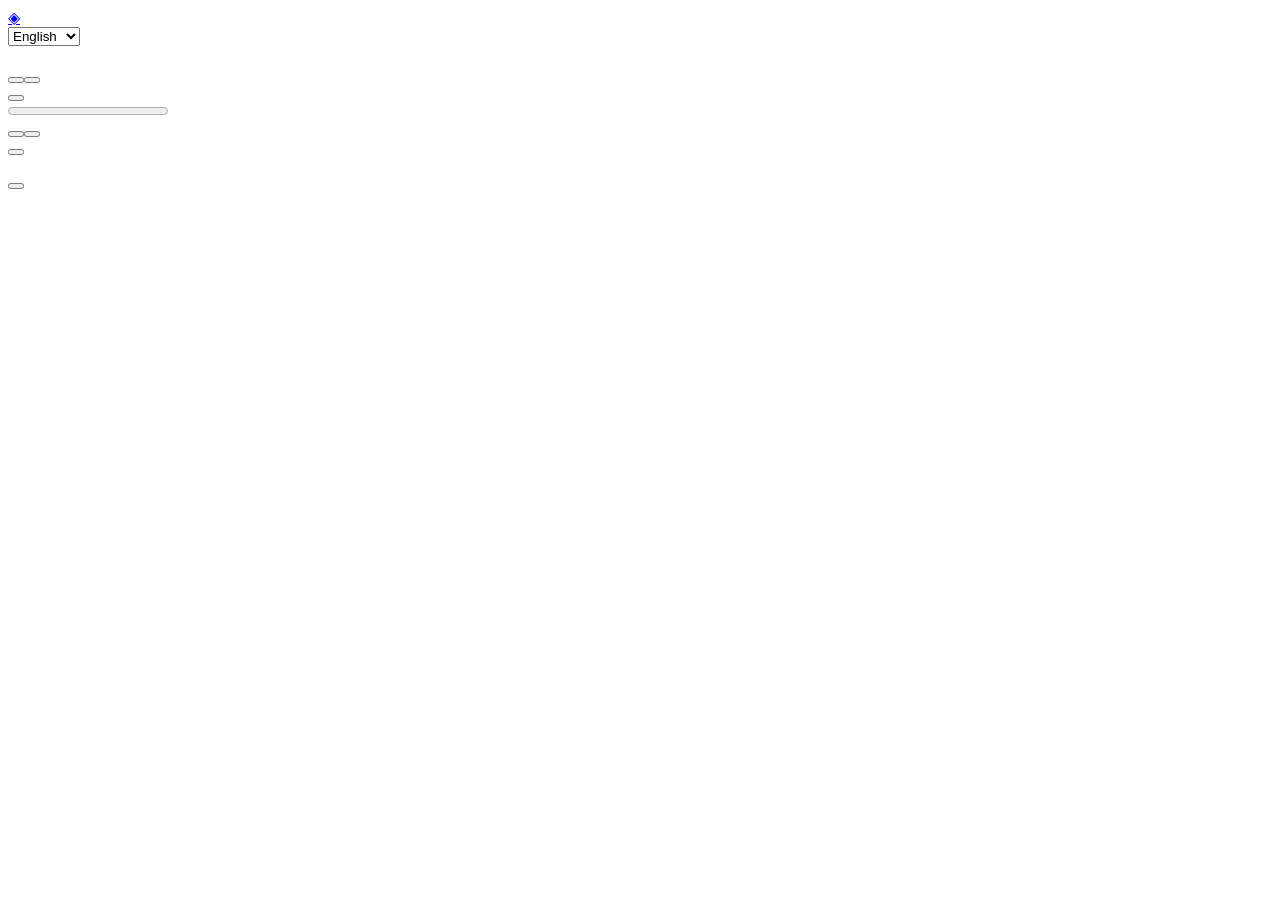
<file: web/index.template.html>
<!doctype html>
<html lang="en" dir="ltr">
<head>
  <meta charset="utf-8"><meta name="theme-color" content="#1d4ed8">
  <meta name="viewport" content="width=device-width,initial-scale=1,viewport-fit=cover">
  <meta name="color-scheme" content="light">
  <title>Your Choice — Your Vote</title>
  <style>/* STYLES */</style>
</head>
<body>
  <header class="topbar"><a class="brand" href="#">◈ <span id="brand"></span></a><div class="top-actions"><select id="language" aria-label="Language / שפה / Язык"><option value="en">English</option><option value="he">עברית</option><option value="ru">Русский</option></select></div></header>
  <main>
    <section class="intro"><p class="eyebrow" id="eyebrow"></p><h1 id="title"></h1><ul id="topics" class="topic-list"></ul><p id="subtitle"></p><a id="issues-link" href="issues.html" target="_blank" rel="noopener"></a></section>
    <section class="toolbar" aria-label="Questionnaire controls">
      <div class="segments"><button type="button" id="short"></button><button type="button" id="long"></button></div>
      <div class="toolbar-actions"><button type="button" id="reset"></button></div>
    </section>
    <div class="progress-line"><span id="progress-label" role="status"></span><span id="date"></span></div><progress id="progress" value="0" max="10"></progress>
    <nav class="tabs"><button type="button" id="quiz-tab"></button><button type="button" id="results-tab"></button></nav>
    <section id="quiz"><div id="question-navigation" class="question-navigation"><button id="back" type="button"></button><span id="step-label" role="status" aria-live="polite"></span></div><div id="questions"></div><div class="finish"><p id="skip-note"></p><div class="step-actions"><button class="primary" id="next" type="button"></button><button class="primary" id="calculate" type="button" hidden></button></div></div></section>
    <section id="results" hidden aria-label="Results">
      <div class="result-heading"><div><h2 id="results-title" tabindex="-1"></h2><p id="results-subtitle"></p></div><button type="button" id="edit"></button></div>
      <div class="research-options"><label><input type="checkbox" id="historical"><span id="historical-label"></span></label><label><input type="checkbox" id="estimates" checked><span id="estimates-label"></span></label></div>
      <p id="mode-note" class="notice"></p>
      <p id="coverage-note" class="coverage-note"></p>
      <div id="result-cards"></div>
      <details class="method"><summary id="method-title"></summary><p id="method-body"></p></details>
    </section>
    <footer id="footer"></footer>
  </main>
  <script id="compass-data" type="application/json">/* DATA */</script>
  <script>/* SCORING */</script>
  <script>/* APP */</script>
</body>
</html>
</file>
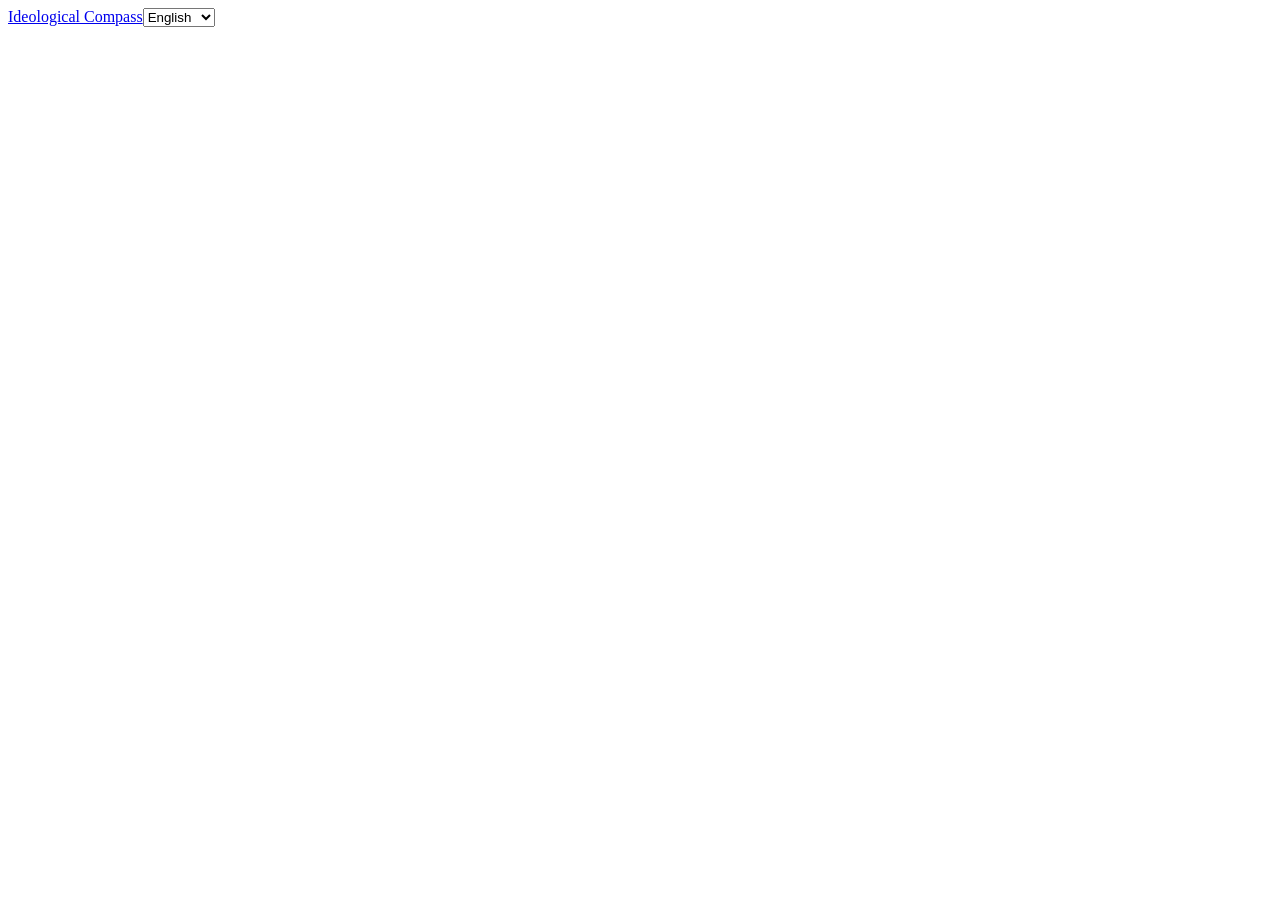
<file: web/issues.template.html>
<!doctype html>
<html lang="en" dir="ltr">
<head><meta charset="utf-8"><meta name="theme-color" content="#1d4ed8"><meta name="viewport" content="width=device-width,initial-scale=1,viewport-fit=cover"><title>Explore the issues</title><style>/* STYLES */</style></head>
<body>
<header class="topbar"><a class="brand" id="back" href="index.html">Ideological Compass</a><select id="language" aria-label="Language / שפה / Язык"><option value="en">English</option><option value="he">עברית</option><option value="ru">Русский</option></select></header>
<main class="issues-page"><section class="intro"><p class="eyebrow" id="eyebrow"></p><h1 id="title"></h1><p id="intro"></p></section><nav id="contents" aria-label="Topics"></nav><div id="issue-sections"></div><footer id="footer"></footer></main>
<script id="compass-data" type="application/json">/* DATA */</script><script>/* ISSUES_APP */</script>
</body></html>
</file>
